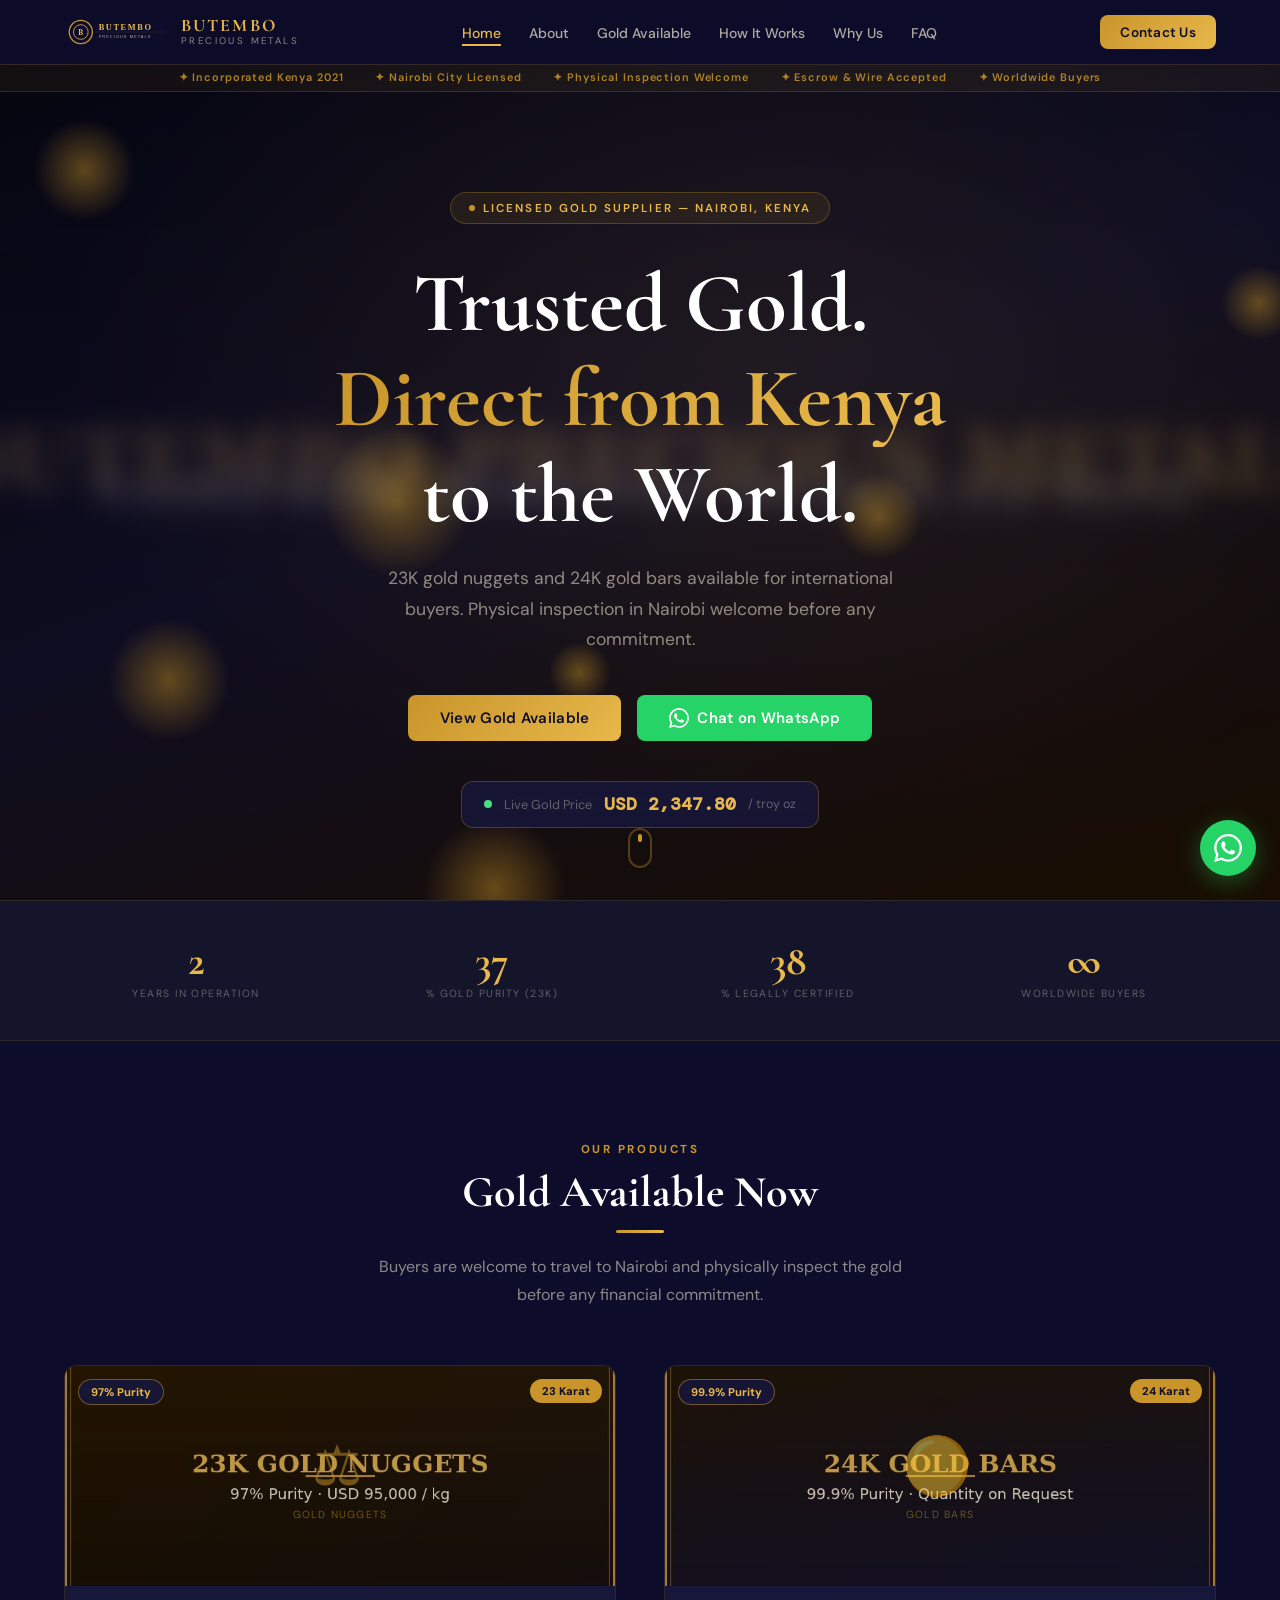
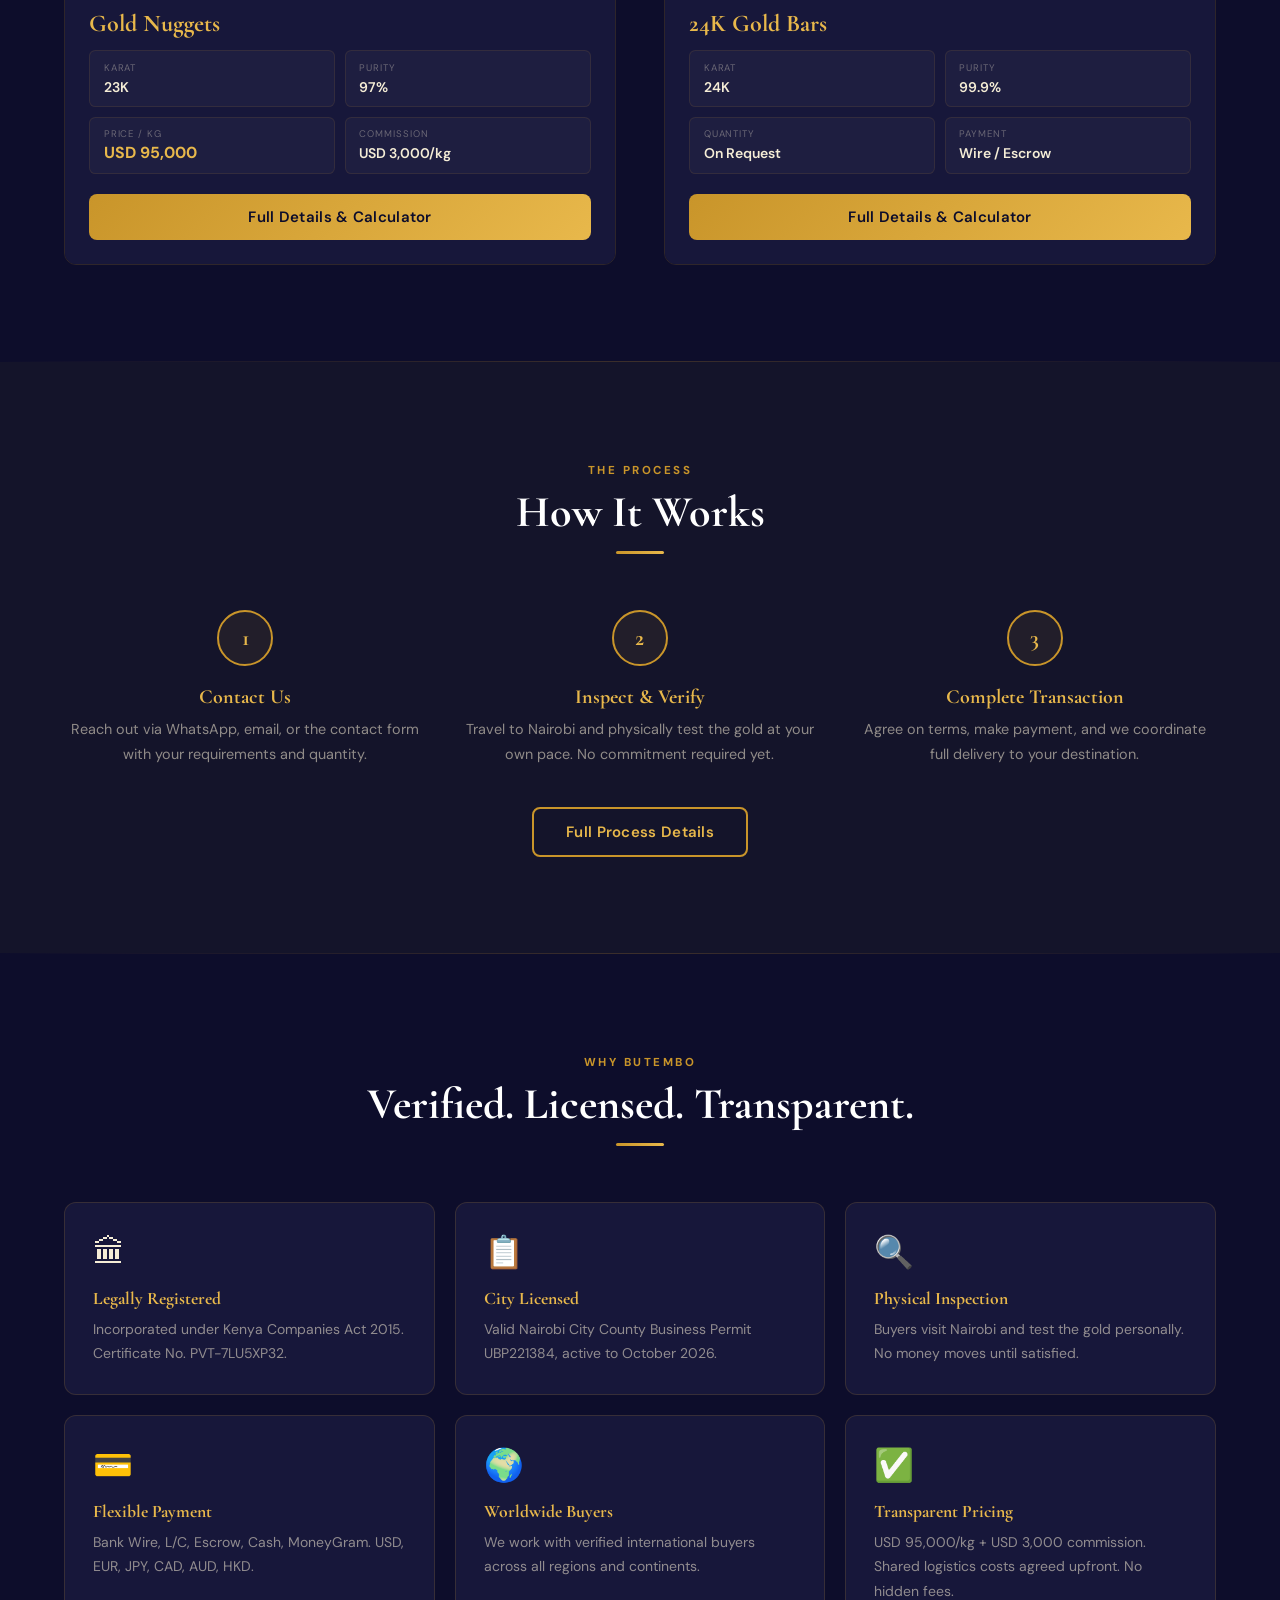
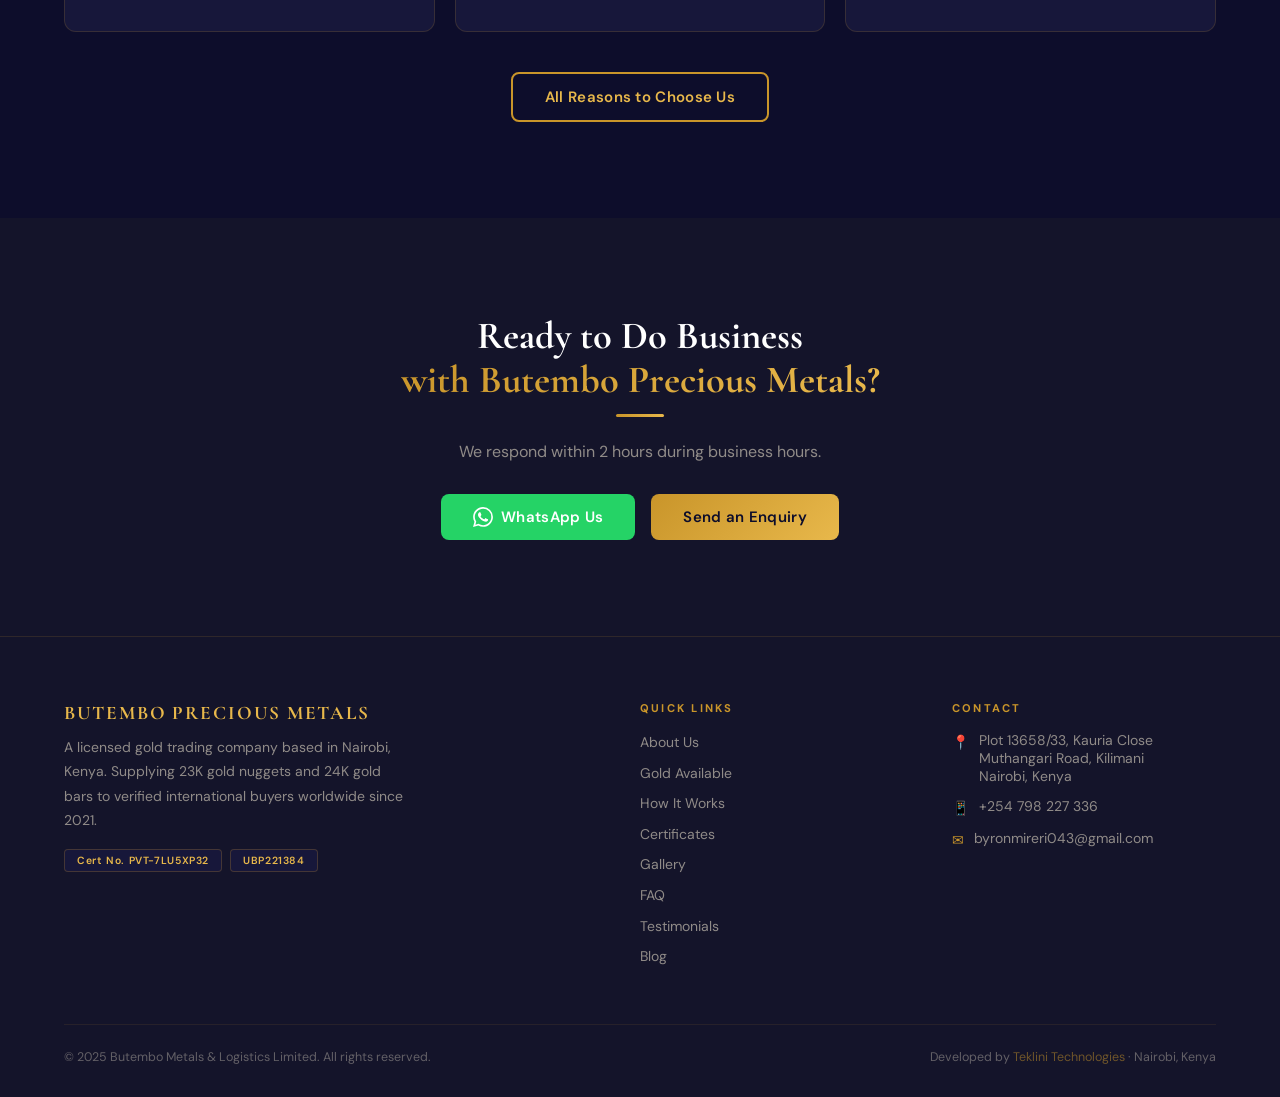
<file: index.html>
<!DOCTYPE html>
<html lang="en">
<head>
  <meta charset="UTF-8"/>
  <meta name="viewport" content="width=device-width,initial-scale=1.0"/>
  <meta name="description" content="Licensed gold supplier in Nairobi, Kenya. 23K gold nuggets and 24K gold bars for international buyers. Physical inspection welcome."/>
  <meta property="og:title" content="Butembo Precious Metals | Trusted Gold from Kenya to the World"/>
  <meta property="og:image" content="images/og.jpg"/>
  <meta property="og:type" content="website"/>
  <title>Butembo Precious Metals | Trusted Gold from Kenya to the World</title>
  <link rel="icon" type="image/png" href="images/favicon.png"/>
  <link rel="preconnect" href="https://fonts.googleapis.com"/>
  <link rel="preconnect" href="https://fonts.gstatic.com" crossorigin/>
  <link href="https://fonts.googleapis.com/css2?family=Cormorant+Garamond:wght@400;600;700&family=DM+Sans:wght@300;400;500;600&family=DM+Mono&display=swap" rel="stylesheet"/>
  <link rel="stylesheet" href="css/styles.css"/>
</head>
<body>
<nav id="navbar">
  <div class="container">
    <div class="nav-inner">
      <a href="index.html" class="nav-logo">
        <img src="images/logo.svg" alt="Butembo Precious Metals" style="height:42px;width:auto;"/>
        <div><div class="nav-logo-text-main">BUTEMBO</div><div class="nav-logo-text-sub">Precious Metals</div></div>
      </a>
      <ul class="nav-links"><li><a href="index.html" class="active">Home</a></li>
<li><a href="about.html" >About</a></li>
<li><a href="gold.html" >Gold Available</a></li>
<li><a href="how.html" >How It Works</a></li>
<li><a href="why.html" >Why Us</a></li>
<li><a href="faq.html" >FAQ</a></li></ul>
      <a href="contact.html" class="btn btn-gold btn-sm nav-cta">Contact Us</a>
      <button class="nav-menu-btn" id="menu-btn" aria-label="Open menu">
        <svg width="22" height="22" fill="none" stroke="currentColor" stroke-width="2" viewBox="0 0 24 24"><path stroke-linecap="round" stroke-linejoin="round" d="M4 6h16M4 12h16M4 18h16"/></svg>
      </button>
    </div>
  </div>
  <div class="mobile-menu" id="mobile-menu">
    <a href="index.html">Home</a><a href="about.html">About Us</a><a href="gold.html">Gold Available</a>
    <a href="how.html">How It Works</a><a href="why.html">Why Choose Us</a><a href="gallery.html">Gallery</a>
    <a href="certificates.html">Certificates</a><a href="faq.html">FAQ</a>
    <a href="testimonials.html">Testimonials</a><a href="blog.html">Blog</a>
    <a href="contact.html" class="btn btn-gold" style="display:block;text-align:center;margin-top:.75rem;">Contact Us</a>
  </div>
</nav>
<div class="trust-strip">
  <div class="trust-strip-inner">
    <span class="trust-badge">&#10022; Incorporated Kenya 2021</span>
    <span class="trust-badge">&#10022; Nairobi City Licensed</span>
    <span class="trust-badge">&#10022; Physical Inspection Welcome</span>
    <span class="trust-badge">&#10022; Escrow &amp; Wire Accepted</span>
    <span class="trust-badge">&#10022; Worldwide Buyers</span>
  </div>
</div>
<main>

<section class="hero">
  <div class="hero-bg">
    <div class="hero-gradient"></div>
    <div class="hero-particles"></div>
    <div style="position:absolute;inset:0;background:url('images/hero.jpg') center/cover no-repeat;opacity:.25; filter: blur(12px); transform: scale(1.1);"></div>
  </div>
  <div class="hero-content" data-aos="fade-up">
    <div class="hero-badge" data-aos="fade-down"><span class="pulse-dot"></span>Licensed Gold Supplier &mdash; Nairobi, Kenya</div>
    <h1 class="serif"><span style="color:#fff;">Trusted Gold.</span><span class="grad-gold">Direct from Kenya</span><span style="color:#fff;">to the World.</span></h1>
    <p>23K gold nuggets and 24K gold bars available for international buyers. Physical inspection in Nairobi welcome before any commitment.</p>
    <div class="hero-btns">
      <a href="gold.html" class="btn btn-gold">View Gold Available</a>
      <a href="https://wa.me/254798227336?text=Hello%20Butembo%2C%20I%20am%20interested%20in%20purchasing%20gold.%20Please%20advise%20on%20availability." target="_blank" class="btn btn-wa"><svg width="20" height="20" fill="currentColor" viewBox="0 0 24 24"><path d="M17.472 14.382c-.297-.149-1.758-.867-2.03-.967-.273-.099-.471-.148-.67.15-.197.297-.767.966-.94 1.164-.173.199-.347.223-.644.075-.297-.15-1.255-.463-2.39-1.475-.883-.788-1.48-1.761-1.653-2.059-.173-.297-.018-.458.13-.606.134-.133.298-.347.446-.52.149-.174.198-.298.298-.497.099-.198.05-.371-.025-.52-.075-.149-.669-1.612-.916-2.207-.242-.579-.487-.5-.669-.51-.173-.008-.371-.01-.57-.01-.198 0-.52.074-.792.372-.272.297-1.04 1.016-1.04 2.479 0 1.462 1.065 2.875 1.213 3.074.149.198 2.096 3.2 5.077 4.487.709.306 1.262.489 1.694.625.712.227 1.36.195 1.871.118.571-.085 1.758-.719 2.006-1.413.248-.694.248-1.289.173-1.413-.074-.124-.272-.198-.57-.347m-5.421 7.403h-.004a9.87 9.87 0 01-5.031-1.378l-.361-.214-3.741.982.998-3.648-.235-.374a9.86 9.86 0 01-1.51-5.26c.001-5.45 4.436-9.884 9.888-9.884 2.64 0 5.122 1.03 6.988 2.898a9.825 9.825 0 012.893 6.994c-.003 5.45-4.437 9.884-9.885 9.884m8.413-18.297A11.815 11.815 0 0012.05 0C5.495 0 .16 5.335.157 11.892c0 2.096.547 4.142 1.588 5.945L.057 24l6.305-1.654a11.882 11.882 0 005.683 1.448h.005c6.554 0 11.89-5.335 11.893-11.893a11.821 11.821 0 00-3.48-8.413z"/></svg> Chat on WhatsApp</a>
    </div>
    <div class="ticker-pill">
      <span class="ticker-dot"></span>
      <span class="ticker-label">Live Gold Price</span>
      <span class="ticker-val" id="gold-price-display">Loading...</span>
      <span class="ticker-unit">/ troy oz</span>
    </div>
  </div>
  <div class="scroll-hint"><div class="scroll-hint-inner"><div class="scroll-hint-dot"></div></div></div>
</section>

<div class="stats-bar">
  <div class="container">
    <div class="stats-grid">
      <div data-aos="fade-up"><div class="stat-val counter" data-target="4">0</div><div class="stat-label">Years in Operation</div></div>
      <div data-aos="fade-up" data-aos-delay="100"><div class="stat-val counter" data-target="97">0</div><div class="stat-label">% Gold Purity (23K)</div></div>
      <div data-aos="fade-up" data-aos-delay="200"><div class="stat-val counter" data-target="100">0</div><div class="stat-label">% Legally Certified</div></div>
      <div data-aos="fade-up" data-aos-delay="300"><div class="stat-val">&infin;</div><div class="stat-label">Worldwide Buyers</div></div>
    </div>
  </div>
</div>

<section class="section">
  <div class="container">
    <div class="section-head">
      <span class="section-tag">Our Products</span>
      <h2 class="section-title serif">Gold Available Now</h2>
      <div class="gold-rule"></div>
      <p class="section-sub">Buyers are welcome to travel to Nairobi and physically inspect the gold before any financial commitment.</p>
    </div>
    <div class="grid-2">
      <div class="product-card" data-aos="fade-right">
        <div class="product-img">
          <img src="images/nuggets.jpg" alt="23K Gold Nuggets"/>
          <div class="product-img-fallback"><span class="icon">&#9878;</span><span>Gold Nuggets</span></div>
          <span class="product-badge product-badge-karat">23 Karat</span>
          <span class="product-badge product-badge-purity">97% Purity</span>
        </div>
        <div class="product-body">
          <h3 class="serif" style="font-size:1.5rem;color:var(--gold2);margin-bottom:.75rem;">Gold Nuggets</h3>
          <div class="spec-grid" style="margin-bottom:1.25rem;">
            <div class="spec-item"><span class="spec-label">Karat</span><span class="spec-val">23K</span></div><div class="spec-item"><span class="spec-label">Purity</span><span class="spec-val">97%</span></div><div class="spec-item"><span class="spec-label">Price / kg</span><span class="spec-val highlight">USD 95,000</span></div><div class="spec-item"><span class="spec-label">Commission</span><span class="spec-val">USD 3,000/kg</span></div>
          </div>
          <a href="gold.html" class="btn btn-gold" style="width:100%;justify-content:center;">Full Details &amp; Calculator</a>
        </div>
      </div>
      <div class="product-card" data-aos="fade-left">
        <div class="product-img">
          <img src="images/bars.jpg" alt="24K Gold Bars"/>
          <div class="product-img-fallback"><span class="icon">&#128993;</span><span>Gold Bars</span></div>
          <span class="product-badge product-badge-karat">24 Karat</span>
          <span class="product-badge product-badge-purity">99.9% Purity</span>
        </div>
        <div class="product-body">
          <h3 class="serif" style="font-size:1.5rem;color:var(--gold2);margin-bottom:.75rem;">24K Gold Bars</h3>
          <div class="spec-grid" style="margin-bottom:1.25rem;">
            <div class="spec-item"><span class="spec-label">Karat</span><span class="spec-val">24K</span></div><div class="spec-item"><span class="spec-label">Purity</span><span class="spec-val">99.9%</span></div><div class="spec-item"><span class="spec-label">Quantity</span><span class="spec-val">On Request</span></div><div class="spec-item"><span class="spec-label">Payment</span><span class="spec-val">Wire / Escrow</span></div>
          </div>
          <a href="gold.html" class="btn btn-gold" style="width:100%;justify-content:center;">Full Details &amp; Calculator</a>
        </div>
      </div>
    </div>
  </div>
</section>

<div class="section-divider"></div>

<section class="section" style="background:var(--navyL);">
  <div class="container">
    <div class="section-head">
      <span class="section-tag">The Process</span>
      <h2 class="section-title serif">How It Works</h2>
      <div class="gold-rule"></div>
    </div>
    <div class="steps-grid">
      <div style="text-align:center;" data-aos="fade-up"><div class="step-num">1</div><h3 class="serif" style="font-size:1.25rem;color:var(--gold2);margin-bottom:.5rem;">Contact Us</h3><p style="color:var(--gray);font-size:.9rem;line-height:1.75;">Reach out via WhatsApp, email, or the contact form with your requirements and quantity.</p></div>
      <div style="text-align:center;" data-aos="fade-up" data-aos-delay="120"><div class="step-num">2</div><h3 class="serif" style="font-size:1.25rem;color:var(--gold2);margin-bottom:.5rem;">Inspect &amp; Verify</h3><p style="color:var(--gray);font-size:.9rem;line-height:1.75;">Travel to Nairobi and physically test the gold at your own pace. No commitment required yet.</p></div>
      <div style="text-align:center;" data-aos="fade-up" data-aos-delay="240"><div class="step-num">3</div><h3 class="serif" style="font-size:1.25rem;color:var(--gold2);margin-bottom:.5rem;">Complete Transaction</h3><p style="color:var(--gray);font-size:.9rem;line-height:1.75;">Agree on terms, make payment, and we coordinate full delivery to your destination.</p></div>
    </div>
    <div style="text-align:center;margin-top:2.5rem;" data-aos="fade-up"><a href="how.html" class="btn btn-outline">Full Process Details</a></div>
  </div>
</section>

<div class="section-divider"></div>

<section class="section">
  <div class="container">
    <div class="section-head">
      <span class="section-tag">Why Butembo</span>
      <h2 class="section-title serif">Verified. Licensed. Transparent.</h2>
      <div class="gold-rule"></div>
    </div>
    <div class="trust-grid">
      <div class="card" data-aos="fade-up"><span class="trust-icon">&#127963;</span><h4 class="serif" style="color:var(--gold2);font-size:1.1rem;margin-bottom:.5rem;">Legally Registered</h4><p style="color:var(--gray);font-size:.875rem;line-height:1.75;">Incorporated under Kenya Companies Act 2015. Certificate No. PVT-7LU5XP32.</p></div>
      <div class="card" data-aos="fade-up" data-aos-delay="80"><span class="trust-icon">&#128203;</span><h4 class="serif" style="color:var(--gold2);font-size:1.1rem;margin-bottom:.5rem;">City Licensed</h4><p style="color:var(--gray);font-size:.875rem;line-height:1.75;">Valid Nairobi City County Business Permit UBP221384, active to October 2026.</p></div>
      <div class="card" data-aos="fade-up" data-aos-delay="160"><span class="trust-icon">&#128269;</span><h4 class="serif" style="color:var(--gold2);font-size:1.1rem;margin-bottom:.5rem;">Physical Inspection</h4><p style="color:var(--gray);font-size:.875rem;line-height:1.75;">Buyers visit Nairobi and test the gold personally. No money moves until satisfied.</p></div>
      <div class="card" data-aos="fade-up" data-aos-delay="240"><span class="trust-icon">&#128179;</span><h4 class="serif" style="color:var(--gold2);font-size:1.1rem;margin-bottom:.5rem;">Flexible Payment</h4><p style="color:var(--gray);font-size:.875rem;line-height:1.75;">Bank Wire, L/C, Escrow, Cash, MoneyGram. USD, EUR, JPY, CAD, AUD, HKD.</p></div>
      <div class="card" data-aos="fade-up" data-aos-delay="320"><span class="trust-icon">&#127757;</span><h4 class="serif" style="color:var(--gold2);font-size:1.1rem;margin-bottom:.5rem;">Worldwide Buyers</h4><p style="color:var(--gray);font-size:.875rem;line-height:1.75;">We work with verified international buyers across all regions and continents.</p></div>
      <div class="card" data-aos="fade-up" data-aos-delay="400"><span class="trust-icon">&#9989;</span><h4 class="serif" style="color:var(--gold2);font-size:1.1rem;margin-bottom:.5rem;">Transparent Pricing</h4><p style="color:var(--gray);font-size:.875rem;line-height:1.75;">USD 95,000/kg + USD 3,000 commission. Shared logistics costs agreed upfront. No hidden fees.</p></div>
    </div>
    <div style="text-align:center;margin-top:2.5rem;" data-aos="fade-up"><a href="why.html" class="btn btn-outline">All Reasons to Choose Us</a></div>
  </div>
</section>

<section class="section" style="background:var(--navyL);text-align:center;">
  <div class="container-sm" data-aos="fade-up">
    <h2 class="serif" style="font-size:clamp(1.6rem,3.5vw,2.4rem);color:#fff;margin-bottom:.75rem;">Ready to Do Business<br/><span class="grad-gold">with Butembo Precious Metals?</span></h2>
    <div class="gold-rule" style="margin:.75rem auto 1.5rem;"></div>
    <p style="color:var(--gray);margin-bottom:2rem;">We respond within 2 hours during business hours.</p>
    <div style="display:flex;gap:1rem;justify-content:center;flex-wrap:wrap;">
      <a href="https://wa.me/254798227336?text=Hello%20Butembo%2C%20I%20am%20ready%20to%20discuss%20a%20gold%20purchase." target="_blank" class="btn btn-wa"><svg width="20" height="20" fill="currentColor" viewBox="0 0 24 24"><path d="M17.472 14.382c-.297-.149-1.758-.867-2.03-.967-.273-.099-.471-.148-.67.15-.197.297-.767.966-.94 1.164-.173.199-.347.223-.644.075-.297-.15-1.255-.463-2.39-1.475-.883-.788-1.48-1.761-1.653-2.059-.173-.297-.018-.458.13-.606.134-.133.298-.347.446-.52.149-.174.198-.298.298-.497.099-.198.05-.371-.025-.52-.075-.149-.669-1.612-.916-2.207-.242-.579-.487-.5-.669-.51-.173-.008-.371-.01-.57-.01-.198 0-.52.074-.792.372-.272.297-1.04 1.016-1.04 2.479 0 1.462 1.065 2.875 1.213 3.074.149.198 2.096 3.2 5.077 4.487.709.306 1.262.489 1.694.625.712.227 1.36.195 1.871.118.571-.085 1.758-.719 2.006-1.413.248-.694.248-1.289.173-1.413-.074-.124-.272-.198-.57-.347m-5.421 7.403h-.004a9.87 9.87 0 01-5.031-1.378l-.361-.214-3.741.982.998-3.648-.235-.374a9.86 9.86 0 01-1.51-5.26c.001-5.45 4.436-9.884 9.888-9.884 2.64 0 5.122 1.03 6.988 2.898a9.825 9.825 0 012.893 6.994c-.003 5.45-4.437 9.884-9.885 9.884m8.413-18.297A11.815 11.815 0 0012.05 0C5.495 0 .16 5.335.157 11.892c0 2.096.547 4.142 1.588 5.945L.057 24l6.305-1.654a11.882 11.882 0 005.683 1.448h.005c6.554 0 11.89-5.335 11.893-11.893a11.821 11.821 0 00-3.48-8.413z"/></svg> WhatsApp Us</a>
      <a href="contact.html" class="btn btn-gold">Send an Enquiry</a>
    </div>
  </div>
</section>
</main>

<footer>
  <div class="container">
    <div class="footer-grid">
      <div>
        <div class="footer-logo-text">BUTEMBO PRECIOUS METALS</div>
        <p class="footer-desc">A licensed gold trading company based in Nairobi, Kenya. Supplying 23K gold nuggets and 24K gold bars to verified international buyers worldwide since 2021.</p>
        <div class="footer-certs">
          <span class="footer-cert">Cert No. PVT-7LU5XP32</span>
          <span class="footer-cert">UBP221384</span>
        </div>
      </div>
      <div>
        <div class="footer-col-title">Quick Links</div>
        <ul class="footer-links">
          <li><a href="about.html">About Us</a></li>
          <li><a href="gold.html">Gold Available</a></li>
          <li><a href="how.html">How It Works</a></li>
          <li><a href="certificates.html">Certificates</a></li>
          <li><a href="gallery.html">Gallery</a></li>
          <li><a href="faq.html">FAQ</a></li>
          <li><a href="testimonials.html">Testimonials</a></li>
          <li><a href="blog.html">Blog</a></li>
        </ul>
      </div>
      <div>
        <div class="footer-col-title">Contact</div>
        <div class="footer-contact-item"><span class="icon">&#128205;</span><span>Plot 13658/33, Kauria Close<br/>Muthangari Road, Kilimani<br/>Nairobi, Kenya</span></div>
        <div class="footer-contact-item"><span class="icon">&#128241;</span><a href="https://wa.me/254798227336?text=Hello%20Butembo%20Precious%20Metals%2C%20I%20would%20like%20to%20enquire%20about%20your%20gold." target="_blank">+254 798 227 336</a></div>
        <div class="footer-contact-item"><span class="icon">&#9993;</span><a href="mailto:byronmireri043@gmail.com">byronmireri043@gmail.com</a></div>
      </div>
    </div>
    <div class="footer-bottom">
      <span>&copy; 2025 Butembo Metals &amp; Logistics Limited. All rights reserved.</span>
      <span>Developed by <a href="#">Teklini Technologies</a> &middot; Nairobi, Kenya</span>
    </div>
  </div>
</footer>
<a href="https://wa.me/254798227336?text=Hello%20Butembo%20Precious%20Metals%2C%20I%20would%20like%20to%20enquire%20about%20your%20gold." target="_blank" rel="noopener" class="wa-float" aria-label="Chat on WhatsApp">
  <svg viewBox="0 0 24 24" fill="white"><path d="M17.472 14.382c-.297-.149-1.758-.867-2.03-.967-.273-.099-.471-.148-.67.15-.197.297-.767.966-.94 1.164-.173.199-.347.223-.644.075-.297-.15-1.255-.463-2.39-1.475-.883-.788-1.48-1.761-1.653-2.059-.173-.297-.018-.458.13-.606.134-.133.298-.347.446-.52.149-.174.198-.298.298-.497.099-.198.05-.371-.025-.52-.075-.149-.669-1.612-.916-2.207-.242-.579-.487-.5-.669-.51-.173-.008-.371-.01-.57-.01-.198 0-.52.074-.792.372-.272.297-1.04 1.016-1.04 2.479 0 1.462 1.065 2.875 1.213 3.074.149.198 2.096 3.2 5.077 4.487.709.306 1.262.489 1.694.625.712.227 1.36.195 1.871.118.571-.085 1.758-.719 2.006-1.413.248-.694.248-1.289.173-1.413-.074-.124-.272-.198-.57-.347m-5.421 7.403h-.004a9.87 9.87 0 01-5.031-1.378l-.361-.214-3.741.982.998-3.648-.235-.374a9.86 9.86 0 01-1.51-5.26c.001-5.45 4.436-9.884 9.888-9.884 2.64 0 5.122 1.03 6.988 2.898a9.825 9.825 0 012.893 6.994c-.003 5.45-4.437 9.884-9.885 9.884m8.413-18.297A11.815 11.815 0 0012.05 0C5.495 0 .16 5.335.157 11.892c0 2.096.547 4.142 1.588 5.945L.057 24l6.305-1.654a11.882 11.882 0 005.683 1.448h.005c6.554 0 11.89-5.335 11.893-11.893a11.821 11.821 0 00-3.48-8.413z"/></svg>
</a>
<script src="js/main.js"></script>
</body>
</html>
</file>
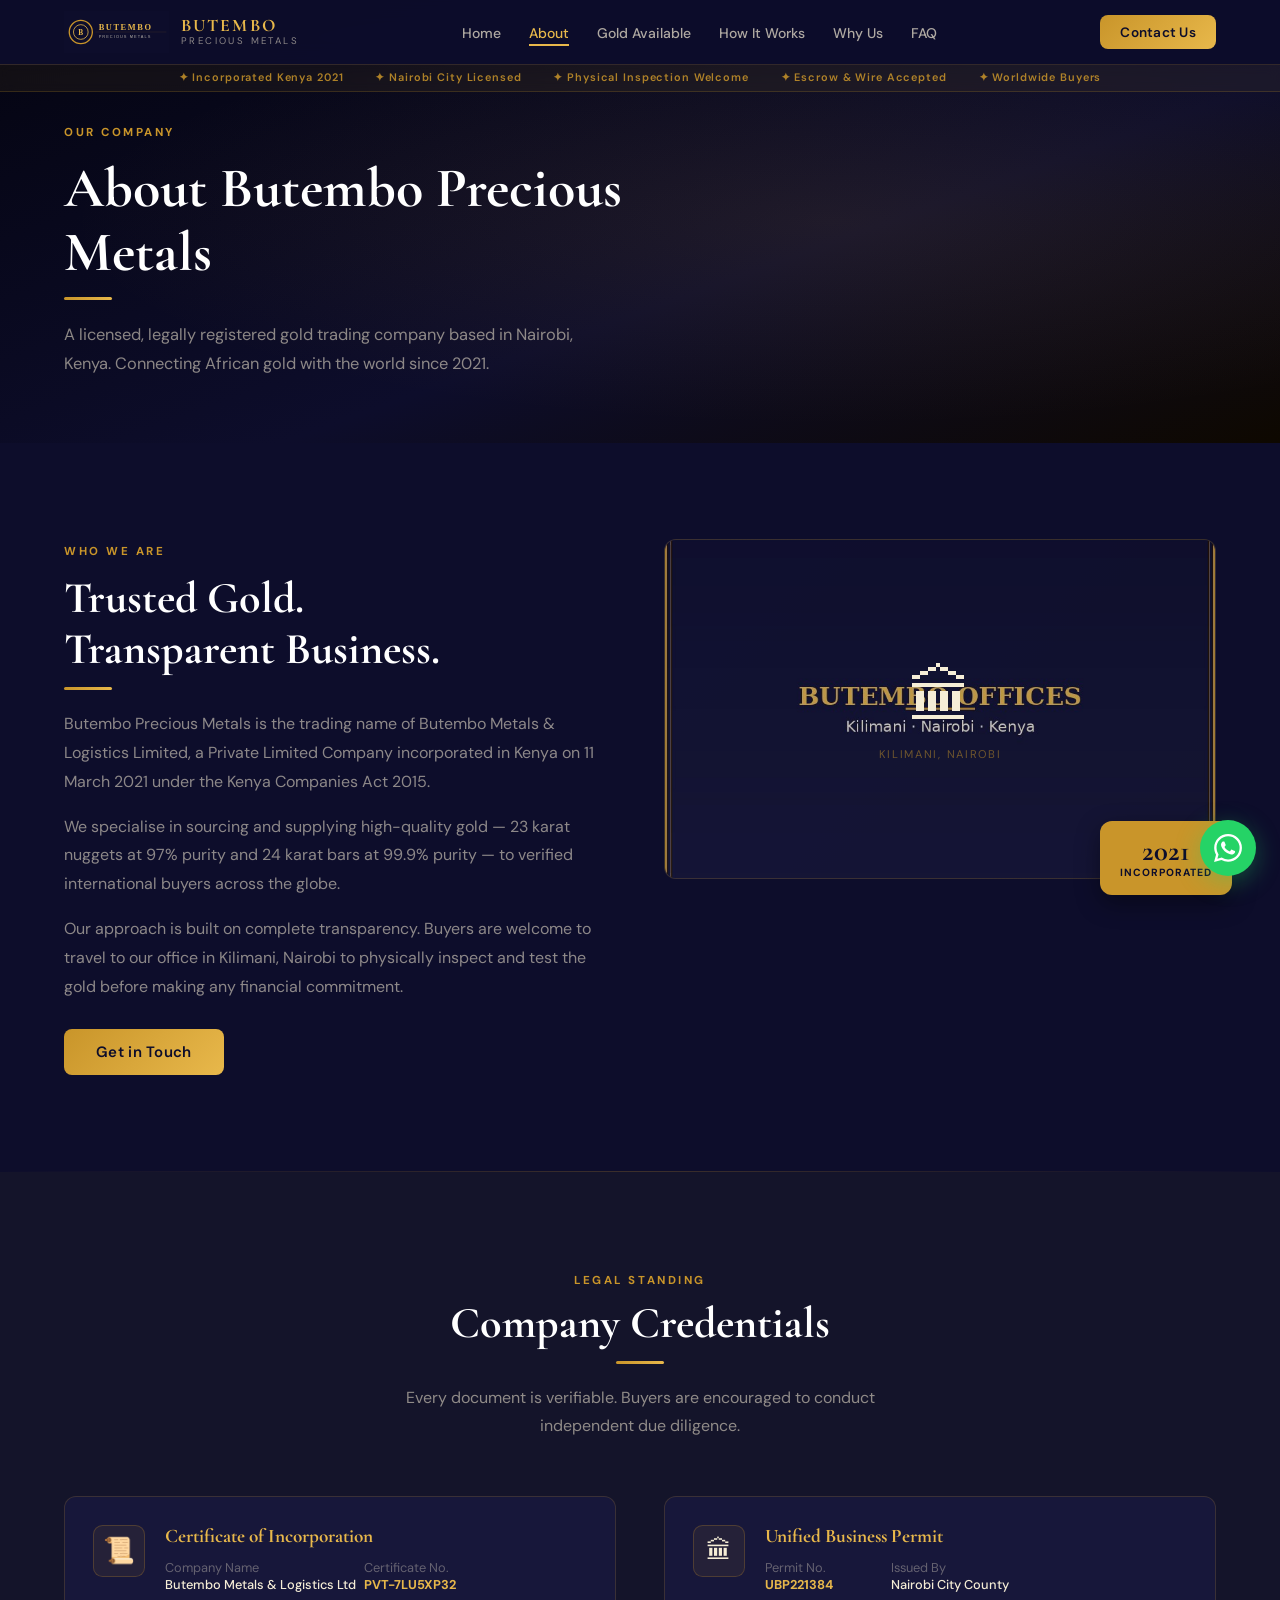
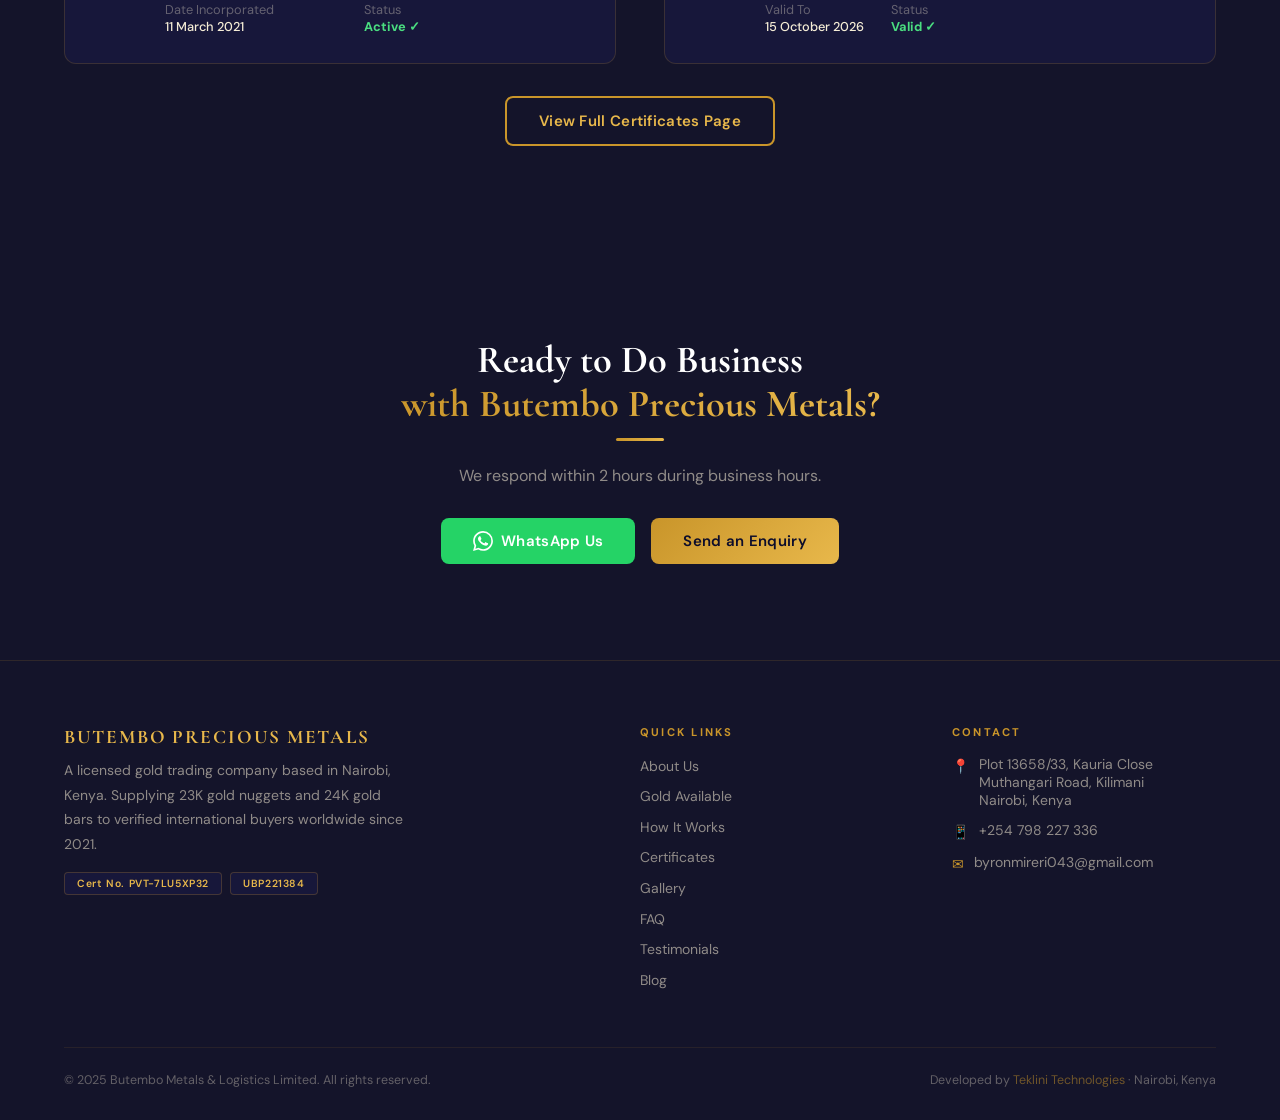
<file: about.html>
<!DOCTYPE html>
<html lang="en">
<head>
  <meta charset="UTF-8"/>
  <meta name="viewport" content="width=device-width,initial-scale=1.0"/>
  <meta name="description" content="Learn about Butembo Metals &amp; Logistics Limited — incorporated Kenya 2021, city licensed, supplying gold to international buyers."/>
  <meta property="og:title" content="About Us | Butembo Precious Metals"/>
  <meta property="og:image" content="images/og.jpg"/>
  <meta property="og:type" content="website"/>
  <title>About Us | Butembo Precious Metals</title>
  <link rel="icon" type="image/png" href="images/favicon.png"/>
  <link rel="preconnect" href="https://fonts.googleapis.com"/>
  <link rel="preconnect" href="https://fonts.gstatic.com" crossorigin/>
  <link href="https://fonts.googleapis.com/css2?family=Cormorant+Garamond:wght@400;600;700&family=DM+Sans:wght@300;400;500;600&family=DM+Mono&display=swap" rel="stylesheet"/>
  <link rel="stylesheet" href="css/styles.css"/>
</head>
<body>
<nav id="navbar">
  <div class="container">
    <div class="nav-inner">
      <a href="index.html" class="nav-logo">
        <img src="images/logo.svg" alt="Butembo Precious Metals" style="height:42px;width:auto;"/>
        <div><div class="nav-logo-text-main">BUTEMBO</div><div class="nav-logo-text-sub">Precious Metals</div></div>
      </a>
      <ul class="nav-links"><li><a href="index.html" >Home</a></li>
<li><a href="about.html" class="active">About</a></li>
<li><a href="gold.html" >Gold Available</a></li>
<li><a href="how.html" >How It Works</a></li>
<li><a href="why.html" >Why Us</a></li>
<li><a href="faq.html" >FAQ</a></li></ul>
      <a href="contact.html" class="btn btn-gold btn-sm nav-cta">Contact Us</a>
      <button class="nav-menu-btn" id="menu-btn" aria-label="Open menu">
        <svg width="22" height="22" fill="none" stroke="currentColor" stroke-width="2" viewBox="0 0 24 24"><path stroke-linecap="round" stroke-linejoin="round" d="M4 6h16M4 12h16M4 18h16"/></svg>
      </button>
    </div>
  </div>
  <div class="mobile-menu" id="mobile-menu">
    <a href="index.html">Home</a><a href="about.html">About Us</a><a href="gold.html">Gold Available</a>
    <a href="how.html">How It Works</a><a href="why.html">Why Choose Us</a><a href="gallery.html">Gallery</a>
    <a href="certificates.html">Certificates</a><a href="faq.html">FAQ</a>
    <a href="testimonials.html">Testimonials</a><a href="blog.html">Blog</a>
    <a href="contact.html" class="btn btn-gold" style="display:block;text-align:center;margin-top:.75rem;">Contact Us</a>
  </div>
</nav>
<div class="trust-strip">
  <div class="trust-strip-inner">
    <span class="trust-badge">&#10022; Incorporated Kenya 2021</span>
    <span class="trust-badge">&#10022; Nairobi City Licensed</span>
    <span class="trust-badge">&#10022; Physical Inspection Welcome</span>
    <span class="trust-badge">&#10022; Escrow &amp; Wire Accepted</span>
    <span class="trust-badge">&#10022; Worldwide Buyers</span>
  </div>
</div>
<main>

<div class="page-hero page-offset">
  <div class="container page-hero-content">
    <span class="section-tag" data-aos="fade-up">Our Company</span>
    <h1 class="serif" style="font-size:clamp(2.2rem,5vw,3.5rem);color:#fff;max-width:640px;margin-top:.4rem;" data-aos="fade-up" data-aos-delay="80">About Butembo Precious Metals</h1>
    <div class="gold-rule" data-aos="fade-up" data-aos-delay="160"></div>
    <p style="color:var(--gray);max-width:520px;line-height:1.8;font-size:1.025rem;" data-aos="fade-up" data-aos-delay="220">A licensed, legally registered gold trading company based in Nairobi, Kenya. Connecting African gold with the world since 2021.</p>
  </div>
</div>
<section class="section">
  <div class="container">
    <div class="grid-2">
      <div data-aos="fade-right">
        <span class="section-tag">Who We Are</span>
        <h2 class="section-title serif" style="margin-top:.3rem;">Trusted Gold.<br/>Transparent Business.</h2>
        <div class="gold-rule"></div>
        <p style="color:var(--gray);line-height:1.8;margin-bottom:1rem;">Butembo Precious Metals is the trading name of Butembo Metals &amp; Logistics Limited, a Private Limited Company incorporated in Kenya on 11 March 2021 under the Kenya Companies Act 2015.</p>
        <p style="color:var(--gray);line-height:1.8;margin-bottom:1rem;">We specialise in sourcing and supplying high-quality gold — 23 karat nuggets at 97% purity and 24 karat bars at 99.9% purity — to verified international buyers across the globe.</p>
        <p style="color:var(--gray);line-height:1.8;margin-bottom:1.75rem;">Our approach is built on complete transparency. Buyers are welcome to travel to our office in Kilimani, Nairobi to physically inspect and test the gold before making any financial commitment.</p>
        <a href="contact.html" class="btn btn-gold">Get in Touch</a>
      </div>
      <div data-aos="fade-left">
        <div style="position:relative;">
          <div style="border-radius:.75rem;overflow:hidden;height:340px;background:linear-gradient(135deg,var(--card),var(--navyL));border:1px solid rgba(201,149,42,.2);display:flex;align-items:center;justify-content:center;">
            <img src="images/office.jpg" alt="Butembo Office" style="width:100%;height:100%;object-fit:cover;opacity:.8;"/>
            <div style="position:absolute;inset:0;display:flex;align-items:center;justify-content:center;flex-direction:column;gap:.5rem;">
              <span style="font-size:4rem;">&#127963;</span>
              <span style="font-size:.7rem;color:rgba(201,149,42,.5);text-transform:uppercase;letter-spacing:.15em;">Kilimani, Nairobi</span>
            </div>
          </div>
          <div style="position:absolute;bottom:-1rem;right:-1rem;background:var(--gold);color:var(--navy);padding:1rem 1.25rem;border-radius:.75rem;text-align:center;font-weight:700;box-shadow:0 8px 24px rgba(0,0,0,.4);">
            <div class="serif" style="font-size:1.8rem;line-height:1;">2021</div>
            <div style="font-size:.65rem;text-transform:uppercase;letter-spacing:.1em;">Incorporated</div>
          </div>
        </div>
      </div>
    </div>
  </div>
</section>
<div class="section-divider"></div>
<section class="section" style="background:var(--navyL);">
  <div class="container">
    <div class="section-head">
      <span class="section-tag">Legal Standing</span>
      <h2 class="section-title serif">Company Credentials</h2>
      <div class="gold-rule"></div>
      <p class="section-sub">Every document is verifiable. Buyers are encouraged to conduct independent due diligence.</p>
    </div>
    <div class="grid-2">
      <div class="cred-card" data-aos="fade-right">
        <div class="cred-icon">&#128220;</div>
        <div>
          <h3 class="serif" style="color:var(--gold2);font-size:1.2rem;margin-bottom:.75rem;">Certificate of Incorporation</h3>
          <div class="cred-rows">
            <div class="cred-row"><span class="cl">Company Name</span><br/><span class="cv">Butembo Metals &amp; Logistics Ltd</span></div>
            <div class="cred-row"><span class="cl">Certificate No.</span><br/><span class="cv bold">PVT-7LU5XP32</span></div>
            <div class="cred-row"><span class="cl">Date Incorporated</span><br/><span class="cv">11 March 2021</span></div>
            <div class="cred-row"><span class="cl">Status</span><br/><span class="cv active">Active &#10003;</span></div>
          </div>
        </div>
      </div>
      <div class="cred-card" data-aos="fade-left">
        <div class="cred-icon">&#127963;</div>
        <div>
          <h3 class="serif" style="color:var(--gold2);font-size:1.2rem;margin-bottom:.75rem;">Unified Business Permit</h3>
          <div class="cred-rows">
            <div class="cred-row"><span class="cl">Permit No.</span><br/><span class="cv bold">UBP221384</span></div>
            <div class="cred-row"><span class="cl">Issued By</span><br/><span class="cv">Nairobi City County</span></div>
            <div class="cred-row"><span class="cl">Valid To</span><br/><span class="cv">15 October 2026</span></div>
            <div class="cred-row"><span class="cl">Status</span><br/><span class="cv active">Valid &#10003;</span></div>
          </div>
        </div>
      </div>
    </div>
    <div style="text-align:center;margin-top:2rem;" data-aos="fade-up">
      <a href="certificates.html" class="btn btn-outline">View Full Certificates Page</a>
    </div>
  </div>
</section>

<section class="section" style="background:var(--navyL);text-align:center;">
  <div class="container-sm" data-aos="fade-up">
    <h2 class="serif" style="font-size:clamp(1.6rem,3.5vw,2.4rem);color:#fff;margin-bottom:.75rem;">Ready to Do Business<br/><span class="grad-gold">with Butembo Precious Metals?</span></h2>
    <div class="gold-rule" style="margin:.75rem auto 1.5rem;"></div>
    <p style="color:var(--gray);margin-bottom:2rem;">We respond within 2 hours during business hours.</p>
    <div style="display:flex;gap:1rem;justify-content:center;flex-wrap:wrap;">
      <a href="https://wa.me/254798227336?text=Hello%20Butembo%2C%20I%20have%20reviewed%20your%20About%20page%20and%20would%20like%20to%20discuss%20purchasing%20gold." target="_blank" class="btn btn-wa"><svg width="20" height="20" fill="currentColor" viewBox="0 0 24 24"><path d="M17.472 14.382c-.297-.149-1.758-.867-2.03-.967-.273-.099-.471-.148-.67.15-.197.297-.767.966-.94 1.164-.173.199-.347.223-.644.075-.297-.15-1.255-.463-2.39-1.475-.883-.788-1.48-1.761-1.653-2.059-.173-.297-.018-.458.13-.606.134-.133.298-.347.446-.52.149-.174.198-.298.298-.497.099-.198.05-.371-.025-.52-.075-.149-.669-1.612-.916-2.207-.242-.579-.487-.5-.669-.51-.173-.008-.371-.01-.57-.01-.198 0-.52.074-.792.372-.272.297-1.04 1.016-1.04 2.479 0 1.462 1.065 2.875 1.213 3.074.149.198 2.096 3.2 5.077 4.487.709.306 1.262.489 1.694.625.712.227 1.36.195 1.871.118.571-.085 1.758-.719 2.006-1.413.248-.694.248-1.289.173-1.413-.074-.124-.272-.198-.57-.347m-5.421 7.403h-.004a9.87 9.87 0 01-5.031-1.378l-.361-.214-3.741.982.998-3.648-.235-.374a9.86 9.86 0 01-1.51-5.26c.001-5.45 4.436-9.884 9.888-9.884 2.64 0 5.122 1.03 6.988 2.898a9.825 9.825 0 012.893 6.994c-.003 5.45-4.437 9.884-9.885 9.884m8.413-18.297A11.815 11.815 0 0012.05 0C5.495 0 .16 5.335.157 11.892c0 2.096.547 4.142 1.588 5.945L.057 24l6.305-1.654a11.882 11.882 0 005.683 1.448h.005c6.554 0 11.89-5.335 11.893-11.893a11.821 11.821 0 00-3.48-8.413z"/></svg> WhatsApp Us</a>
      <a href="contact.html" class="btn btn-gold">Send an Enquiry</a>
    </div>
  </div>
</section>
</main>

<footer>
  <div class="container">
    <div class="footer-grid">
      <div>
        <div class="footer-logo-text">BUTEMBO PRECIOUS METALS</div>
        <p class="footer-desc">A licensed gold trading company based in Nairobi, Kenya. Supplying 23K gold nuggets and 24K gold bars to verified international buyers worldwide since 2021.</p>
        <div class="footer-certs">
          <span class="footer-cert">Cert No. PVT-7LU5XP32</span>
          <span class="footer-cert">UBP221384</span>
        </div>
      </div>
      <div>
        <div class="footer-col-title">Quick Links</div>
        <ul class="footer-links">
          <li><a href="about.html">About Us</a></li>
          <li><a href="gold.html">Gold Available</a></li>
          <li><a href="how.html">How It Works</a></li>
          <li><a href="certificates.html">Certificates</a></li>
          <li><a href="gallery.html">Gallery</a></li>
          <li><a href="faq.html">FAQ</a></li>
          <li><a href="testimonials.html">Testimonials</a></li>
          <li><a href="blog.html">Blog</a></li>
        </ul>
      </div>
      <div>
        <div class="footer-col-title">Contact</div>
        <div class="footer-contact-item"><span class="icon">&#128205;</span><span>Plot 13658/33, Kauria Close<br/>Muthangari Road, Kilimani<br/>Nairobi, Kenya</span></div>
        <div class="footer-contact-item"><span class="icon">&#128241;</span><a href="https://wa.me/254798227336?text=Hello%20Butembo%20Precious%20Metals%2C%20I%20would%20like%20to%20enquire%20about%20your%20gold." target="_blank">+254 798 227 336</a></div>
        <div class="footer-contact-item"><span class="icon">&#9993;</span><a href="mailto:byronmireri043@gmail.com">byronmireri043@gmail.com</a></div>
      </div>
    </div>
    <div class="footer-bottom">
      <span>&copy; 2025 Butembo Metals &amp; Logistics Limited. All rights reserved.</span>
      <span>Developed by <a href="#">Teklini Technologies</a> &middot; Nairobi, Kenya</span>
    </div>
  </div>
</footer>
<a href="https://wa.me/254798227336?text=Hello%20Butembo%20Precious%20Metals%2C%20I%20would%20like%20to%20enquire%20about%20your%20gold." target="_blank" rel="noopener" class="wa-float" aria-label="Chat on WhatsApp">
  <svg viewBox="0 0 24 24" fill="white"><path d="M17.472 14.382c-.297-.149-1.758-.867-2.03-.967-.273-.099-.471-.148-.67.15-.197.297-.767.966-.94 1.164-.173.199-.347.223-.644.075-.297-.15-1.255-.463-2.39-1.475-.883-.788-1.48-1.761-1.653-2.059-.173-.297-.018-.458.13-.606.134-.133.298-.347.446-.52.149-.174.198-.298.298-.497.099-.198.05-.371-.025-.52-.075-.149-.669-1.612-.916-2.207-.242-.579-.487-.5-.669-.51-.173-.008-.371-.01-.57-.01-.198 0-.52.074-.792.372-.272.297-1.04 1.016-1.04 2.479 0 1.462 1.065 2.875 1.213 3.074.149.198 2.096 3.2 5.077 4.487.709.306 1.262.489 1.694.625.712.227 1.36.195 1.871.118.571-.085 1.758-.719 2.006-1.413.248-.694.248-1.289.173-1.413-.074-.124-.272-.198-.57-.347m-5.421 7.403h-.004a9.87 9.87 0 01-5.031-1.378l-.361-.214-3.741.982.998-3.648-.235-.374a9.86 9.86 0 01-1.51-5.26c.001-5.45 4.436-9.884 9.888-9.884 2.64 0 5.122 1.03 6.988 2.898a9.825 9.825 0 012.893 6.994c-.003 5.45-4.437 9.884-9.885 9.884m8.413-18.297A11.815 11.815 0 0012.05 0C5.495 0 .16 5.335.157 11.892c0 2.096.547 4.142 1.588 5.945L.057 24l6.305-1.654a11.882 11.882 0 005.683 1.448h.005c6.554 0 11.89-5.335 11.893-11.893a11.821 11.821 0 00-3.48-8.413z"/></svg>
</a>
<script src="js/main.js"></script>
</body>
</html>
</file>
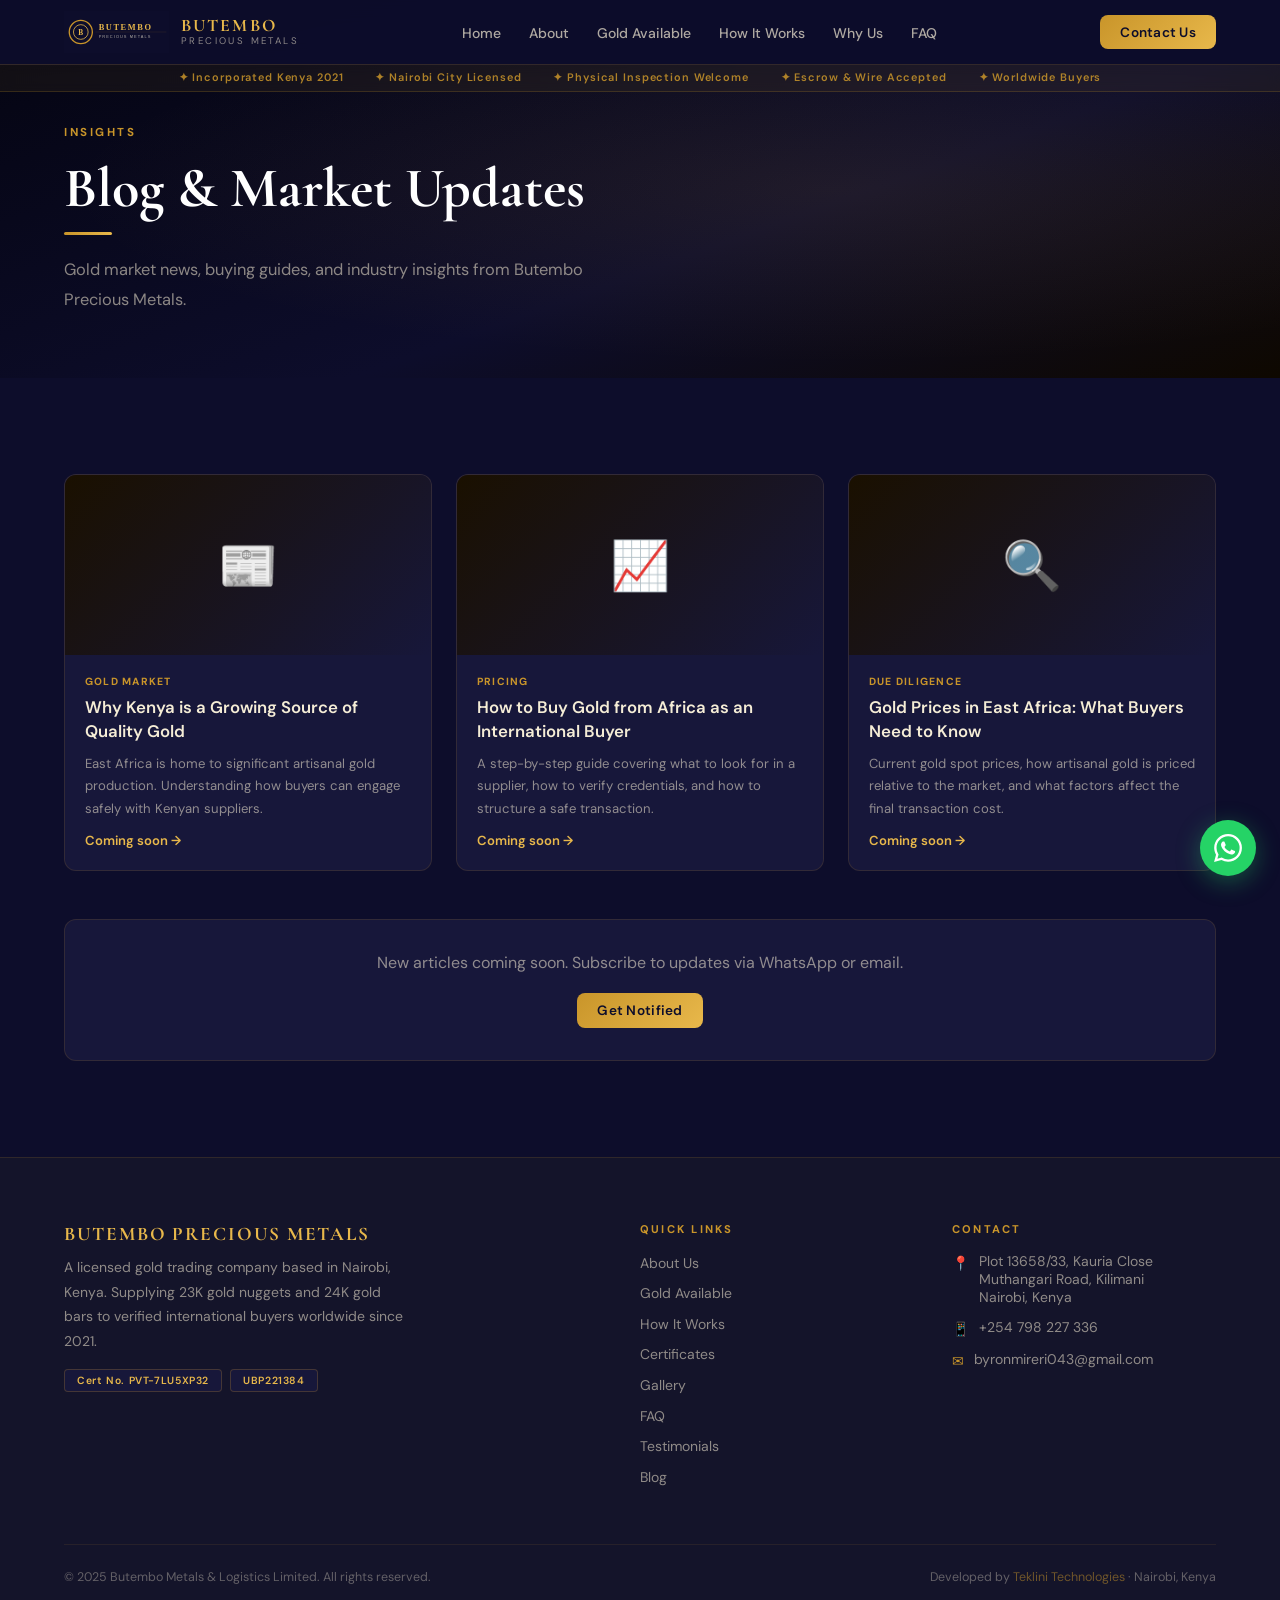
<file: blog.html>
<!DOCTYPE html>
<html lang="en">
<head>
  <meta charset="UTF-8"/>
  <meta name="viewport" content="width=device-width,initial-scale=1.0"/>
  <meta name="description" content="Gold market news, buying guides, and insights from Butembo Precious Metals."/>
  <meta property="og:title" content="Blog &amp; Market Updates | Butembo Precious Metals"/>
  <meta property="og:image" content="images/og.jpg"/>
  <meta property="og:type" content="website"/>
  <title>Blog &amp; Market Updates | Butembo Precious Metals</title>
  <link rel="icon" type="image/png" href="images/favicon.png"/>
  <link rel="preconnect" href="https://fonts.googleapis.com"/>
  <link rel="preconnect" href="https://fonts.gstatic.com" crossorigin/>
  <link href="https://fonts.googleapis.com/css2?family=Cormorant+Garamond:wght@400;600;700&family=DM+Sans:wght@300;400;500;600&family=DM+Mono&display=swap" rel="stylesheet"/>
  <link rel="stylesheet" href="css/styles.css"/>
</head>
<body>
<nav id="navbar">
  <div class="container">
    <div class="nav-inner">
      <a href="index.html" class="nav-logo">
        <img src="images/logo.svg" alt="Butembo Precious Metals" style="height:42px;width:auto;"/>
        <div><div class="nav-logo-text-main">BUTEMBO</div><div class="nav-logo-text-sub">Precious Metals</div></div>
      </a>
      <ul class="nav-links"><li><a href="index.html" >Home</a></li>
<li><a href="about.html" >About</a></li>
<li><a href="gold.html" >Gold Available</a></li>
<li><a href="how.html" >How It Works</a></li>
<li><a href="why.html" >Why Us</a></li>
<li><a href="faq.html" >FAQ</a></li></ul>
      <a href="contact.html" class="btn btn-gold btn-sm nav-cta">Contact Us</a>
      <button class="nav-menu-btn" id="menu-btn" aria-label="Open menu">
        <svg width="22" height="22" fill="none" stroke="currentColor" stroke-width="2" viewBox="0 0 24 24"><path stroke-linecap="round" stroke-linejoin="round" d="M4 6h16M4 12h16M4 18h16"/></svg>
      </button>
    </div>
  </div>
  <div class="mobile-menu" id="mobile-menu">
    <a href="index.html">Home</a><a href="about.html">About Us</a><a href="gold.html">Gold Available</a>
    <a href="how.html">How It Works</a><a href="why.html">Why Choose Us</a><a href="gallery.html">Gallery</a>
    <a href="certificates.html">Certificates</a><a href="faq.html">FAQ</a>
    <a href="testimonials.html">Testimonials</a><a href="blog.html">Blog</a>
    <a href="contact.html" class="btn btn-gold" style="display:block;text-align:center;margin-top:.75rem;">Contact Us</a>
  </div>
</nav>
<div class="trust-strip">
  <div class="trust-strip-inner">
    <span class="trust-badge">&#10022; Incorporated Kenya 2021</span>
    <span class="trust-badge">&#10022; Nairobi City Licensed</span>
    <span class="trust-badge">&#10022; Physical Inspection Welcome</span>
    <span class="trust-badge">&#10022; Escrow &amp; Wire Accepted</span>
    <span class="trust-badge">&#10022; Worldwide Buyers</span>
  </div>
</div>
<main>

<div class="page-hero page-offset">
  <div class="container page-hero-content">
    <span class="section-tag" data-aos="fade-up">Insights</span>
    <h1 class="serif" style="font-size:clamp(2.2rem,5vw,3.5rem);color:#fff;max-width:640px;margin-top:.4rem;" data-aos="fade-up" data-aos-delay="80">Blog &amp; Market Updates</h1>
    <div class="gold-rule" data-aos="fade-up" data-aos-delay="160"></div>
    <p style="color:var(--gray);max-width:520px;line-height:1.8;font-size:1.025rem;" data-aos="fade-up" data-aos-delay="220">Gold market news, buying guides, and industry insights from Butembo Precious Metals.</p>
  </div>
</div>
<section class="section">
  <div class="container">
    <div class="grid-3">
      <a href="#" class="blog-card" data-aos="fade-up" data-aos-delay="0">
      <div class="blog-img">&#128240;</div>
      <div class="blog-body">
        <div class="blog-tag">Gold Market</div>
        <div class="blog-title">Why Kenya is a Growing Source of Quality Gold</div>
        <div class="blog-excerpt">East Africa is home to significant artisanal gold production. Understanding how buyers can engage safely with Kenyan suppliers.</div>
        <div class="blog-more">Coming soon &rarr;</div>
      </div>
    </a>
      <a href="#" class="blog-card" data-aos="fade-up" data-aos-delay="100">
      <div class="blog-img">&#128200;</div>
      <div class="blog-body">
        <div class="blog-tag">Pricing</div>
        <div class="blog-title">How to Buy Gold from Africa as an International Buyer</div>
        <div class="blog-excerpt">A step-by-step guide covering what to look for in a supplier, how to verify credentials, and how to structure a safe transaction.</div>
        <div class="blog-more">Coming soon &rarr;</div>
      </div>
    </a>
      <a href="#" class="blog-card" data-aos="fade-up" data-aos-delay="200">
      <div class="blog-img">&#128269;</div>
      <div class="blog-body">
        <div class="blog-tag">Due Diligence</div>
        <div class="blog-title">Gold Prices in East Africa: What Buyers Need to Know</div>
        <div class="blog-excerpt">Current gold spot prices, how artisanal gold is priced relative to the market, and what factors affect the final transaction cost.</div>
        <div class="blog-more">Coming soon &rarr;</div>
      </div>
    </a>
    </div>
    <div style="background:var(--card);border:1px solid rgba(201,149,42,.15);border-radius:.75rem;padding:2rem;text-align:center;margin-top:3rem;" data-aos="fade-up">
      <p style="color:var(--gray);margin-bottom:1.25rem;">New articles coming soon. Subscribe to updates via WhatsApp or email.</p>
      <a href="contact.html" class="btn btn-gold btn-sm">Get Notified</a>
    </div>
  </div>
</section>
</main>

<footer>
  <div class="container">
    <div class="footer-grid">
      <div>
        <div class="footer-logo-text">BUTEMBO PRECIOUS METALS</div>
        <p class="footer-desc">A licensed gold trading company based in Nairobi, Kenya. Supplying 23K gold nuggets and 24K gold bars to verified international buyers worldwide since 2021.</p>
        <div class="footer-certs">
          <span class="footer-cert">Cert No. PVT-7LU5XP32</span>
          <span class="footer-cert">UBP221384</span>
        </div>
      </div>
      <div>
        <div class="footer-col-title">Quick Links</div>
        <ul class="footer-links">
          <li><a href="about.html">About Us</a></li>
          <li><a href="gold.html">Gold Available</a></li>
          <li><a href="how.html">How It Works</a></li>
          <li><a href="certificates.html">Certificates</a></li>
          <li><a href="gallery.html">Gallery</a></li>
          <li><a href="faq.html">FAQ</a></li>
          <li><a href="testimonials.html">Testimonials</a></li>
          <li><a href="blog.html">Blog</a></li>
        </ul>
      </div>
      <div>
        <div class="footer-col-title">Contact</div>
        <div class="footer-contact-item"><span class="icon">&#128205;</span><span>Plot 13658/33, Kauria Close<br/>Muthangari Road, Kilimani<br/>Nairobi, Kenya</span></div>
        <div class="footer-contact-item"><span class="icon">&#128241;</span><a href="https://wa.me/254798227336?text=Hello%20Butembo%20Precious%20Metals%2C%20I%20would%20like%20to%20enquire%20about%20your%20gold." target="_blank">+254 798 227 336</a></div>
        <div class="footer-contact-item"><span class="icon">&#9993;</span><a href="mailto:byronmireri043@gmail.com">byronmireri043@gmail.com</a></div>
      </div>
    </div>
    <div class="footer-bottom">
      <span>&copy; 2025 Butembo Metals &amp; Logistics Limited. All rights reserved.</span>
      <span>Developed by <a href="#">Teklini Technologies</a> &middot; Nairobi, Kenya</span>
    </div>
  </div>
</footer>
<a href="https://wa.me/254798227336?text=Hello%20Butembo%20Precious%20Metals%2C%20I%20would%20like%20to%20enquire%20about%20your%20gold." target="_blank" rel="noopener" class="wa-float" aria-label="Chat on WhatsApp">
  <svg viewBox="0 0 24 24" fill="white"><path d="M17.472 14.382c-.297-.149-1.758-.867-2.03-.967-.273-.099-.471-.148-.67.15-.197.297-.767.966-.94 1.164-.173.199-.347.223-.644.075-.297-.15-1.255-.463-2.39-1.475-.883-.788-1.48-1.761-1.653-2.059-.173-.297-.018-.458.13-.606.134-.133.298-.347.446-.52.149-.174.198-.298.298-.497.099-.198.05-.371-.025-.52-.075-.149-.669-1.612-.916-2.207-.242-.579-.487-.5-.669-.51-.173-.008-.371-.01-.57-.01-.198 0-.52.074-.792.372-.272.297-1.04 1.016-1.04 2.479 0 1.462 1.065 2.875 1.213 3.074.149.198 2.096 3.2 5.077 4.487.709.306 1.262.489 1.694.625.712.227 1.36.195 1.871.118.571-.085 1.758-.719 2.006-1.413.248-.694.248-1.289.173-1.413-.074-.124-.272-.198-.57-.347m-5.421 7.403h-.004a9.87 9.87 0 01-5.031-1.378l-.361-.214-3.741.982.998-3.648-.235-.374a9.86 9.86 0 01-1.51-5.26c.001-5.45 4.436-9.884 9.888-9.884 2.64 0 5.122 1.03 6.988 2.898a9.825 9.825 0 012.893 6.994c-.003 5.45-4.437 9.884-9.885 9.884m8.413-18.297A11.815 11.815 0 0012.05 0C5.495 0 .16 5.335.157 11.892c0 2.096.547 4.142 1.588 5.945L.057 24l6.305-1.654a11.882 11.882 0 005.683 1.448h.005c6.554 0 11.89-5.335 11.893-11.893a11.821 11.821 0 00-3.48-8.413z"/></svg>
</a>
<script src="js/main.js"></script>
</body>
</html>
</file>
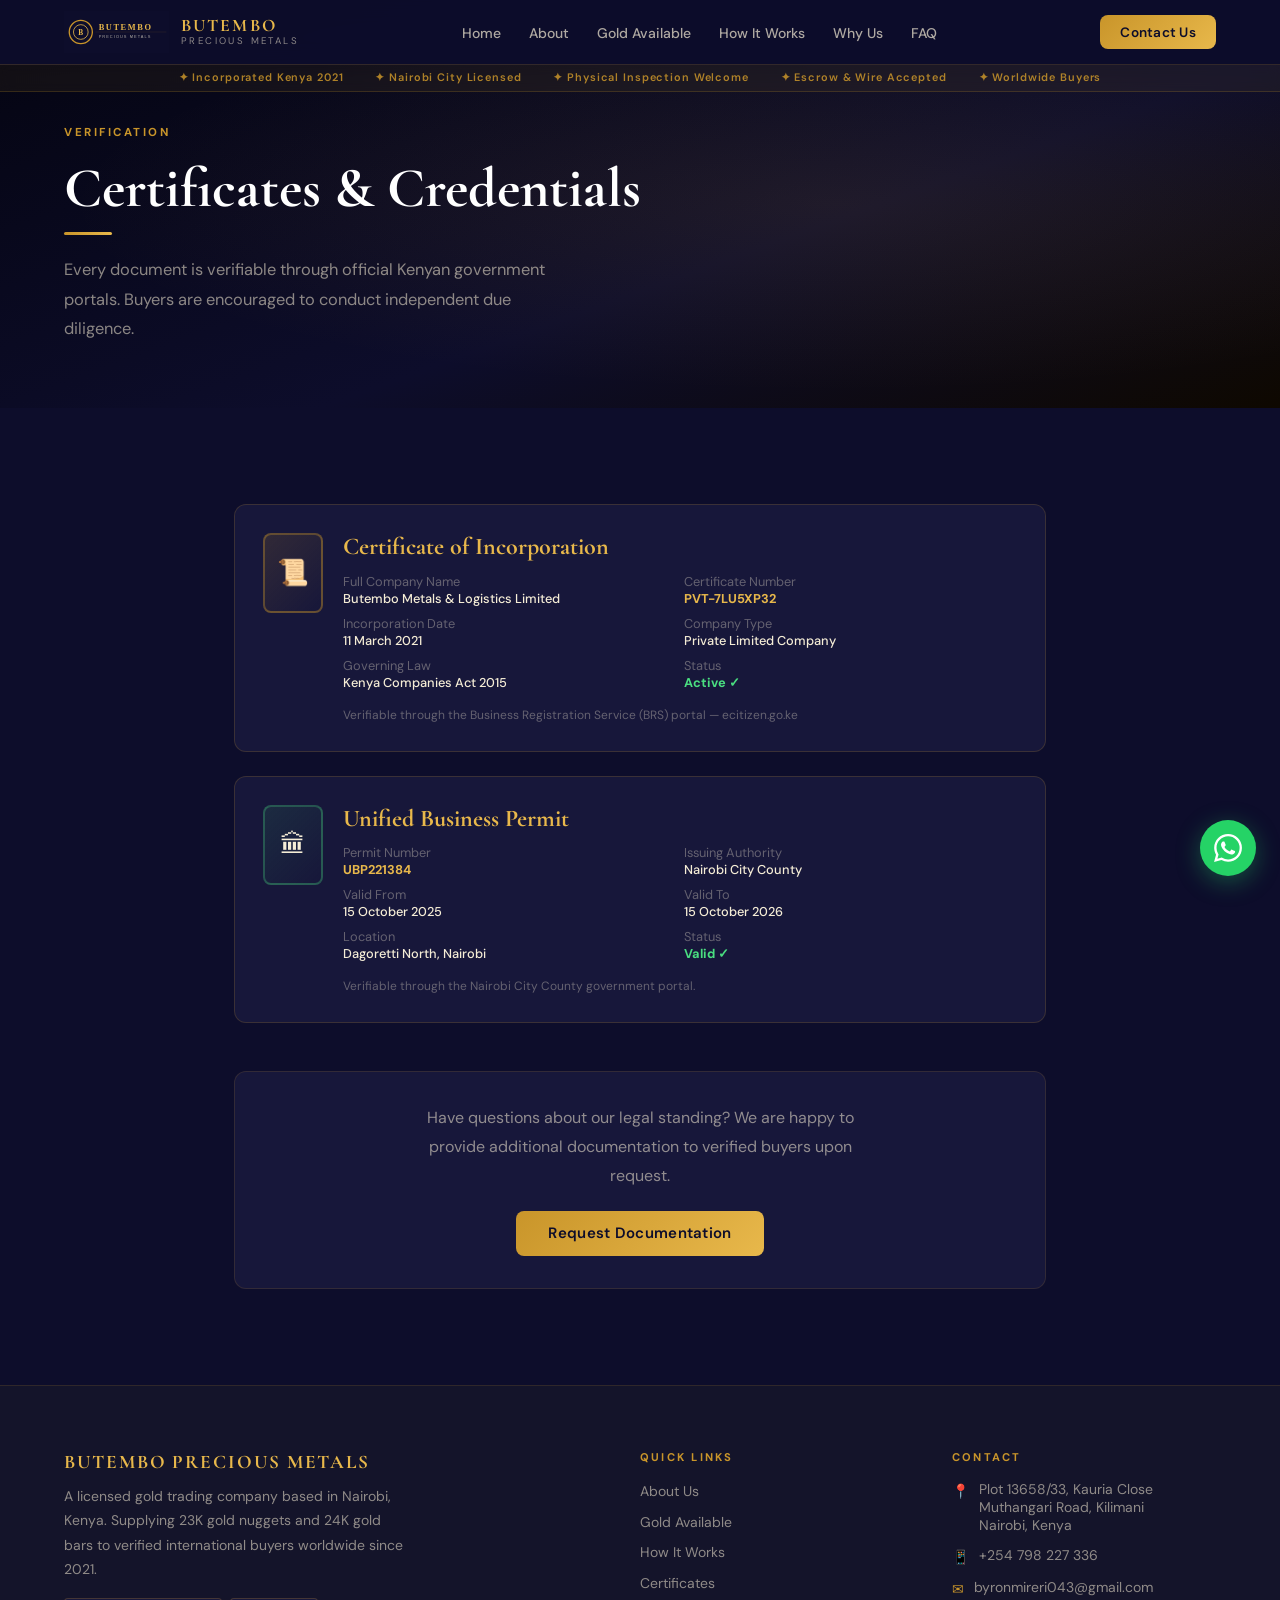
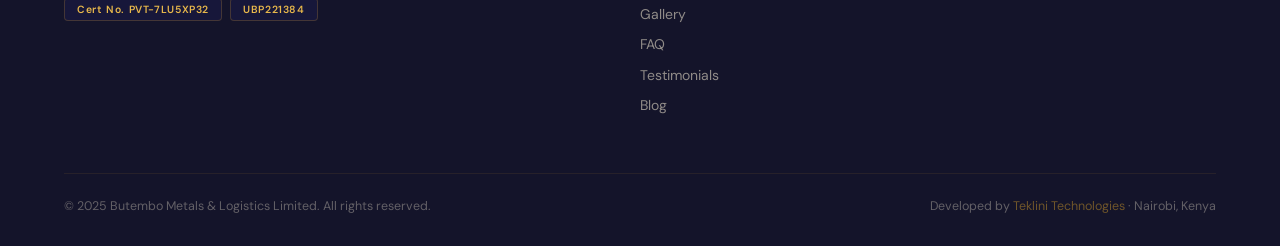
<file: certificates.html>
<!DOCTYPE html>
<html lang="en">
<head>
  <meta charset="UTF-8"/>
  <meta name="viewport" content="width=device-width,initial-scale=1.0"/>
  <meta name="description" content="Verified incorporation and business permit documents for Butembo Metals &amp; Logistics Limited."/>
  <meta property="og:title" content="Certificates &amp; Credentials | Butembo Precious Metals"/>
  <meta property="og:image" content="images/og.jpg"/>
  <meta property="og:type" content="website"/>
  <title>Certificates &amp; Credentials | Butembo Precious Metals</title>
  <link rel="icon" type="image/png" href="images/favicon.png"/>
  <link rel="preconnect" href="https://fonts.googleapis.com"/>
  <link rel="preconnect" href="https://fonts.gstatic.com" crossorigin/>
  <link href="https://fonts.googleapis.com/css2?family=Cormorant+Garamond:wght@400;600;700&family=DM+Sans:wght@300;400;500;600&family=DM+Mono&display=swap" rel="stylesheet"/>
  <link rel="stylesheet" href="css/styles.css"/>
</head>
<body>
<nav id="navbar">
  <div class="container">
    <div class="nav-inner">
      <a href="index.html" class="nav-logo">
        <img src="images/logo.svg" alt="Butembo Precious Metals" style="height:42px;width:auto;"/>
        <div><div class="nav-logo-text-main">BUTEMBO</div><div class="nav-logo-text-sub">Precious Metals</div></div>
      </a>
      <ul class="nav-links"><li><a href="index.html" >Home</a></li>
<li><a href="about.html" >About</a></li>
<li><a href="gold.html" >Gold Available</a></li>
<li><a href="how.html" >How It Works</a></li>
<li><a href="why.html" >Why Us</a></li>
<li><a href="faq.html" >FAQ</a></li></ul>
      <a href="contact.html" class="btn btn-gold btn-sm nav-cta">Contact Us</a>
      <button class="nav-menu-btn" id="menu-btn" aria-label="Open menu">
        <svg width="22" height="22" fill="none" stroke="currentColor" stroke-width="2" viewBox="0 0 24 24"><path stroke-linecap="round" stroke-linejoin="round" d="M4 6h16M4 12h16M4 18h16"/></svg>
      </button>
    </div>
  </div>
  <div class="mobile-menu" id="mobile-menu">
    <a href="index.html">Home</a><a href="about.html">About Us</a><a href="gold.html">Gold Available</a>
    <a href="how.html">How It Works</a><a href="why.html">Why Choose Us</a><a href="gallery.html">Gallery</a>
    <a href="certificates.html">Certificates</a><a href="faq.html">FAQ</a>
    <a href="testimonials.html">Testimonials</a><a href="blog.html">Blog</a>
    <a href="contact.html" class="btn btn-gold" style="display:block;text-align:center;margin-top:.75rem;">Contact Us</a>
  </div>
</nav>
<div class="trust-strip">
  <div class="trust-strip-inner">
    <span class="trust-badge">&#10022; Incorporated Kenya 2021</span>
    <span class="trust-badge">&#10022; Nairobi City Licensed</span>
    <span class="trust-badge">&#10022; Physical Inspection Welcome</span>
    <span class="trust-badge">&#10022; Escrow &amp; Wire Accepted</span>
    <span class="trust-badge">&#10022; Worldwide Buyers</span>
  </div>
</div>
<main>

<div class="page-hero page-offset">
  <div class="container page-hero-content">
    <span class="section-tag" data-aos="fade-up">Verification</span>
    <h1 class="serif" style="font-size:clamp(2.2rem,5vw,3.5rem);color:#fff;max-width:640px;margin-top:.4rem;" data-aos="fade-up" data-aos-delay="80">Certificates &amp; Credentials</h1>
    <div class="gold-rule" data-aos="fade-up" data-aos-delay="160"></div>
    <p style="color:var(--gray);max-width:520px;line-height:1.8;font-size:1.025rem;" data-aos="fade-up" data-aos-delay="220">Every document is verifiable through official Kenyan government portals. Buyers are encouraged to conduct independent due diligence.</p>
  </div>
</div>
<section class="section">
  <div class="container-sm">
    <div style="display:flex;flex-direction:column;gap:1.5rem;">
      <div class="cred-card" data-aos="fade-up">
        <div class="cred-icon" style="width:60px;height:80px;border-radius:.5rem;background:linear-gradient(135deg,rgba(201,149,42,.15),var(--card));border:2px solid rgba(201,149,42,.4);">&#128220;</div>
        <div style="flex:1;">
          <h2 class="serif" style="color:var(--gold2);font-size:1.5rem;margin-bottom:.75rem;">Certificate of Incorporation</h2>
          <div class="cred-rows">
            <div class="cred-row"><span class="cl">Full Company Name</span><br/><span class="cv">Butembo Metals &amp; Logistics Limited</span></div>
            <div class="cred-row"><span class="cl">Certificate Number</span><br/><span class="cv bold">PVT-7LU5XP32</span></div>
            <div class="cred-row"><span class="cl">Incorporation Date</span><br/><span class="cv">11 March 2021</span></div>
            <div class="cred-row"><span class="cl">Company Type</span><br/><span class="cv">Private Limited Company</span></div>
            <div class="cred-row"><span class="cl">Governing Law</span><br/><span class="cv">Kenya Companies Act 2015</span></div>
            <div class="cred-row"><span class="cl">Status</span><br/><span class="cv active">Active &#10003;</span></div>
          </div>
          <p style="font-size:.75rem;color:var(--gray2);margin-top:1rem;">Verifiable through the Business Registration Service (BRS) portal &mdash; ecitizen.go.ke</p>
        </div>
      </div>
      <div class="cred-card" data-aos="fade-up" data-aos-delay="100">
        <div class="cred-icon" style="width:60px;height:80px;border-radius:.5rem;background:linear-gradient(135deg,rgba(74,222,128,.1),var(--card));border:2px solid rgba(74,222,128,.3);">&#127963;</div>
        <div style="flex:1;">
          <h2 class="serif" style="color:var(--gold2);font-size:1.5rem;margin-bottom:.75rem;">Unified Business Permit</h2>
          <div class="cred-rows">
            <div class="cred-row"><span class="cl">Permit Number</span><br/><span class="cv bold">UBP221384</span></div>
            <div class="cred-row"><span class="cl">Issuing Authority</span><br/><span class="cv">Nairobi City County</span></div>
            <div class="cred-row"><span class="cl">Valid From</span><br/><span class="cv">15 October 2025</span></div>
            <div class="cred-row"><span class="cl">Valid To</span><br/><span class="cv">15 October 2026</span></div>
            <div class="cred-row"><span class="cl">Location</span><br/><span class="cv">Dagoretti North, Nairobi</span></div>
            <div class="cred-row"><span class="cl">Status</span><br/><span class="cv active">Valid &#10003;</span></div>
          </div>
          <p style="font-size:.75rem;color:var(--gray2);margin-top:1rem;">Verifiable through the Nairobi City County government portal.</p>
        </div>
      </div>
    </div>
    <div style="text-align:center;margin-top:3rem;background:var(--card);border:1px solid rgba(201,149,42,.15);border-radius:.75rem;padding:2rem;" data-aos="fade-up">
      <p style="color:var(--gray);margin-bottom:1.25rem;max-width:480px;margin-left:auto;margin-right:auto;line-height:1.8;">Have questions about our legal standing? We are happy to provide additional documentation to verified buyers upon request.</p>
      <a href="contact.html" class="btn btn-gold">Request Documentation</a>
    </div>
  </div>
</section>
</main>

<footer>
  <div class="container">
    <div class="footer-grid">
      <div>
        <div class="footer-logo-text">BUTEMBO PRECIOUS METALS</div>
        <p class="footer-desc">A licensed gold trading company based in Nairobi, Kenya. Supplying 23K gold nuggets and 24K gold bars to verified international buyers worldwide since 2021.</p>
        <div class="footer-certs">
          <span class="footer-cert">Cert No. PVT-7LU5XP32</span>
          <span class="footer-cert">UBP221384</span>
        </div>
      </div>
      <div>
        <div class="footer-col-title">Quick Links</div>
        <ul class="footer-links">
          <li><a href="about.html">About Us</a></li>
          <li><a href="gold.html">Gold Available</a></li>
          <li><a href="how.html">How It Works</a></li>
          <li><a href="certificates.html">Certificates</a></li>
          <li><a href="gallery.html">Gallery</a></li>
          <li><a href="faq.html">FAQ</a></li>
          <li><a href="testimonials.html">Testimonials</a></li>
          <li><a href="blog.html">Blog</a></li>
        </ul>
      </div>
      <div>
        <div class="footer-col-title">Contact</div>
        <div class="footer-contact-item"><span class="icon">&#128205;</span><span>Plot 13658/33, Kauria Close<br/>Muthangari Road, Kilimani<br/>Nairobi, Kenya</span></div>
        <div class="footer-contact-item"><span class="icon">&#128241;</span><a href="https://wa.me/254798227336?text=Hello%20Butembo%20Precious%20Metals%2C%20I%20would%20like%20to%20enquire%20about%20your%20gold." target="_blank">+254 798 227 336</a></div>
        <div class="footer-contact-item"><span class="icon">&#9993;</span><a href="mailto:byronmireri043@gmail.com">byronmireri043@gmail.com</a></div>
      </div>
    </div>
    <div class="footer-bottom">
      <span>&copy; 2025 Butembo Metals &amp; Logistics Limited. All rights reserved.</span>
      <span>Developed by <a href="#">Teklini Technologies</a> &middot; Nairobi, Kenya</span>
    </div>
  </div>
</footer>
<a href="https://wa.me/254798227336?text=Hello%20Butembo%20Precious%20Metals%2C%20I%20would%20like%20to%20enquire%20about%20your%20gold." target="_blank" rel="noopener" class="wa-float" aria-label="Chat on WhatsApp">
  <svg viewBox="0 0 24 24" fill="white"><path d="M17.472 14.382c-.297-.149-1.758-.867-2.03-.967-.273-.099-.471-.148-.67.15-.197.297-.767.966-.94 1.164-.173.199-.347.223-.644.075-.297-.15-1.255-.463-2.39-1.475-.883-.788-1.48-1.761-1.653-2.059-.173-.297-.018-.458.13-.606.134-.133.298-.347.446-.52.149-.174.198-.298.298-.497.099-.198.05-.371-.025-.52-.075-.149-.669-1.612-.916-2.207-.242-.579-.487-.5-.669-.51-.173-.008-.371-.01-.57-.01-.198 0-.52.074-.792.372-.272.297-1.04 1.016-1.04 2.479 0 1.462 1.065 2.875 1.213 3.074.149.198 2.096 3.2 5.077 4.487.709.306 1.262.489 1.694.625.712.227 1.36.195 1.871.118.571-.085 1.758-.719 2.006-1.413.248-.694.248-1.289.173-1.413-.074-.124-.272-.198-.57-.347m-5.421 7.403h-.004a9.87 9.87 0 01-5.031-1.378l-.361-.214-3.741.982.998-3.648-.235-.374a9.86 9.86 0 01-1.51-5.26c.001-5.45 4.436-9.884 9.888-9.884 2.64 0 5.122 1.03 6.988 2.898a9.825 9.825 0 012.893 6.994c-.003 5.45-4.437 9.884-9.885 9.884m8.413-18.297A11.815 11.815 0 0012.05 0C5.495 0 .16 5.335.157 11.892c0 2.096.547 4.142 1.588 5.945L.057 24l6.305-1.654a11.882 11.882 0 005.683 1.448h.005c6.554 0 11.89-5.335 11.893-11.893a11.821 11.821 0 00-3.48-8.413z"/></svg>
</a>
<script src="js/main.js"></script>
</body>
</html>
</file>
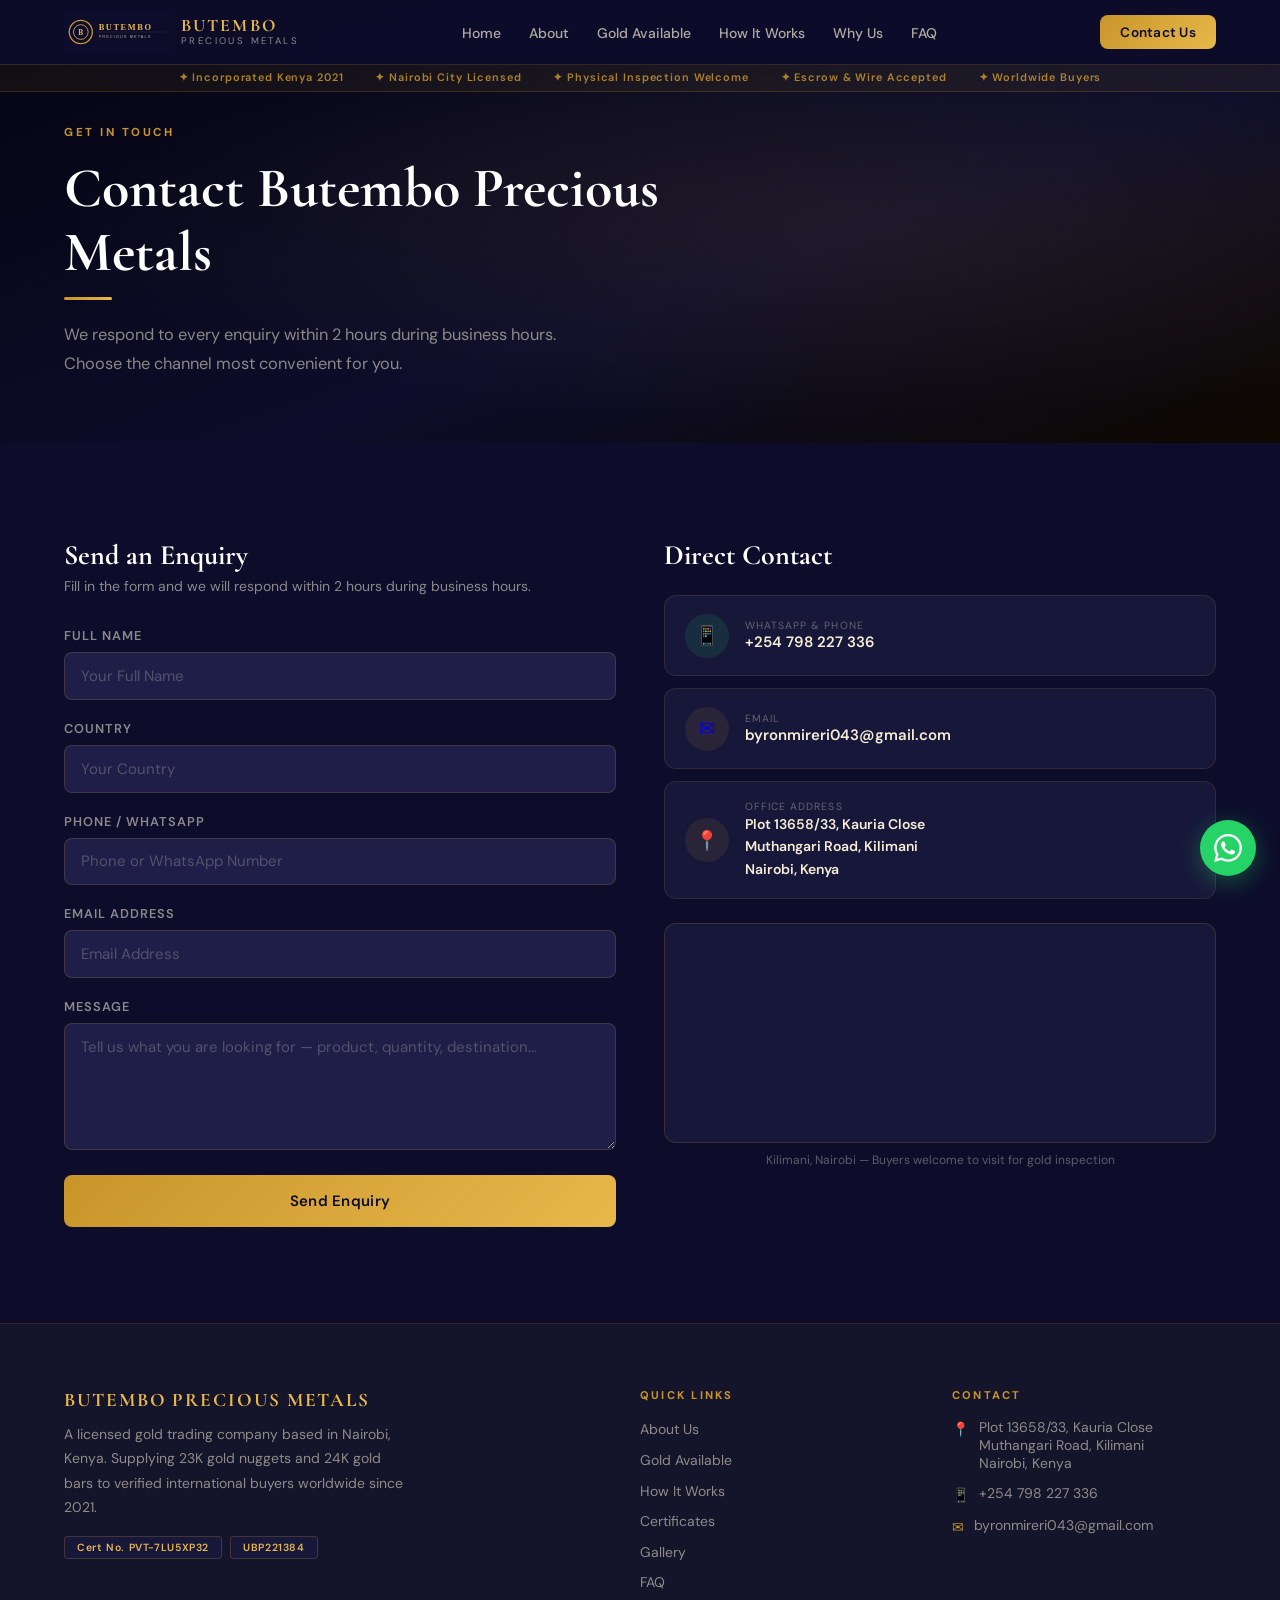
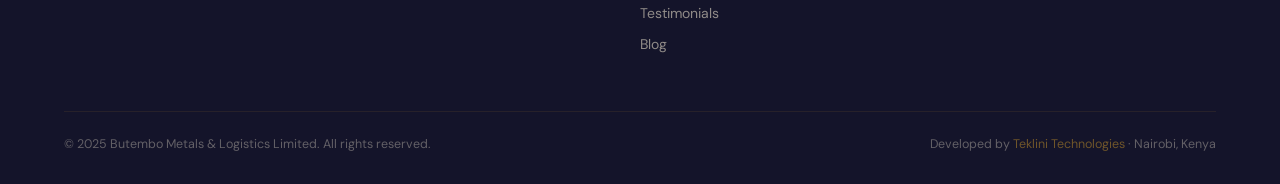
<file: contact.html>
<!DOCTYPE html>
<html lang="en">
<head>
  <meta charset="UTF-8"/>
  <meta name="viewport" content="width=device-width,initial-scale=1.0"/>
  <meta name="description" content="Contact Butembo Precious Metals in Nairobi, Kenya. WhatsApp, email, or enquiry form. We respond within 2 hours."/>
  <meta property="og:title" content="Contact Us | Butembo Precious Metals"/>
  <meta property="og:image" content="images/og.jpg"/>
  <meta property="og:type" content="website"/>
  <title>Contact Us | Butembo Precious Metals</title>
  <link rel="icon" type="image/png" href="images/favicon.png"/>
  <link rel="preconnect" href="https://fonts.googleapis.com"/>
  <link rel="preconnect" href="https://fonts.gstatic.com" crossorigin/>
  <link href="https://fonts.googleapis.com/css2?family=Cormorant+Garamond:wght@400;600;700&family=DM+Sans:wght@300;400;500;600&family=DM+Mono&display=swap" rel="stylesheet"/>
  <link rel="stylesheet" href="css/styles.css"/>
</head>
<body>
<nav id="navbar">
  <div class="container">
    <div class="nav-inner">
      <a href="index.html" class="nav-logo">
        <img src="images/logo.svg" alt="Butembo Precious Metals" style="height:42px;width:auto;"/>
        <div><div class="nav-logo-text-main">BUTEMBO</div><div class="nav-logo-text-sub">Precious Metals</div></div>
      </a>
      <ul class="nav-links"><li><a href="index.html" >Home</a></li>
<li><a href="about.html" >About</a></li>
<li><a href="gold.html" >Gold Available</a></li>
<li><a href="how.html" >How It Works</a></li>
<li><a href="why.html" >Why Us</a></li>
<li><a href="faq.html" >FAQ</a></li></ul>
      <a href="contact.html" class="btn btn-gold btn-sm nav-cta">Contact Us</a>
      <button class="nav-menu-btn" id="menu-btn" aria-label="Open menu">
        <svg width="22" height="22" fill="none" stroke="currentColor" stroke-width="2" viewBox="0 0 24 24"><path stroke-linecap="round" stroke-linejoin="round" d="M4 6h16M4 12h16M4 18h16"/></svg>
      </button>
    </div>
  </div>
  <div class="mobile-menu" id="mobile-menu">
    <a href="index.html">Home</a><a href="about.html">About Us</a><a href="gold.html">Gold Available</a>
    <a href="how.html">How It Works</a><a href="why.html">Why Choose Us</a><a href="gallery.html">Gallery</a>
    <a href="certificates.html">Certificates</a><a href="faq.html">FAQ</a>
    <a href="testimonials.html">Testimonials</a><a href="blog.html">Blog</a>
    <a href="contact.html" class="btn btn-gold" style="display:block;text-align:center;margin-top:.75rem;">Contact Us</a>
  </div>
</nav>
<div class="trust-strip">
  <div class="trust-strip-inner">
    <span class="trust-badge">&#10022; Incorporated Kenya 2021</span>
    <span class="trust-badge">&#10022; Nairobi City Licensed</span>
    <span class="trust-badge">&#10022; Physical Inspection Welcome</span>
    <span class="trust-badge">&#10022; Escrow &amp; Wire Accepted</span>
    <span class="trust-badge">&#10022; Worldwide Buyers</span>
  </div>
</div>
<main>

<div class="page-hero page-offset">
  <div class="container page-hero-content">
    <span class="section-tag" data-aos="fade-up">Get in Touch</span>
    <h1 class="serif" style="font-size:clamp(2.2rem,5vw,3.5rem);color:#fff;max-width:640px;margin-top:.4rem;" data-aos="fade-up" data-aos-delay="80">Contact Butembo Precious Metals</h1>
    <div class="gold-rule" data-aos="fade-up" data-aos-delay="160"></div>
    <p style="color:var(--gray);max-width:520px;line-height:1.8;font-size:1.025rem;" data-aos="fade-up" data-aos-delay="220">We respond to every enquiry within 2 hours during business hours. Choose the channel most convenient for you.</p>
  </div>
</div>
<section class="section">
  <div class="container">
    <div class="grid-2">
      <div data-aos="fade-right">
        <h2 class="serif" style="font-size:1.75rem;color:#fff;margin-bottom:.4rem;">Send an Enquiry</h2>
        <p style="color:var(--gray);font-size:.875rem;margin-bottom:2rem;">Fill in the form and we will respond within 2 hours during business hours.</p>
        <div class="form-success" id="form-success">
          <p>&#10003; Thank you. Your enquiry has been received.</p>
          <span>Butembo Precious Metals will be in touch within 24 hours.</span>
        </div>
        <form id="contact-form">
          <div class="form-group"><label class="form-label">Full Name</label><input type="text" name="name" placeholder="Your Full Name" class="form-input" required/></div>
          <div class="form-group"><label class="form-label">Country</label><input type="text" name="country" placeholder="Your Country" class="form-input" required/></div>
          <div class="form-group"><label class="form-label">Phone / WhatsApp</label><input type="tel" name="phone" placeholder="Phone or WhatsApp Number" class="form-input" required/></div>
          <div class="form-group"><label class="form-label">Email Address</label><input type="email" name="email" placeholder="Email Address" class="form-input" required/></div>
          <div class="form-group"><label class="form-label">Message</label><textarea name="message" placeholder="Tell us what you are looking for — product, quantity, destination..." class="form-input" rows="5" required></textarea></div>
          <button type="submit" class="btn btn-gold" style="width:100%;justify-content:center;padding:1rem;">Send Enquiry</button>
        </form>
      </div>
      <div data-aos="fade-left">
        <h2 class="serif" style="font-size:1.75rem;color:#fff;margin-bottom:1.5rem;">Direct Contact</h2>
        <a href="https://wa.me/254798227336?text=Hello%20Butembo%20Precious%20Metals%2C%20I%20would%20like%20to%20enquire%20about%20your%20gold." target="_blank" class="contact-channel wa-channel">
          <div class="channel-icon" style="background:rgba(37,211,102,.12);">&#128241;</div>
          <div class="channel-meta"><div class="label">WhatsApp &amp; Phone</div><div class="value">+254 798 227 336</div></div>
        </a>
        <a href="mailto:byronmireri043@gmail.com" class="contact-channel">
          <div class="channel-icon" style="background:rgba(201,149,42,.1);">&#9993;</div>
          <div class="channel-meta"><div class="label">Email</div><div class="value">byronmireri043@gmail.com</div></div>
        </a>
        <div class="contact-channel" style="cursor:default;">
          <div class="channel-icon" style="background:rgba(201,149,42,.1);">&#128205;</div>
          <div class="channel-meta"><div class="label">Office Address</div><div class="value" style="font-size:.875rem;line-height:1.6;">Plot 13658/33, Kauria Close<br/>Muthangari Road, Kilimani<br/>Nairobi, Kenya</div></div>
        </div>
        <div style="margin-top:1.5rem;">
          <div class="map-wrap">
            <iframe src="https://www.google.com/maps/embed?pb=!1m18!1m12!1m3!1d3988.808!2d36.7829!3d-1.2921!2m3!1f0!2f0!3f0!3m2!1i1024!2i768!4f13.1!3m3!1m2!1s0x0%3A0x0!2zMcKwMTcnMzEuMiJTIDM2wrA0NicxMC4yIkU!5e0!3m2!1sen!2ske!4v1700000000" width="100%" height="100%" style="border:0;filter:invert(88%) hue-rotate(180deg);" allowfullscreen loading="lazy" title="Butembo Location Kilimani Nairobi"></iframe>
          </div>
          <p style="color:var(--gray2);font-size:.75rem;margin-top:.6rem;text-align:center;">Kilimani, Nairobi &mdash; Buyers welcome to visit for gold inspection</p>
        </div>
      </div>
    </div>
  </div>
</section>
</main>

<footer>
  <div class="container">
    <div class="footer-grid">
      <div>
        <div class="footer-logo-text">BUTEMBO PRECIOUS METALS</div>
        <p class="footer-desc">A licensed gold trading company based in Nairobi, Kenya. Supplying 23K gold nuggets and 24K gold bars to verified international buyers worldwide since 2021.</p>
        <div class="footer-certs">
          <span class="footer-cert">Cert No. PVT-7LU5XP32</span>
          <span class="footer-cert">UBP221384</span>
        </div>
      </div>
      <div>
        <div class="footer-col-title">Quick Links</div>
        <ul class="footer-links">
          <li><a href="about.html">About Us</a></li>
          <li><a href="gold.html">Gold Available</a></li>
          <li><a href="how.html">How It Works</a></li>
          <li><a href="certificates.html">Certificates</a></li>
          <li><a href="gallery.html">Gallery</a></li>
          <li><a href="faq.html">FAQ</a></li>
          <li><a href="testimonials.html">Testimonials</a></li>
          <li><a href="blog.html">Blog</a></li>
        </ul>
      </div>
      <div>
        <div class="footer-col-title">Contact</div>
        <div class="footer-contact-item"><span class="icon">&#128205;</span><span>Plot 13658/33, Kauria Close<br/>Muthangari Road, Kilimani<br/>Nairobi, Kenya</span></div>
        <div class="footer-contact-item"><span class="icon">&#128241;</span><a href="https://wa.me/254798227336?text=Hello%20Butembo%20Precious%20Metals%2C%20I%20would%20like%20to%20enquire%20about%20your%20gold." target="_blank">+254 798 227 336</a></div>
        <div class="footer-contact-item"><span class="icon">&#9993;</span><a href="mailto:byronmireri043@gmail.com">byronmireri043@gmail.com</a></div>
      </div>
    </div>
    <div class="footer-bottom">
      <span>&copy; 2025 Butembo Metals &amp; Logistics Limited. All rights reserved.</span>
      <span>Developed by <a href="#">Teklini Technologies</a> &middot; Nairobi, Kenya</span>
    </div>
  </div>
</footer>
<a href="https://wa.me/254798227336?text=Hello%20Butembo%20Precious%20Metals%2C%20I%20would%20like%20to%20enquire%20about%20your%20gold." target="_blank" rel="noopener" class="wa-float" aria-label="Chat on WhatsApp">
  <svg viewBox="0 0 24 24" fill="white"><path d="M17.472 14.382c-.297-.149-1.758-.867-2.03-.967-.273-.099-.471-.148-.67.15-.197.297-.767.966-.94 1.164-.173.199-.347.223-.644.075-.297-.15-1.255-.463-2.39-1.475-.883-.788-1.48-1.761-1.653-2.059-.173-.297-.018-.458.13-.606.134-.133.298-.347.446-.52.149-.174.198-.298.298-.497.099-.198.05-.371-.025-.52-.075-.149-.669-1.612-.916-2.207-.242-.579-.487-.5-.669-.51-.173-.008-.371-.01-.57-.01-.198 0-.52.074-.792.372-.272.297-1.04 1.016-1.04 2.479 0 1.462 1.065 2.875 1.213 3.074.149.198 2.096 3.2 5.077 4.487.709.306 1.262.489 1.694.625.712.227 1.36.195 1.871.118.571-.085 1.758-.719 2.006-1.413.248-.694.248-1.289.173-1.413-.074-.124-.272-.198-.57-.347m-5.421 7.403h-.004a9.87 9.87 0 01-5.031-1.378l-.361-.214-3.741.982.998-3.648-.235-.374a9.86 9.86 0 01-1.51-5.26c.001-5.45 4.436-9.884 9.888-9.884 2.64 0 5.122 1.03 6.988 2.898a9.825 9.825 0 012.893 6.994c-.003 5.45-4.437 9.884-9.885 9.884m8.413-18.297A11.815 11.815 0 0012.05 0C5.495 0 .16 5.335.157 11.892c0 2.096.547 4.142 1.588 5.945L.057 24l6.305-1.654a11.882 11.882 0 005.683 1.448h.005c6.554 0 11.89-5.335 11.893-11.893a11.821 11.821 0 00-3.48-8.413z"/></svg>
</a>
<script src="js/main.js"></script>
</body>
</html>
</file>
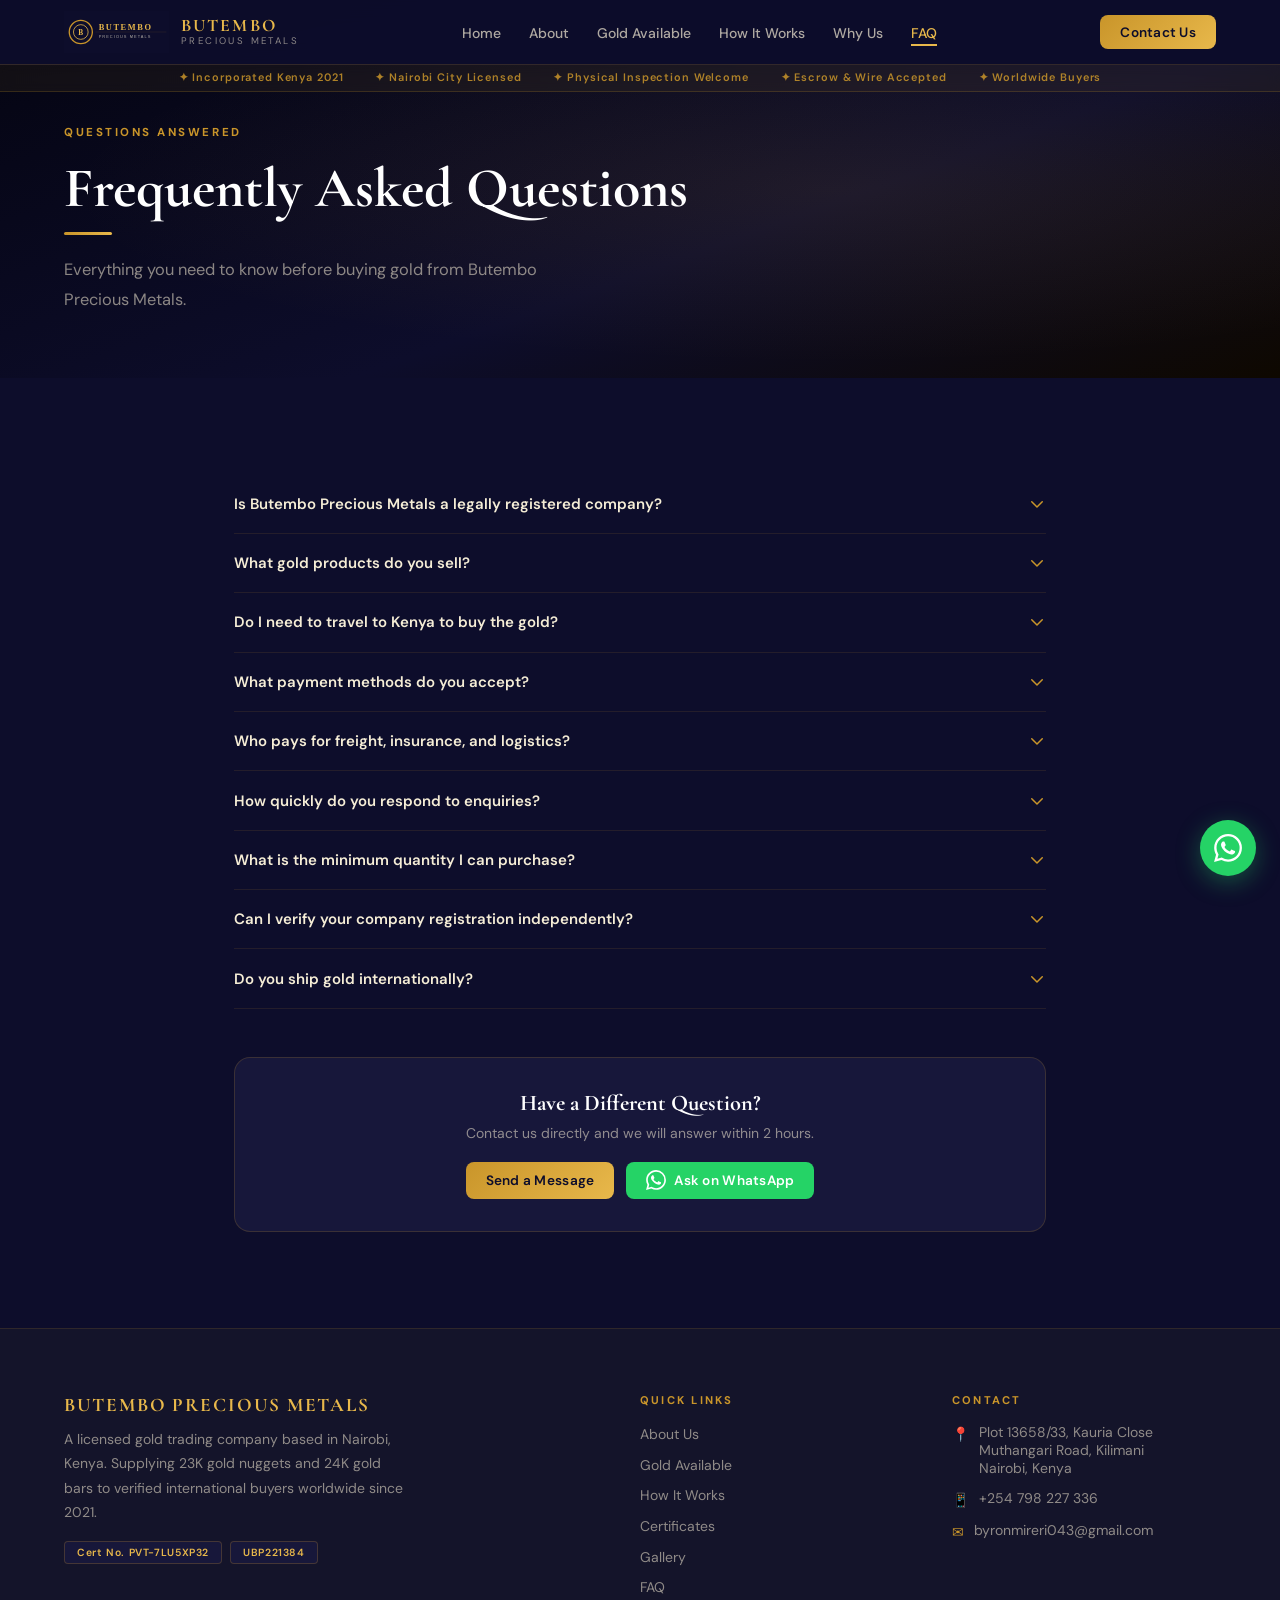
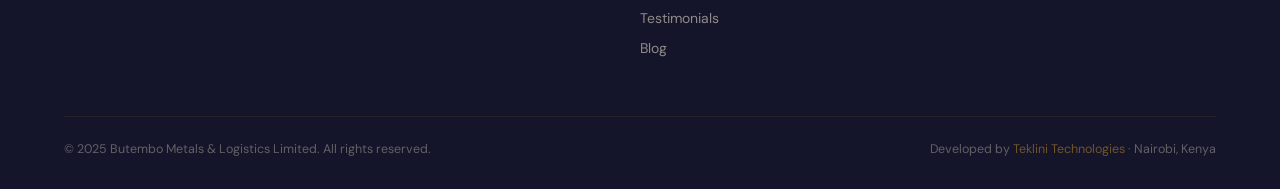
<file: faq.html>
<!DOCTYPE html>
<html lang="en">
<head>
  <meta charset="UTF-8"/>
  <meta name="viewport" content="width=device-width,initial-scale=1.0"/>
  <meta name="description" content="Frequently asked questions about buying gold from Butembo Precious Metals, Nairobi Kenya."/>
  <meta property="og:title" content="FAQ | Butembo Precious Metals"/>
  <meta property="og:image" content="images/og.jpg"/>
  <meta property="og:type" content="website"/>
  <title>FAQ | Butembo Precious Metals</title>
  <link rel="icon" type="image/png" href="images/favicon.png"/>
  <link rel="preconnect" href="https://fonts.googleapis.com"/>
  <link rel="preconnect" href="https://fonts.gstatic.com" crossorigin/>
  <link href="https://fonts.googleapis.com/css2?family=Cormorant+Garamond:wght@400;600;700&family=DM+Sans:wght@300;400;500;600&family=DM+Mono&display=swap" rel="stylesheet"/>
  <link rel="stylesheet" href="css/styles.css"/>
</head>
<body>
<nav id="navbar">
  <div class="container">
    <div class="nav-inner">
      <a href="index.html" class="nav-logo">
        <img src="images/logo.svg" alt="Butembo Precious Metals" style="height:42px;width:auto;"/>
        <div><div class="nav-logo-text-main">BUTEMBO</div><div class="nav-logo-text-sub">Precious Metals</div></div>
      </a>
      <ul class="nav-links"><li><a href="index.html" >Home</a></li>
<li><a href="about.html" >About</a></li>
<li><a href="gold.html" >Gold Available</a></li>
<li><a href="how.html" >How It Works</a></li>
<li><a href="why.html" >Why Us</a></li>
<li><a href="faq.html" class="active">FAQ</a></li></ul>
      <a href="contact.html" class="btn btn-gold btn-sm nav-cta">Contact Us</a>
      <button class="nav-menu-btn" id="menu-btn" aria-label="Open menu">
        <svg width="22" height="22" fill="none" stroke="currentColor" stroke-width="2" viewBox="0 0 24 24"><path stroke-linecap="round" stroke-linejoin="round" d="M4 6h16M4 12h16M4 18h16"/></svg>
      </button>
    </div>
  </div>
  <div class="mobile-menu" id="mobile-menu">
    <a href="index.html">Home</a><a href="about.html">About Us</a><a href="gold.html">Gold Available</a>
    <a href="how.html">How It Works</a><a href="why.html">Why Choose Us</a><a href="gallery.html">Gallery</a>
    <a href="certificates.html">Certificates</a><a href="faq.html">FAQ</a>
    <a href="testimonials.html">Testimonials</a><a href="blog.html">Blog</a>
    <a href="contact.html" class="btn btn-gold" style="display:block;text-align:center;margin-top:.75rem;">Contact Us</a>
  </div>
</nav>
<div class="trust-strip">
  <div class="trust-strip-inner">
    <span class="trust-badge">&#10022; Incorporated Kenya 2021</span>
    <span class="trust-badge">&#10022; Nairobi City Licensed</span>
    <span class="trust-badge">&#10022; Physical Inspection Welcome</span>
    <span class="trust-badge">&#10022; Escrow &amp; Wire Accepted</span>
    <span class="trust-badge">&#10022; Worldwide Buyers</span>
  </div>
</div>
<main>

<div class="page-hero page-offset">
  <div class="container page-hero-content">
    <span class="section-tag" data-aos="fade-up">Questions Answered</span>
    <h1 class="serif" style="font-size:clamp(2.2rem,5vw,3.5rem);color:#fff;max-width:640px;margin-top:.4rem;" data-aos="fade-up" data-aos-delay="80">Frequently Asked Questions</h1>
    <div class="gold-rule" data-aos="fade-up" data-aos-delay="160"></div>
    <p style="color:var(--gray);max-width:520px;line-height:1.8;font-size:1.025rem;" data-aos="fade-up" data-aos-delay="220">Everything you need to know before buying gold from Butembo Precious Metals.</p>
  </div>
</div>
<section class="section">
  <div class="container-sm">
    <div style="margin-bottom:3rem;">
      <div class="faq-item"><button class="faq-q">Is Butembo Precious Metals a legally registered company?<svg class="faq-chevron" fill="none" stroke="currentColor" stroke-width="2" viewBox="0 0 24 24"><path stroke-linecap="round" stroke-linejoin="round" d="M19 9l-7 7-7-7"/></svg></button><div class="faq-a">Yes. Butembo Metals &amp; Logistics Limited is incorporated under the Kenya Companies Act 2015, Certificate No. PVT-7LU5XP32, issued 11 March 2021. We also hold a valid Nairobi City County Unified Business Permit UBP221384, valid until October 2026.</div></div><div class="faq-item"><button class="faq-q">What gold products do you sell?<svg class="faq-chevron" fill="none" stroke="currentColor" stroke-width="2" viewBox="0 0 24 24"><path stroke-linecap="round" stroke-linejoin="round" d="M19 9l-7 7-7-7"/></svg></button><div class="faq-a">We sell 23 karat gold nuggets at 97% purity priced at USD 95,000 per kilogram plus USD 3,000 commission per kg, and 24 karat gold bars at 99.9% purity available in quantities to be discussed with serious buyers.</div></div><div class="faq-item"><button class="faq-q">Do I need to travel to Kenya to buy the gold?<svg class="faq-chevron" fill="none" stroke="currentColor" stroke-width="2" viewBox="0 0 24 24"><path stroke-linecap="round" stroke-linejoin="round" d="M19 9l-7 7-7-7"/></svg></button><div class="faq-a">Physical inspection in Nairobi is strongly recommended and welcomed. We encourage buyers to travel to our office in Kilimani and personally test the gold before making any financial commitment. This protects both parties.</div></div><div class="faq-item"><button class="faq-q">What payment methods do you accept?<svg class="faq-chevron" fill="none" stroke="currentColor" stroke-width="2" viewBox="0 0 24 24"><path stroke-linecap="round" stroke-linejoin="round" d="M19 9l-7 7-7-7"/></svg></button><div class="faq-a">We accept Bank Wire T/T, Letter of Credit (L/C), Cash, Escrow, MoneyGram, D/P, and D/A. Accepted currencies include USD, EUR, JPY, CAD, AUD, and HKD.</div></div><div class="faq-item"><button class="faq-q">Who pays for freight, insurance, and logistics?<svg class="faq-chevron" fill="none" stroke="currentColor" stroke-width="2" viewBox="0 0 24 24"><path stroke-linecap="round" stroke-linejoin="round" d="M19 9l-7 7-7-7"/></svg></button><div class="faq-a">Smelting, freight, insurance, tax, and logistics costs to the destination are shared between buyer and seller. The specific split is agreed and documented before any transaction is finalised. There are no hidden costs.</div></div><div class="faq-item"><button class="faq-q">How quickly do you respond to enquiries?<svg class="faq-chevron" fill="none" stroke="currentColor" stroke-width="2" viewBox="0 0 24 24"><path stroke-linecap="round" stroke-linejoin="round" d="M19 9l-7 7-7-7"/></svg></button><div class="faq-a">We respond to every enquiry within 2 hours during business hours. WhatsApp is the fastest channel. You can also email or use the contact form.</div></div><div class="faq-item"><button class="faq-q">What is the minimum quantity I can purchase?<svg class="faq-chevron" fill="none" stroke="currentColor" stroke-width="2" viewBox="0 0 24 24"><path stroke-linecap="round" stroke-linejoin="round" d="M19 9l-7 7-7-7"/></svg></button><div class="faq-a">Minimum quantities are negotiable and discussed directly with each buyer based on current availability. Contact us with your specific requirement.</div></div><div class="faq-item"><button class="faq-q">Can I verify your company registration independently?<svg class="faq-chevron" fill="none" stroke="currentColor" stroke-width="2" viewBox="0 0 24 24"><path stroke-linecap="round" stroke-linejoin="round" d="M19 9l-7 7-7-7"/></svg></button><div class="faq-a">Yes. Butembo Metals &amp; Logistics Limited can be verified through the Kenya Business Registration Service portal at ecitizen.go.ke using Certificate No. PVT-7LU5XP32. Our permit UBP221384 is verifiable through the Nairobi City County portal.</div></div><div class="faq-item"><button class="faq-q">Do you ship gold internationally?<svg class="faq-chevron" fill="none" stroke="currentColor" stroke-width="2" viewBox="0 0 24 24"><path stroke-linecap="round" stroke-linejoin="round" d="M19 9l-7 7-7-7"/></svg></button><div class="faq-a">Yes. We coordinate delivery to international destinations. All logistics including smelting, freight, insurance, tax, and customs documentation are handled and costs shared with the buyer as agreed before the transaction.</div></div>
    </div>
    <div style="background:var(--card);border:1px solid rgba(201,149,42,.2);border-radius:1rem;padding:2rem;text-align:center;" data-aos="fade-up">
      <h3 class="serif" style="font-size:1.4rem;color:#fff;margin-bottom:.5rem;">Have a Different Question?</h3>
      <p style="color:var(--gray);font-size:.875rem;margin-bottom:1.25rem;">Contact us directly and we will answer within 2 hours.</p>
      <div style="display:flex;gap:.75rem;justify-content:center;flex-wrap:wrap;">
        <a href="contact.html" class="btn btn-gold btn-sm">Send a Message</a>
        <a href="https://wa.me/254798227336?text=Hello%20Butembo%2C%20I%20have%20a%20question%20about%20buying%20gold." target="_blank" class="btn btn-wa btn-sm"><svg width="20" height="20" fill="currentColor" viewBox="0 0 24 24"><path d="M17.472 14.382c-.297-.149-1.758-.867-2.03-.967-.273-.099-.471-.148-.67.15-.197.297-.767.966-.94 1.164-.173.199-.347.223-.644.075-.297-.15-1.255-.463-2.39-1.475-.883-.788-1.48-1.761-1.653-2.059-.173-.297-.018-.458.13-.606.134-.133.298-.347.446-.52.149-.174.198-.298.298-.497.099-.198.05-.371-.025-.52-.075-.149-.669-1.612-.916-2.207-.242-.579-.487-.5-.669-.51-.173-.008-.371-.01-.57-.01-.198 0-.52.074-.792.372-.272.297-1.04 1.016-1.04 2.479 0 1.462 1.065 2.875 1.213 3.074.149.198 2.096 3.2 5.077 4.487.709.306 1.262.489 1.694.625.712.227 1.36.195 1.871.118.571-.085 1.758-.719 2.006-1.413.248-.694.248-1.289.173-1.413-.074-.124-.272-.198-.57-.347m-5.421 7.403h-.004a9.87 9.87 0 01-5.031-1.378l-.361-.214-3.741.982.998-3.648-.235-.374a9.86 9.86 0 01-1.51-5.26c.001-5.45 4.436-9.884 9.888-9.884 2.64 0 5.122 1.03 6.988 2.898a9.825 9.825 0 012.893 6.994c-.003 5.45-4.437 9.884-9.885 9.884m8.413-18.297A11.815 11.815 0 0012.05 0C5.495 0 .16 5.335.157 11.892c0 2.096.547 4.142 1.588 5.945L.057 24l6.305-1.654a11.882 11.882 0 005.683 1.448h.005c6.554 0 11.89-5.335 11.893-11.893a11.821 11.821 0 00-3.48-8.413z"/></svg> Ask on WhatsApp</a>
      </div>
    </div>
  </div>
</section>
</main>

<footer>
  <div class="container">
    <div class="footer-grid">
      <div>
        <div class="footer-logo-text">BUTEMBO PRECIOUS METALS</div>
        <p class="footer-desc">A licensed gold trading company based in Nairobi, Kenya. Supplying 23K gold nuggets and 24K gold bars to verified international buyers worldwide since 2021.</p>
        <div class="footer-certs">
          <span class="footer-cert">Cert No. PVT-7LU5XP32</span>
          <span class="footer-cert">UBP221384</span>
        </div>
      </div>
      <div>
        <div class="footer-col-title">Quick Links</div>
        <ul class="footer-links">
          <li><a href="about.html">About Us</a></li>
          <li><a href="gold.html">Gold Available</a></li>
          <li><a href="how.html">How It Works</a></li>
          <li><a href="certificates.html">Certificates</a></li>
          <li><a href="gallery.html">Gallery</a></li>
          <li><a href="faq.html">FAQ</a></li>
          <li><a href="testimonials.html">Testimonials</a></li>
          <li><a href="blog.html">Blog</a></li>
        </ul>
      </div>
      <div>
        <div class="footer-col-title">Contact</div>
        <div class="footer-contact-item"><span class="icon">&#128205;</span><span>Plot 13658/33, Kauria Close<br/>Muthangari Road, Kilimani<br/>Nairobi, Kenya</span></div>
        <div class="footer-contact-item"><span class="icon">&#128241;</span><a href="https://wa.me/254798227336?text=Hello%20Butembo%20Precious%20Metals%2C%20I%20would%20like%20to%20enquire%20about%20your%20gold." target="_blank">+254 798 227 336</a></div>
        <div class="footer-contact-item"><span class="icon">&#9993;</span><a href="mailto:byronmireri043@gmail.com">byronmireri043@gmail.com</a></div>
      </div>
    </div>
    <div class="footer-bottom">
      <span>&copy; 2025 Butembo Metals &amp; Logistics Limited. All rights reserved.</span>
      <span>Developed by <a href="#">Teklini Technologies</a> &middot; Nairobi, Kenya</span>
    </div>
  </div>
</footer>
<a href="https://wa.me/254798227336?text=Hello%20Butembo%20Precious%20Metals%2C%20I%20would%20like%20to%20enquire%20about%20your%20gold." target="_blank" rel="noopener" class="wa-float" aria-label="Chat on WhatsApp">
  <svg viewBox="0 0 24 24" fill="white"><path d="M17.472 14.382c-.297-.149-1.758-.867-2.03-.967-.273-.099-.471-.148-.67.15-.197.297-.767.966-.94 1.164-.173.199-.347.223-.644.075-.297-.15-1.255-.463-2.39-1.475-.883-.788-1.48-1.761-1.653-2.059-.173-.297-.018-.458.13-.606.134-.133.298-.347.446-.52.149-.174.198-.298.298-.497.099-.198.05-.371-.025-.52-.075-.149-.669-1.612-.916-2.207-.242-.579-.487-.5-.669-.51-.173-.008-.371-.01-.57-.01-.198 0-.52.074-.792.372-.272.297-1.04 1.016-1.04 2.479 0 1.462 1.065 2.875 1.213 3.074.149.198 2.096 3.2 5.077 4.487.709.306 1.262.489 1.694.625.712.227 1.36.195 1.871.118.571-.085 1.758-.719 2.006-1.413.248-.694.248-1.289.173-1.413-.074-.124-.272-.198-.57-.347m-5.421 7.403h-.004a9.87 9.87 0 01-5.031-1.378l-.361-.214-3.741.982.998-3.648-.235-.374a9.86 9.86 0 01-1.51-5.26c.001-5.45 4.436-9.884 9.888-9.884 2.64 0 5.122 1.03 6.988 2.898a9.825 9.825 0 012.893 6.994c-.003 5.45-4.437 9.884-9.885 9.884m8.413-18.297A11.815 11.815 0 0012.05 0C5.495 0 .16 5.335.157 11.892c0 2.096.547 4.142 1.588 5.945L.057 24l6.305-1.654a11.882 11.882 0 005.683 1.448h.005c6.554 0 11.89-5.335 11.893-11.893a11.821 11.821 0 00-3.48-8.413z"/></svg>
</a>
<script src="js/main.js"></script>
</body>
</html>
</file>
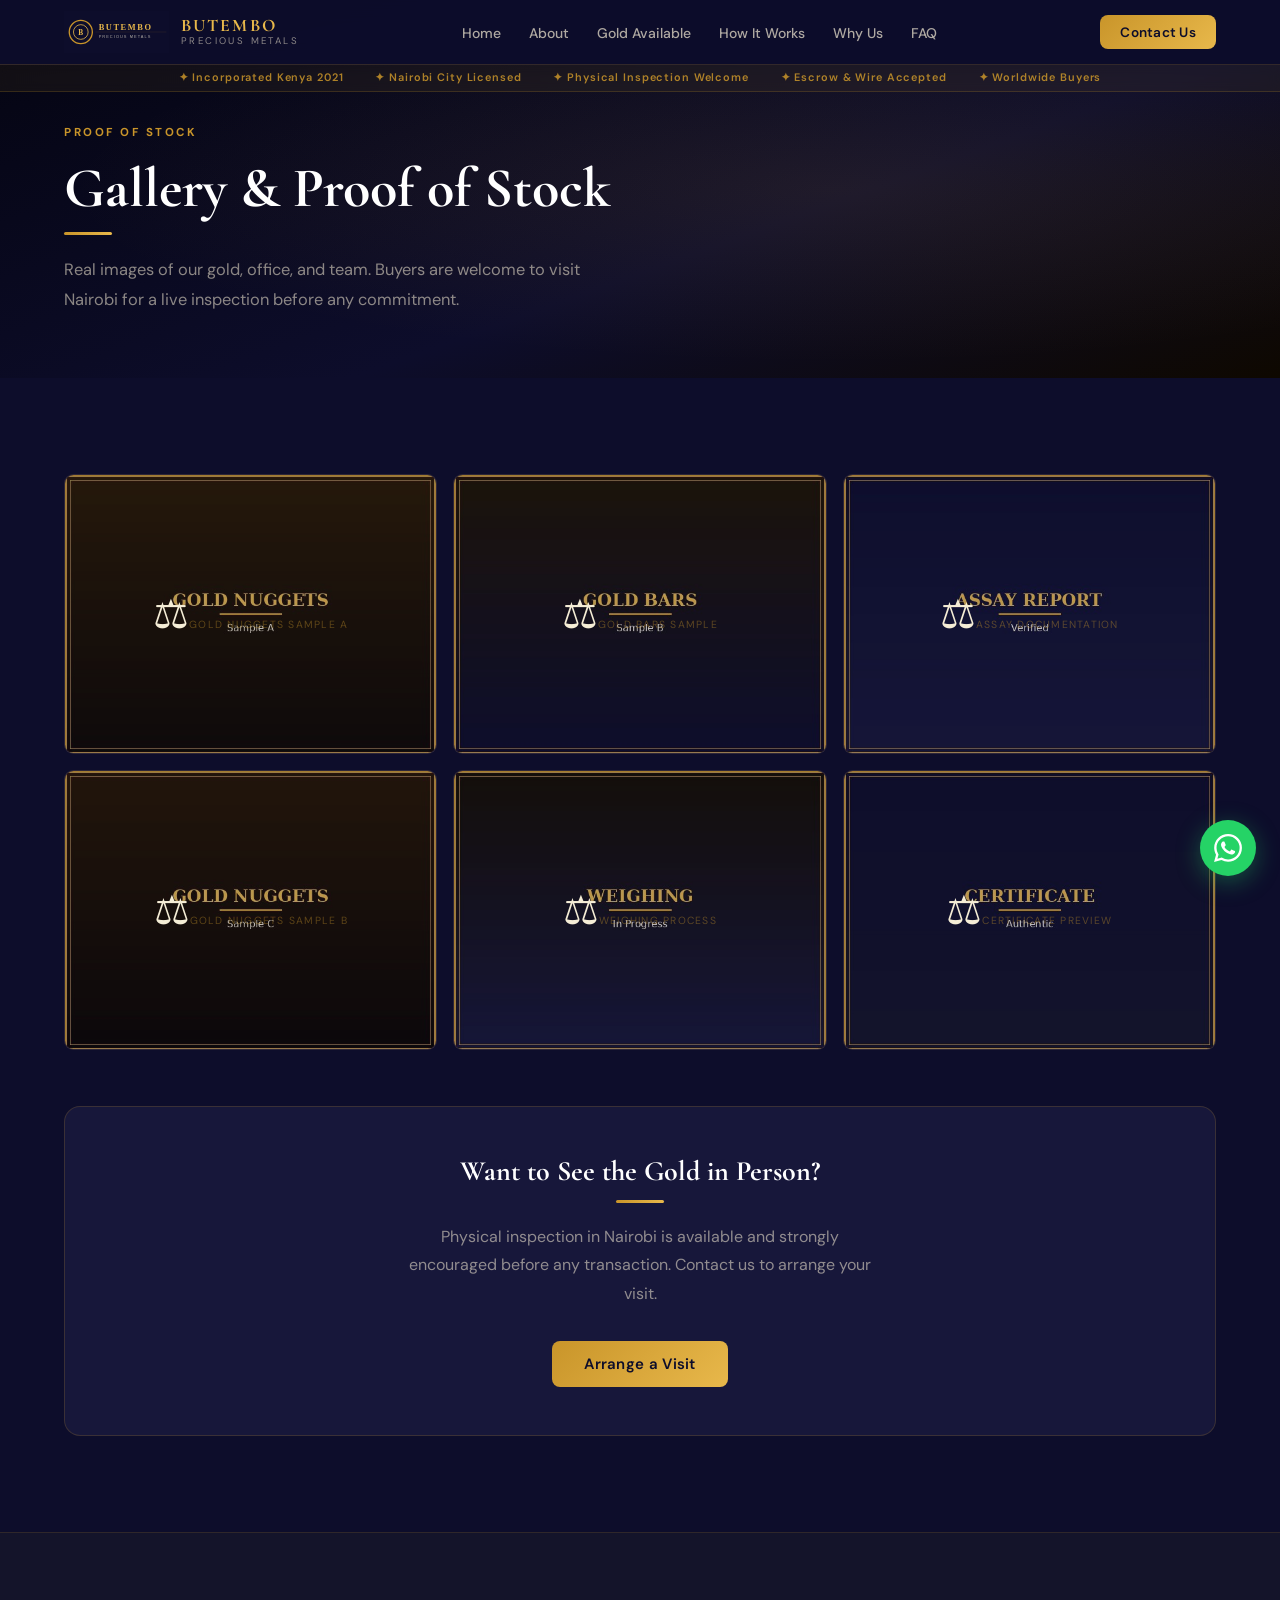
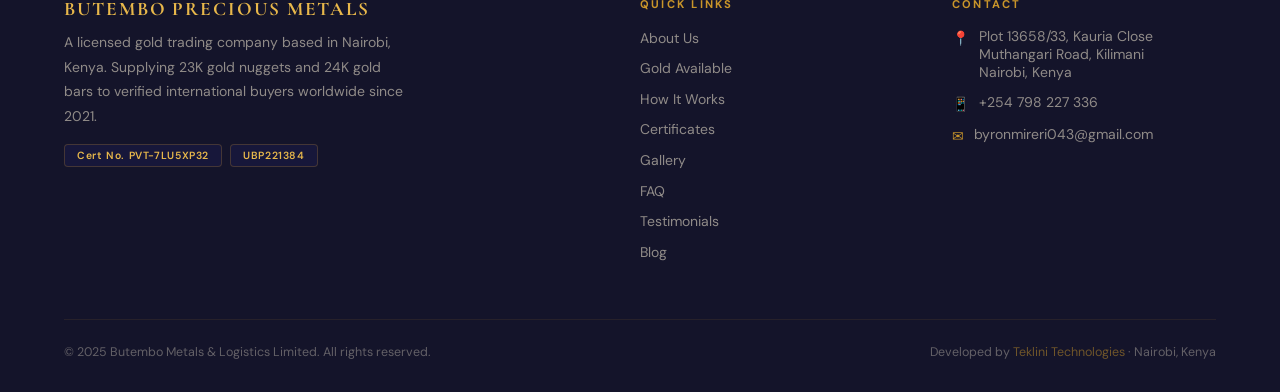
<file: gallery.html>
<!DOCTYPE html>
<html lang="en">
<head>
  <meta charset="UTF-8"/>
  <meta name="viewport" content="width=device-width,initial-scale=1.0"/>
  <meta name="description" content="Real images of gold, office, and team. Physical inspection in Nairobi available before any transaction."/>
  <meta property="og:title" content="Gallery &amp; Proof of Stock | Butembo Precious Metals"/>
  <meta property="og:image" content="images/og.jpg"/>
  <meta property="og:type" content="website"/>
  <title>Gallery &amp; Proof of Stock | Butembo Precious Metals</title>
  <link rel="icon" type="image/png" href="images/favicon.png"/>
  <link rel="preconnect" href="https://fonts.googleapis.com"/>
  <link rel="preconnect" href="https://fonts.gstatic.com" crossorigin/>
  <link href="https://fonts.googleapis.com/css2?family=Cormorant+Garamond:wght@400;600;700&family=DM+Sans:wght@300;400;500;600&family=DM+Mono&display=swap" rel="stylesheet"/>
  <link rel="stylesheet" href="css/styles.css"/>
</head>
<body>
<nav id="navbar">
  <div class="container">
    <div class="nav-inner">
      <a href="index.html" class="nav-logo">
        <img src="images/logo.svg" alt="Butembo Precious Metals" style="height:42px;width:auto;"/>
        <div><div class="nav-logo-text-main">BUTEMBO</div><div class="nav-logo-text-sub">Precious Metals</div></div>
      </a>
      <ul class="nav-links"><li><a href="index.html" >Home</a></li>
<li><a href="about.html" >About</a></li>
<li><a href="gold.html" >Gold Available</a></li>
<li><a href="how.html" >How It Works</a></li>
<li><a href="why.html" >Why Us</a></li>
<li><a href="faq.html" >FAQ</a></li></ul>
      <a href="contact.html" class="btn btn-gold btn-sm nav-cta">Contact Us</a>
      <button class="nav-menu-btn" id="menu-btn" aria-label="Open menu">
        <svg width="22" height="22" fill="none" stroke="currentColor" stroke-width="2" viewBox="0 0 24 24"><path stroke-linecap="round" stroke-linejoin="round" d="M4 6h16M4 12h16M4 18h16"/></svg>
      </button>
    </div>
  </div>
  <div class="mobile-menu" id="mobile-menu">
    <a href="index.html">Home</a><a href="about.html">About Us</a><a href="gold.html">Gold Available</a>
    <a href="how.html">How It Works</a><a href="why.html">Why Choose Us</a><a href="gallery.html">Gallery</a>
    <a href="certificates.html">Certificates</a><a href="faq.html">FAQ</a>
    <a href="testimonials.html">Testimonials</a><a href="blog.html">Blog</a>
    <a href="contact.html" class="btn btn-gold" style="display:block;text-align:center;margin-top:.75rem;">Contact Us</a>
  </div>
</nav>
<div class="trust-strip">
  <div class="trust-strip-inner">
    <span class="trust-badge">&#10022; Incorporated Kenya 2021</span>
    <span class="trust-badge">&#10022; Nairobi City Licensed</span>
    <span class="trust-badge">&#10022; Physical Inspection Welcome</span>
    <span class="trust-badge">&#10022; Escrow &amp; Wire Accepted</span>
    <span class="trust-badge">&#10022; Worldwide Buyers</span>
  </div>
</div>
<main>

<div class="page-hero page-offset">
  <div class="container page-hero-content">
    <span class="section-tag" data-aos="fade-up">Proof of Stock</span>
    <h1 class="serif" style="font-size:clamp(2.2rem,5vw,3.5rem);color:#fff;max-width:640px;margin-top:.4rem;" data-aos="fade-up" data-aos-delay="80">Gallery &amp; Proof of Stock</h1>
    <div class="gold-rule" data-aos="fade-up" data-aos-delay="160"></div>
    <p style="color:var(--gray);max-width:520px;line-height:1.8;font-size:1.025rem;" data-aos="fade-up" data-aos-delay="220">Real images of our gold, office, and team. Buyers are welcome to visit Nairobi for a live inspection before any commitment.</p>
  </div>
</div>
<section class="section">
  <div class="container">
    <div class="gallery-grid">
      <div class="gallery-item" data-aos="fade-up" data-aos-delay="0">
        <img src="images/g1.jpg" alt="Gold Nuggets Sample A"/>
        <div class="placeholder"><span style="font-size:2.5rem;">&#9878;</span><span style="font-size:.65rem;color:rgba(201,149,42,.4);text-transform:uppercase;letter-spacing:.12em;">Gold Nuggets Sample A</span></div>
      </div><div class="gallery-item" data-aos="fade-up" data-aos-delay="60">
        <img src="images/g2.jpg" alt="Gold Bars Sample"/>
        <div class="placeholder"><span style="font-size:2.5rem;">&#9878;</span><span style="font-size:.65rem;color:rgba(201,149,42,.4);text-transform:uppercase;letter-spacing:.12em;">Gold Bars Sample</span></div>
      </div><div class="gallery-item" data-aos="fade-up" data-aos-delay="120">
        <img src="images/g3.jpg" alt="Assay Documentation"/>
        <div class="placeholder"><span style="font-size:2.5rem;">&#9878;</span><span style="font-size:.65rem;color:rgba(201,149,42,.4);text-transform:uppercase;letter-spacing:.12em;">Assay Documentation</span></div>
      </div><div class="gallery-item" data-aos="fade-up" data-aos-delay="180">
        <img src="images/g4.jpg" alt="Gold Nuggets Sample B"/>
        <div class="placeholder"><span style="font-size:2.5rem;">&#9878;</span><span style="font-size:.65rem;color:rgba(201,149,42,.4);text-transform:uppercase;letter-spacing:.12em;">Gold Nuggets Sample B</span></div>
      </div><div class="gallery-item" data-aos="fade-up" data-aos-delay="240">
        <img src="images/g5.jpg" alt="Weighing Process"/>
        <div class="placeholder"><span style="font-size:2.5rem;">&#9878;</span><span style="font-size:.65rem;color:rgba(201,149,42,.4);text-transform:uppercase;letter-spacing:.12em;">Weighing Process</span></div>
      </div><div class="gallery-item" data-aos="fade-up" data-aos-delay="300">
        <img src="images/g6.jpg" alt="Certificate Preview"/>
        <div class="placeholder"><span style="font-size:2.5rem;">&#9878;</span><span style="font-size:.65rem;color:rgba(201,149,42,.4);text-transform:uppercase;letter-spacing:.12em;">Certificate Preview</span></div>
      </div>
    </div>
    <div style="margin-top:3.5rem;background:var(--card);border:1px solid rgba(201,149,42,.2);border-radius:1rem;padding:3rem;text-align:center;" data-aos="fade-up">
      <h3 class="serif" style="font-size:1.75rem;color:#fff;margin-bottom:.75rem;">Want to See the Gold in Person?</h3>
      <div class="gold-rule" style="margin:.75rem auto 1.25rem;"></div>
      <p style="color:var(--gray);margin-bottom:2rem;max-width:480px;margin-left:auto;margin-right:auto;line-height:1.8;">Physical inspection in Nairobi is available and strongly encouraged before any transaction. Contact us to arrange your visit.</p>
      <a href="contact.html" class="btn btn-gold">Arrange a Visit</a>
    </div>
  </div>
</section>
</main>

<footer>
  <div class="container">
    <div class="footer-grid">
      <div>
        <div class="footer-logo-text">BUTEMBO PRECIOUS METALS</div>
        <p class="footer-desc">A licensed gold trading company based in Nairobi, Kenya. Supplying 23K gold nuggets and 24K gold bars to verified international buyers worldwide since 2021.</p>
        <div class="footer-certs">
          <span class="footer-cert">Cert No. PVT-7LU5XP32</span>
          <span class="footer-cert">UBP221384</span>
        </div>
      </div>
      <div>
        <div class="footer-col-title">Quick Links</div>
        <ul class="footer-links">
          <li><a href="about.html">About Us</a></li>
          <li><a href="gold.html">Gold Available</a></li>
          <li><a href="how.html">How It Works</a></li>
          <li><a href="certificates.html">Certificates</a></li>
          <li><a href="gallery.html">Gallery</a></li>
          <li><a href="faq.html">FAQ</a></li>
          <li><a href="testimonials.html">Testimonials</a></li>
          <li><a href="blog.html">Blog</a></li>
        </ul>
      </div>
      <div>
        <div class="footer-col-title">Contact</div>
        <div class="footer-contact-item"><span class="icon">&#128205;</span><span>Plot 13658/33, Kauria Close<br/>Muthangari Road, Kilimani<br/>Nairobi, Kenya</span></div>
        <div class="footer-contact-item"><span class="icon">&#128241;</span><a href="https://wa.me/254798227336?text=Hello%20Butembo%20Precious%20Metals%2C%20I%20would%20like%20to%20enquire%20about%20your%20gold." target="_blank">+254 798 227 336</a></div>
        <div class="footer-contact-item"><span class="icon">&#9993;</span><a href="mailto:byronmireri043@gmail.com">byronmireri043@gmail.com</a></div>
      </div>
    </div>
    <div class="footer-bottom">
      <span>&copy; 2025 Butembo Metals &amp; Logistics Limited. All rights reserved.</span>
      <span>Developed by <a href="#">Teklini Technologies</a> &middot; Nairobi, Kenya</span>
    </div>
  </div>
</footer>
<a href="https://wa.me/254798227336?text=Hello%20Butembo%20Precious%20Metals%2C%20I%20would%20like%20to%20enquire%20about%20your%20gold." target="_blank" rel="noopener" class="wa-float" aria-label="Chat on WhatsApp">
  <svg viewBox="0 0 24 24" fill="white"><path d="M17.472 14.382c-.297-.149-1.758-.867-2.03-.967-.273-.099-.471-.148-.67.15-.197.297-.767.966-.94 1.164-.173.199-.347.223-.644.075-.297-.15-1.255-.463-2.39-1.475-.883-.788-1.48-1.761-1.653-2.059-.173-.297-.018-.458.13-.606.134-.133.298-.347.446-.52.149-.174.198-.298.298-.497.099-.198.05-.371-.025-.52-.075-.149-.669-1.612-.916-2.207-.242-.579-.487-.5-.669-.51-.173-.008-.371-.01-.57-.01-.198 0-.52.074-.792.372-.272.297-1.04 1.016-1.04 2.479 0 1.462 1.065 2.875 1.213 3.074.149.198 2.096 3.2 5.077 4.487.709.306 1.262.489 1.694.625.712.227 1.36.195 1.871.118.571-.085 1.758-.719 2.006-1.413.248-.694.248-1.289.173-1.413-.074-.124-.272-.198-.57-.347m-5.421 7.403h-.004a9.87 9.87 0 01-5.031-1.378l-.361-.214-3.741.982.998-3.648-.235-.374a9.86 9.86 0 01-1.51-5.26c.001-5.45 4.436-9.884 9.888-9.884 2.64 0 5.122 1.03 6.988 2.898a9.825 9.825 0 012.893 6.994c-.003 5.45-4.437 9.884-9.885 9.884m8.413-18.297A11.815 11.815 0 0012.05 0C5.495 0 .16 5.335.157 11.892c0 2.096.547 4.142 1.588 5.945L.057 24l6.305-1.654a11.882 11.882 0 005.683 1.448h.005c6.554 0 11.89-5.335 11.893-11.893a11.821 11.821 0 00-3.48-8.413z"/></svg>
</a>
<script src="js/main.js"></script>
</body>
</html>
</file>
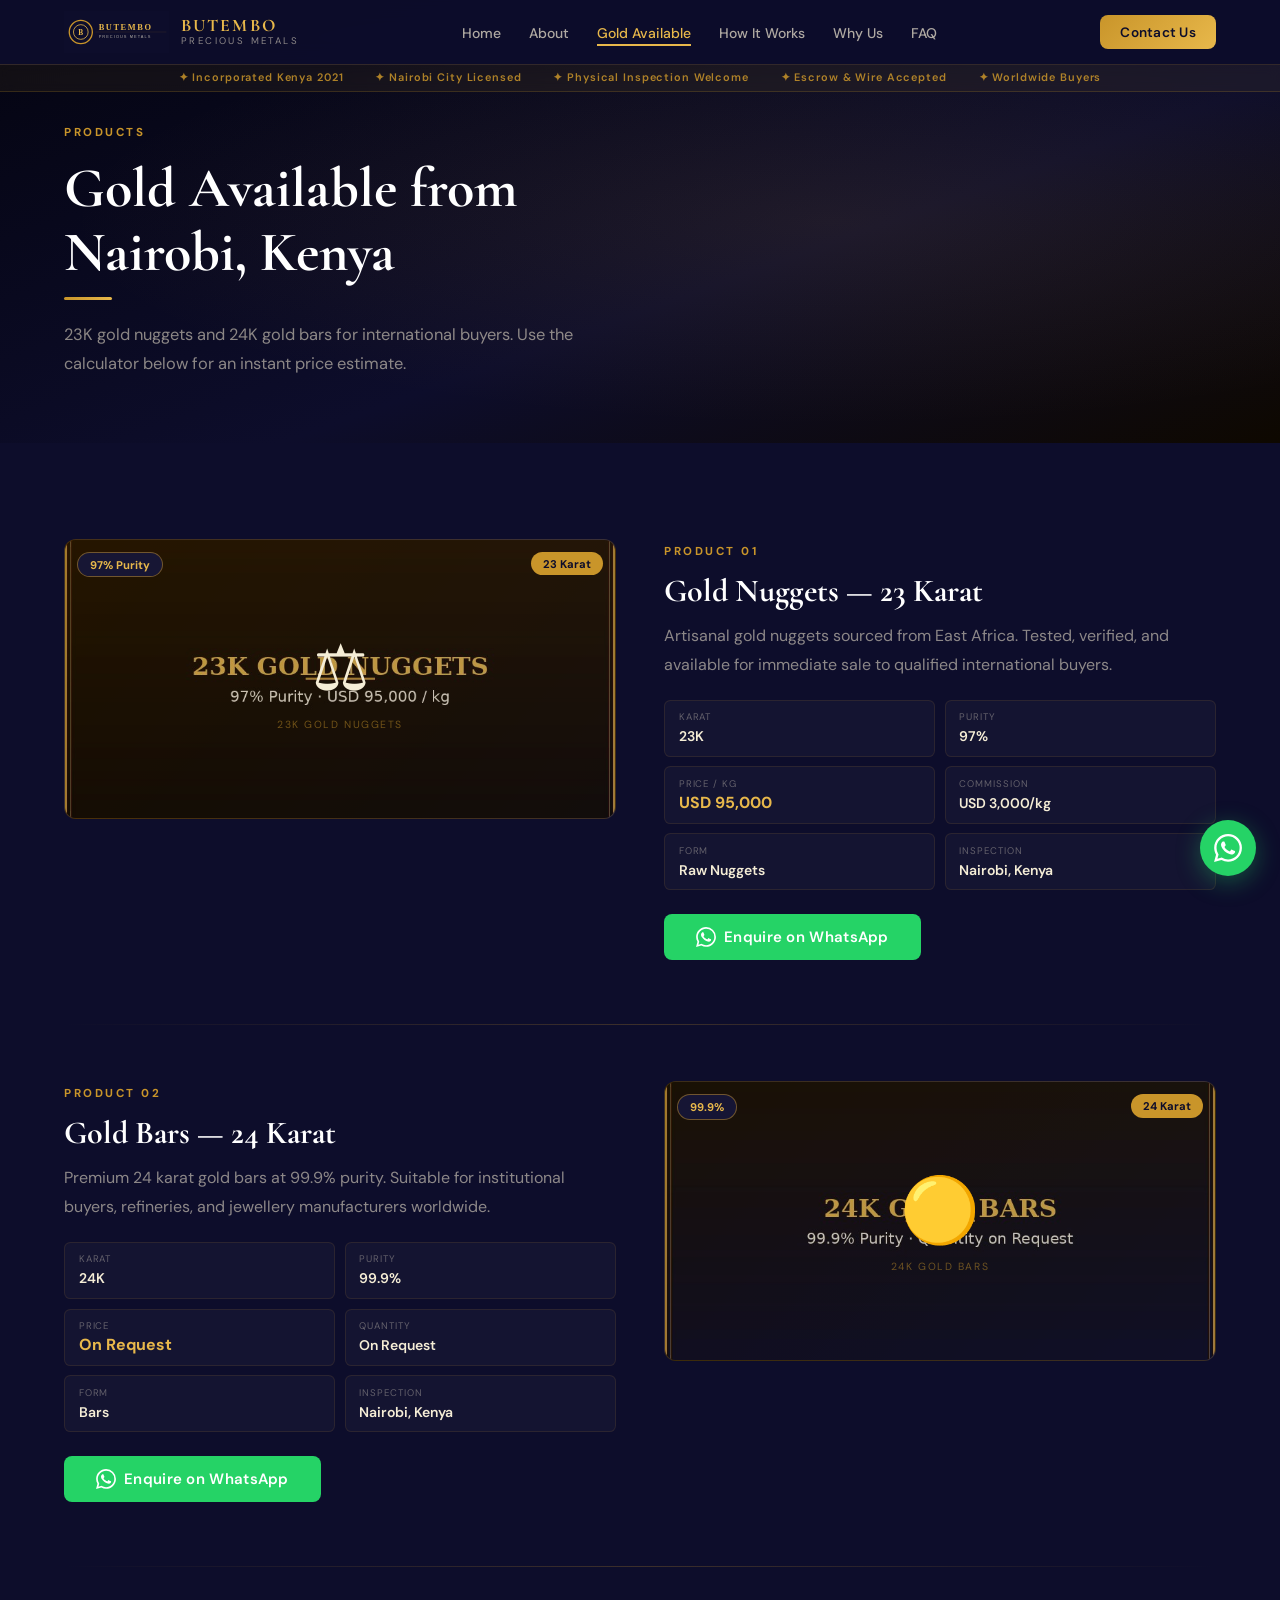
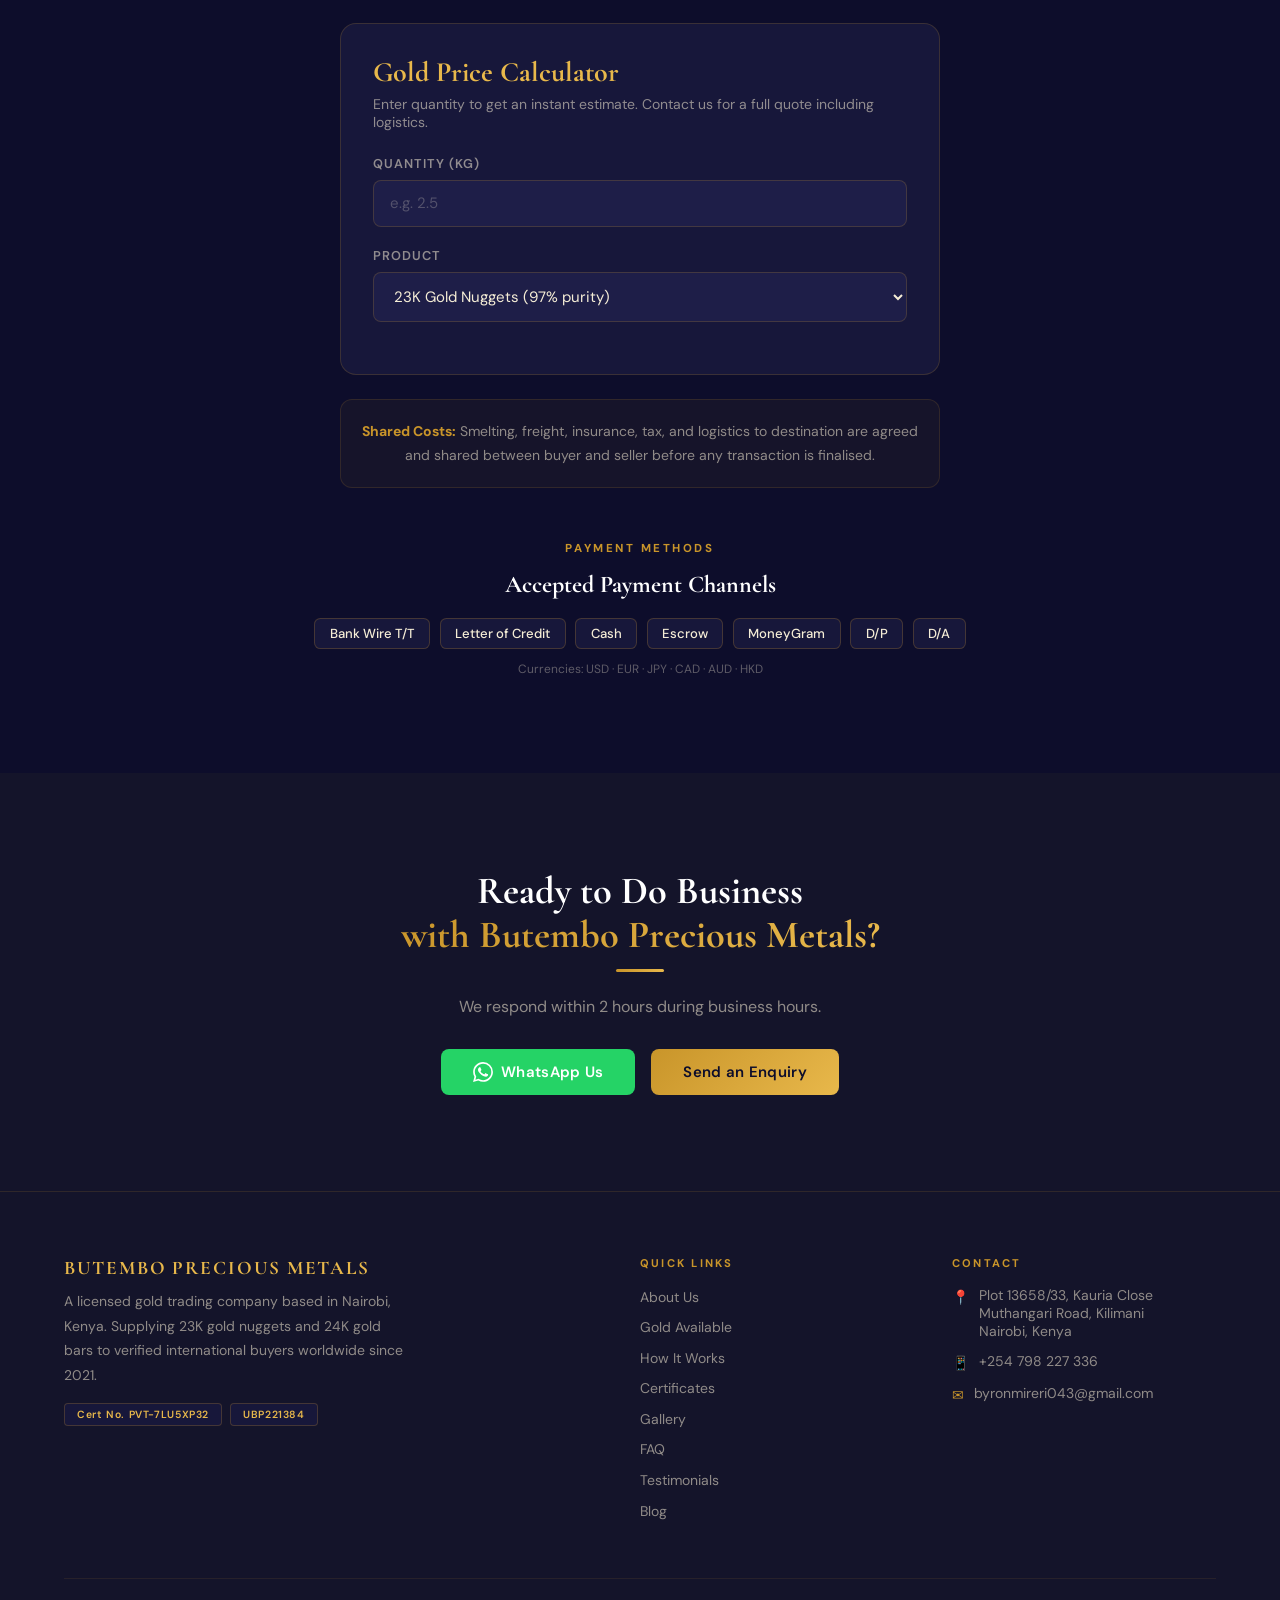
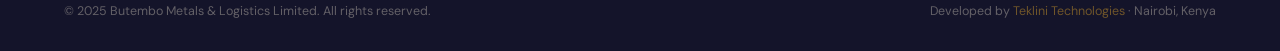
<file: gold.html>
<!DOCTYPE html>
<html lang="en">
<head>
  <meta charset="UTF-8"/>
  <meta name="viewport" content="width=device-width,initial-scale=1.0"/>
  <meta name="description" content="23K gold nuggets at USD 95,000/kg and 24K gold bars from Butembo Precious Metals, Nairobi Kenya. Calculator included."/>
  <meta property="og:title" content="Gold Available | 23K Nuggets &amp; 24K Bars | Butembo Precious Metals"/>
  <meta property="og:image" content="images/og.jpg"/>
  <meta property="og:type" content="website"/>
  <title>Gold Available | 23K Nuggets &amp; 24K Bars | Butembo Precious Metals</title>
  <link rel="icon" type="image/png" href="images/favicon.png"/>
  <link rel="preconnect" href="https://fonts.googleapis.com"/>
  <link rel="preconnect" href="https://fonts.gstatic.com" crossorigin/>
  <link href="https://fonts.googleapis.com/css2?family=Cormorant+Garamond:wght@400;600;700&family=DM+Sans:wght@300;400;500;600&family=DM+Mono&display=swap" rel="stylesheet"/>
  <link rel="stylesheet" href="css/styles.css"/>
</head>
<body>
<nav id="navbar">
  <div class="container">
    <div class="nav-inner">
      <a href="index.html" class="nav-logo">
        <img src="images/logo.svg" alt="Butembo Precious Metals" style="height:42px;width:auto;"/>
        <div><div class="nav-logo-text-main">BUTEMBO</div><div class="nav-logo-text-sub">Precious Metals</div></div>
      </a>
      <ul class="nav-links"><li><a href="index.html" >Home</a></li>
<li><a href="about.html" >About</a></li>
<li><a href="gold.html" class="active">Gold Available</a></li>
<li><a href="how.html" >How It Works</a></li>
<li><a href="why.html" >Why Us</a></li>
<li><a href="faq.html" >FAQ</a></li></ul>
      <a href="contact.html" class="btn btn-gold btn-sm nav-cta">Contact Us</a>
      <button class="nav-menu-btn" id="menu-btn" aria-label="Open menu">
        <svg width="22" height="22" fill="none" stroke="currentColor" stroke-width="2" viewBox="0 0 24 24"><path stroke-linecap="round" stroke-linejoin="round" d="M4 6h16M4 12h16M4 18h16"/></svg>
      </button>
    </div>
  </div>
  <div class="mobile-menu" id="mobile-menu">
    <a href="index.html">Home</a><a href="about.html">About Us</a><a href="gold.html">Gold Available</a>
    <a href="how.html">How It Works</a><a href="why.html">Why Choose Us</a><a href="gallery.html">Gallery</a>
    <a href="certificates.html">Certificates</a><a href="faq.html">FAQ</a>
    <a href="testimonials.html">Testimonials</a><a href="blog.html">Blog</a>
    <a href="contact.html" class="btn btn-gold" style="display:block;text-align:center;margin-top:.75rem;">Contact Us</a>
  </div>
</nav>
<div class="trust-strip">
  <div class="trust-strip-inner">
    <span class="trust-badge">&#10022; Incorporated Kenya 2021</span>
    <span class="trust-badge">&#10022; Nairobi City Licensed</span>
    <span class="trust-badge">&#10022; Physical Inspection Welcome</span>
    <span class="trust-badge">&#10022; Escrow &amp; Wire Accepted</span>
    <span class="trust-badge">&#10022; Worldwide Buyers</span>
  </div>
</div>
<main>

<div class="page-hero page-offset">
  <div class="container page-hero-content">
    <span class="section-tag" data-aos="fade-up">Products</span>
    <h1 class="serif" style="font-size:clamp(2.2rem,5vw,3.5rem);color:#fff;max-width:640px;margin-top:.4rem;" data-aos="fade-up" data-aos-delay="80">Gold Available from Nairobi, Kenya</h1>
    <div class="gold-rule" data-aos="fade-up" data-aos-delay="160"></div>
    <p style="color:var(--gray);max-width:520px;line-height:1.8;font-size:1.025rem;" data-aos="fade-up" data-aos-delay="220">23K gold nuggets and 24K gold bars for international buyers. Use the calculator below for an instant price estimate.</p>
  </div>
</div>
<section class="section">
  <div class="container">
    <div class="grid-2" style="margin-bottom:4rem;">
      <div data-aos="fade-right">
        <div style="border-radius:.75rem;overflow:hidden;height:280px;position:relative;background:linear-gradient(135deg,#2a1500,var(--card));border:1px solid rgba(201,149,42,.2);">
          <img src="images/nuggets.jpg" alt="23K Gold Nuggets" style="width:100%;height:100%;object-fit:cover;opacity:.8;position:absolute;inset:0;"/>
          <div style="position:absolute;inset:0;display:flex;align-items:center;justify-content:center;flex-direction:column;gap:.5rem;"><span style="font-size:4rem;">&#9878;</span><span style="font-size:.65rem;color:rgba(201,149,42,.5);text-transform:uppercase;letter-spacing:.15em;">23K Gold Nuggets</span></div>
          <span class="product-badge product-badge-karat" style="top:.75rem;right:.75rem;">23 Karat</span>
          <span class="product-badge product-badge-purity" style="top:.75rem;left:.75rem;">97% Purity</span>
        </div>
      </div>
      <div data-aos="fade-left">
        <span class="section-tag">Product 01</span>
        <h2 class="serif" style="font-size:2rem;color:#fff;margin:.3rem 0 .75rem;">Gold Nuggets &mdash; 23 Karat</h2>
        <p style="color:var(--gray);line-height:1.8;margin-bottom:1.25rem;">Artisanal gold nuggets sourced from East Africa. Tested, verified, and available for immediate sale to qualified international buyers.</p>
        <div class="spec-grid" style="margin-bottom:1.5rem;">
          <div class="spec-item"><span class="spec-label">Karat</span><span class="spec-val">23K</span></div><div class="spec-item"><span class="spec-label">Purity</span><span class="spec-val">97%</span></div><div class="spec-item"><span class="spec-label">Price / kg</span><span class="spec-val highlight">USD 95,000</span></div><div class="spec-item"><span class="spec-label">Commission</span><span class="spec-val">USD 3,000/kg</span></div><div class="spec-item"><span class="spec-label">Form</span><span class="spec-val">Raw Nuggets</span></div><div class="spec-item"><span class="spec-label">Inspection</span><span class="spec-val">Nairobi, Kenya</span></div>
        </div>
        <a href="https://wa.me/254798227336?text=Hello%20Butembo%2C%20I%20am%20interested%20in%20the%2023K%20gold%20nuggets.%20Please%20advise%20on%20availability%20and%20quantity." target="_blank" class="btn btn-wa"><svg width="20" height="20" fill="currentColor" viewBox="0 0 24 24"><path d="M17.472 14.382c-.297-.149-1.758-.867-2.03-.967-.273-.099-.471-.148-.67.15-.197.297-.767.966-.94 1.164-.173.199-.347.223-.644.075-.297-.15-1.255-.463-2.39-1.475-.883-.788-1.48-1.761-1.653-2.059-.173-.297-.018-.458.13-.606.134-.133.298-.347.446-.52.149-.174.198-.298.298-.497.099-.198.05-.371-.025-.52-.075-.149-.669-1.612-.916-2.207-.242-.579-.487-.5-.669-.51-.173-.008-.371-.01-.57-.01-.198 0-.52.074-.792.372-.272.297-1.04 1.016-1.04 2.479 0 1.462 1.065 2.875 1.213 3.074.149.198 2.096 3.2 5.077 4.487.709.306 1.262.489 1.694.625.712.227 1.36.195 1.871.118.571-.085 1.758-.719 2.006-1.413.248-.694.248-1.289.173-1.413-.074-.124-.272-.198-.57-.347m-5.421 7.403h-.004a9.87 9.87 0 01-5.031-1.378l-.361-.214-3.741.982.998-3.648-.235-.374a9.86 9.86 0 01-1.51-5.26c.001-5.45 4.436-9.884 9.888-9.884 2.64 0 5.122 1.03 6.988 2.898a9.825 9.825 0 012.893 6.994c-.003 5.45-4.437 9.884-9.885 9.884m8.413-18.297A11.815 11.815 0 0012.05 0C5.495 0 .16 5.335.157 11.892c0 2.096.547 4.142 1.588 5.945L.057 24l6.305-1.654a11.882 11.882 0 005.683 1.448h.005c6.554 0 11.89-5.335 11.893-11.893a11.821 11.821 0 00-3.48-8.413z"/></svg> Enquire on WhatsApp</a>
      </div>
    </div>
    <div class="section-divider" style="margin-bottom:3.5rem;"></div>
    <div class="grid-2" style="margin-bottom:4rem;">
      <div style="order:2;" data-aos="fade-left">
        <div style="border-radius:.75rem;overflow:hidden;height:280px;position:relative;background:linear-gradient(135deg,#1a1000,var(--card));border:1px solid rgba(201,149,42,.2);">
          <img src="images/bars.jpg" alt="24K Gold Bars" style="width:100%;height:100%;object-fit:cover;opacity:.8;position:absolute;inset:0;"/>
          <div style="position:absolute;inset:0;display:flex;align-items:center;justify-content:center;flex-direction:column;gap:.5rem;"><span style="font-size:4rem;">&#128993;</span><span style="font-size:.65rem;color:rgba(201,149,42,.5);text-transform:uppercase;letter-spacing:.15em;">24K Gold Bars</span></div>
          <span class="product-badge product-badge-karat" style="top:.75rem;right:.75rem;">24 Karat</span>
          <span class="product-badge product-badge-purity" style="top:.75rem;left:.75rem;">99.9%</span>
        </div>
      </div>
      <div style="order:1;" data-aos="fade-right">
        <span class="section-tag">Product 02</span>
        <h2 class="serif" style="font-size:2rem;color:#fff;margin:.3rem 0 .75rem;">Gold Bars &mdash; 24 Karat</h2>
        <p style="color:var(--gray);line-height:1.8;margin-bottom:1.25rem;">Premium 24 karat gold bars at 99.9% purity. Suitable for institutional buyers, refineries, and jewellery manufacturers worldwide.</p>
        <div class="spec-grid" style="margin-bottom:1.5rem;">
          <div class="spec-item"><span class="spec-label">Karat</span><span class="spec-val">24K</span></div><div class="spec-item"><span class="spec-label">Purity</span><span class="spec-val">99.9%</span></div><div class="spec-item"><span class="spec-label">Price</span><span class="spec-val highlight">On Request</span></div><div class="spec-item"><span class="spec-label">Quantity</span><span class="spec-val">On Request</span></div><div class="spec-item"><span class="spec-label">Form</span><span class="spec-val">Bars</span></div><div class="spec-item"><span class="spec-label">Inspection</span><span class="spec-val">Nairobi, Kenya</span></div>
        </div>
        <a href="https://wa.me/254798227336?text=Hello%20Butembo%2C%20I%20am%20interested%20in%20your%2024K%20gold%20bars.%20Please%20advise%20on%20pricing%20and%20availability." target="_blank" class="btn btn-wa"><svg width="20" height="20" fill="currentColor" viewBox="0 0 24 24"><path d="M17.472 14.382c-.297-.149-1.758-.867-2.03-.967-.273-.099-.471-.148-.67.15-.197.297-.767.966-.94 1.164-.173.199-.347.223-.644.075-.297-.15-1.255-.463-2.39-1.475-.883-.788-1.48-1.761-1.653-2.059-.173-.297-.018-.458.13-.606.134-.133.298-.347.446-.52.149-.174.198-.298.298-.497.099-.198.05-.371-.025-.52-.075-.149-.669-1.612-.916-2.207-.242-.579-.487-.5-.669-.51-.173-.008-.371-.01-.57-.01-.198 0-.52.074-.792.372-.272.297-1.04 1.016-1.04 2.479 0 1.462 1.065 2.875 1.213 3.074.149.198 2.096 3.2 5.077 4.487.709.306 1.262.489 1.694.625.712.227 1.36.195 1.871.118.571-.085 1.758-.719 2.006-1.413.248-.694.248-1.289.173-1.413-.074-.124-.272-.198-.57-.347m-5.421 7.403h-.004a9.87 9.87 0 01-5.031-1.378l-.361-.214-3.741.982.998-3.648-.235-.374a9.86 9.86 0 01-1.51-5.26c.001-5.45 4.436-9.884 9.888-9.884 2.64 0 5.122 1.03 6.988 2.898a9.825 9.825 0 012.893 6.994c-.003 5.45-4.437 9.884-9.885 9.884m8.413-18.297A11.815 11.815 0 0012.05 0C5.495 0 .16 5.335.157 11.892c0 2.096.547 4.142 1.588 5.945L.057 24l6.305-1.654a11.882 11.882 0 005.683 1.448h.005c6.554 0 11.89-5.335 11.893-11.893a11.821 11.821 0 00-3.48-8.413z"/></svg> Enquire on WhatsApp</a>
      </div>
    </div>
    <div class="section-divider" style="margin-bottom:3.5rem;"></div>
    <div style="max-width:600px;margin:0 auto;" data-aos="fade-up">
      <div class="calc-box">
        <h2 class="serif" style="font-size:1.75rem;color:var(--gold2);margin-bottom:.4rem;">Gold Price Calculator</h2>
        <p style="color:var(--gray);font-size:.875rem;margin-bottom:1.5rem;">Enter quantity to get an instant estimate. Contact us for a full quote including logistics.</p>
        <div class="form-group">
          <label class="form-label">Quantity (kg)</label>
          <input id="calc-qty" type="number" min="0.1" step="0.1" placeholder="e.g. 2.5" class="form-input"/>
        </div>
        <div class="form-group">
          <label class="form-label">Product</label>
          <select id="calc-karat" class="form-input">
            <option value="23K">23K Gold Nuggets (97% purity)</option>
            <option value="24K">24K Gold Bars (99.9% purity)</option>
          </select>
        </div>
        <div class="calc-result" id="calc-result">
          <div style="text-align:center;margin-bottom:1rem;">
            <div style="font-size:.7rem;text-transform:uppercase;letter-spacing:.15em;color:var(--gray2);margin-bottom:.25rem;">Estimated Total</div>
            <div class="calc-total" id="calc-total"></div>
          </div>
          <div id="calc-breakdown"></div>
          <p class="calc-note">* Excludes smelting, freight, insurance, tax, and logistics costs which are shared with the buyer. Contact us for a full breakdown.</p>
        </div>
      </div>
    </div>
    <div style="background:rgba(201,149,42,.05);border:1px solid rgba(201,149,42,.15);border-radius:.75rem;padding:1.25rem;max-width:600px;margin:1.5rem auto 0;text-align:center;" data-aos="fade-up">
      <p style="font-size:.875rem;color:var(--gray);line-height:1.7;"><strong style="color:var(--gold);">Shared Costs:</strong> Smelting, freight, insurance, tax, and logistics to destination are agreed and shared between buyer and seller before any transaction is finalised.</p>
    </div>
    <div style="text-align:center;margin-top:3rem;" data-aos="fade-up">
      <span class="section-tag">Payment Methods</span>
      <h3 class="serif" style="font-size:1.5rem;color:#fff;margin:.3rem 0 1.25rem;">Accepted Payment Channels</h3>
      <div style="display:flex;flex-wrap:wrap;gap:.6rem;justify-content:center;">
        <span style="background:var(--card);border:1px solid rgba(201,149,42,.25);color:var(--cream);font-size:.82rem;padding:.35rem .9rem;border-radius:.4rem;font-weight:500;">Bank Wire T/T</span><span style="background:var(--card);border:1px solid rgba(201,149,42,.25);color:var(--cream);font-size:.82rem;padding:.35rem .9rem;border-radius:.4rem;font-weight:500;">Letter of Credit</span><span style="background:var(--card);border:1px solid rgba(201,149,42,.25);color:var(--cream);font-size:.82rem;padding:.35rem .9rem;border-radius:.4rem;font-weight:500;">Cash</span><span style="background:var(--card);border:1px solid rgba(201,149,42,.25);color:var(--cream);font-size:.82rem;padding:.35rem .9rem;border-radius:.4rem;font-weight:500;">Escrow</span><span style="background:var(--card);border:1px solid rgba(201,149,42,.25);color:var(--cream);font-size:.82rem;padding:.35rem .9rem;border-radius:.4rem;font-weight:500;">MoneyGram</span><span style="background:var(--card);border:1px solid rgba(201,149,42,.25);color:var(--cream);font-size:.82rem;padding:.35rem .9rem;border-radius:.4rem;font-weight:500;">D/P</span><span style="background:var(--card);border:1px solid rgba(201,149,42,.25);color:var(--cream);font-size:.82rem;padding:.35rem .9rem;border-radius:.4rem;font-weight:500;">D/A</span>
      </div>
      <p style="color:var(--gray2);font-size:.75rem;margin-top:.75rem;">Currencies: USD &middot; EUR &middot; JPY &middot; CAD &middot; AUD &middot; HKD</p>
    </div>
  </div>
</section>

<section class="section" style="background:var(--navyL);text-align:center;">
  <div class="container-sm" data-aos="fade-up">
    <h2 class="serif" style="font-size:clamp(1.6rem,3.5vw,2.4rem);color:#fff;margin-bottom:.75rem;">Ready to Do Business<br/><span class="grad-gold">with Butembo Precious Metals?</span></h2>
    <div class="gold-rule" style="margin:.75rem auto 1.5rem;"></div>
    <p style="color:var(--gray);margin-bottom:2rem;">We respond within 2 hours during business hours.</p>
    <div style="display:flex;gap:1rem;justify-content:center;flex-wrap:wrap;">
      <a href="https://wa.me/254798227336?text=Hello%20Butembo%2C%20I%20have%20reviewed%20your%20gold%20products%20and%20would%20like%20to%20place%20an%20enquiry." target="_blank" class="btn btn-wa"><svg width="20" height="20" fill="currentColor" viewBox="0 0 24 24"><path d="M17.472 14.382c-.297-.149-1.758-.867-2.03-.967-.273-.099-.471-.148-.67.15-.197.297-.767.966-.94 1.164-.173.199-.347.223-.644.075-.297-.15-1.255-.463-2.39-1.475-.883-.788-1.48-1.761-1.653-2.059-.173-.297-.018-.458.13-.606.134-.133.298-.347.446-.52.149-.174.198-.298.298-.497.099-.198.05-.371-.025-.52-.075-.149-.669-1.612-.916-2.207-.242-.579-.487-.5-.669-.51-.173-.008-.371-.01-.57-.01-.198 0-.52.074-.792.372-.272.297-1.04 1.016-1.04 2.479 0 1.462 1.065 2.875 1.213 3.074.149.198 2.096 3.2 5.077 4.487.709.306 1.262.489 1.694.625.712.227 1.36.195 1.871.118.571-.085 1.758-.719 2.006-1.413.248-.694.248-1.289.173-1.413-.074-.124-.272-.198-.57-.347m-5.421 7.403h-.004a9.87 9.87 0 01-5.031-1.378l-.361-.214-3.741.982.998-3.648-.235-.374a9.86 9.86 0 01-1.51-5.26c.001-5.45 4.436-9.884 9.888-9.884 2.64 0 5.122 1.03 6.988 2.898a9.825 9.825 0 012.893 6.994c-.003 5.45-4.437 9.884-9.885 9.884m8.413-18.297A11.815 11.815 0 0012.05 0C5.495 0 .16 5.335.157 11.892c0 2.096.547 4.142 1.588 5.945L.057 24l6.305-1.654a11.882 11.882 0 005.683 1.448h.005c6.554 0 11.89-5.335 11.893-11.893a11.821 11.821 0 00-3.48-8.413z"/></svg> WhatsApp Us</a>
      <a href="contact.html" class="btn btn-gold">Send an Enquiry</a>
    </div>
  </div>
</section>
</main>

<footer>
  <div class="container">
    <div class="footer-grid">
      <div>
        <div class="footer-logo-text">BUTEMBO PRECIOUS METALS</div>
        <p class="footer-desc">A licensed gold trading company based in Nairobi, Kenya. Supplying 23K gold nuggets and 24K gold bars to verified international buyers worldwide since 2021.</p>
        <div class="footer-certs">
          <span class="footer-cert">Cert No. PVT-7LU5XP32</span>
          <span class="footer-cert">UBP221384</span>
        </div>
      </div>
      <div>
        <div class="footer-col-title">Quick Links</div>
        <ul class="footer-links">
          <li><a href="about.html">About Us</a></li>
          <li><a href="gold.html">Gold Available</a></li>
          <li><a href="how.html">How It Works</a></li>
          <li><a href="certificates.html">Certificates</a></li>
          <li><a href="gallery.html">Gallery</a></li>
          <li><a href="faq.html">FAQ</a></li>
          <li><a href="testimonials.html">Testimonials</a></li>
          <li><a href="blog.html">Blog</a></li>
        </ul>
      </div>
      <div>
        <div class="footer-col-title">Contact</div>
        <div class="footer-contact-item"><span class="icon">&#128205;</span><span>Plot 13658/33, Kauria Close<br/>Muthangari Road, Kilimani<br/>Nairobi, Kenya</span></div>
        <div class="footer-contact-item"><span class="icon">&#128241;</span><a href="https://wa.me/254798227336?text=Hello%20Butembo%20Precious%20Metals%2C%20I%20would%20like%20to%20enquire%20about%20your%20gold." target="_blank">+254 798 227 336</a></div>
        <div class="footer-contact-item"><span class="icon">&#9993;</span><a href="mailto:byronmireri043@gmail.com">byronmireri043@gmail.com</a></div>
      </div>
    </div>
    <div class="footer-bottom">
      <span>&copy; 2025 Butembo Metals &amp; Logistics Limited. All rights reserved.</span>
      <span>Developed by <a href="#">Teklini Technologies</a> &middot; Nairobi, Kenya</span>
    </div>
  </div>
</footer>
<a href="https://wa.me/254798227336?text=Hello%20Butembo%20Precious%20Metals%2C%20I%20would%20like%20to%20enquire%20about%20your%20gold." target="_blank" rel="noopener" class="wa-float" aria-label="Chat on WhatsApp">
  <svg viewBox="0 0 24 24" fill="white"><path d="M17.472 14.382c-.297-.149-1.758-.867-2.03-.967-.273-.099-.471-.148-.67.15-.197.297-.767.966-.94 1.164-.173.199-.347.223-.644.075-.297-.15-1.255-.463-2.39-1.475-.883-.788-1.48-1.761-1.653-2.059-.173-.297-.018-.458.13-.606.134-.133.298-.347.446-.52.149-.174.198-.298.298-.497.099-.198.05-.371-.025-.52-.075-.149-.669-1.612-.916-2.207-.242-.579-.487-.5-.669-.51-.173-.008-.371-.01-.57-.01-.198 0-.52.074-.792.372-.272.297-1.04 1.016-1.04 2.479 0 1.462 1.065 2.875 1.213 3.074.149.198 2.096 3.2 5.077 4.487.709.306 1.262.489 1.694.625.712.227 1.36.195 1.871.118.571-.085 1.758-.719 2.006-1.413.248-.694.248-1.289.173-1.413-.074-.124-.272-.198-.57-.347m-5.421 7.403h-.004a9.87 9.87 0 01-5.031-1.378l-.361-.214-3.741.982.998-3.648-.235-.374a9.86 9.86 0 01-1.51-5.26c.001-5.45 4.436-9.884 9.888-9.884 2.64 0 5.122 1.03 6.988 2.898a9.825 9.825 0 012.893 6.994c-.003 5.45-4.437 9.884-9.885 9.884m8.413-18.297A11.815 11.815 0 0012.05 0C5.495 0 .16 5.335.157 11.892c0 2.096.547 4.142 1.588 5.945L.057 24l6.305-1.654a11.882 11.882 0 005.683 1.448h.005c6.554 0 11.89-5.335 11.893-11.893a11.821 11.821 0 00-3.48-8.413z"/></svg>
</a>
<script src="js/main.js"></script>
</body>
</html>
</file>
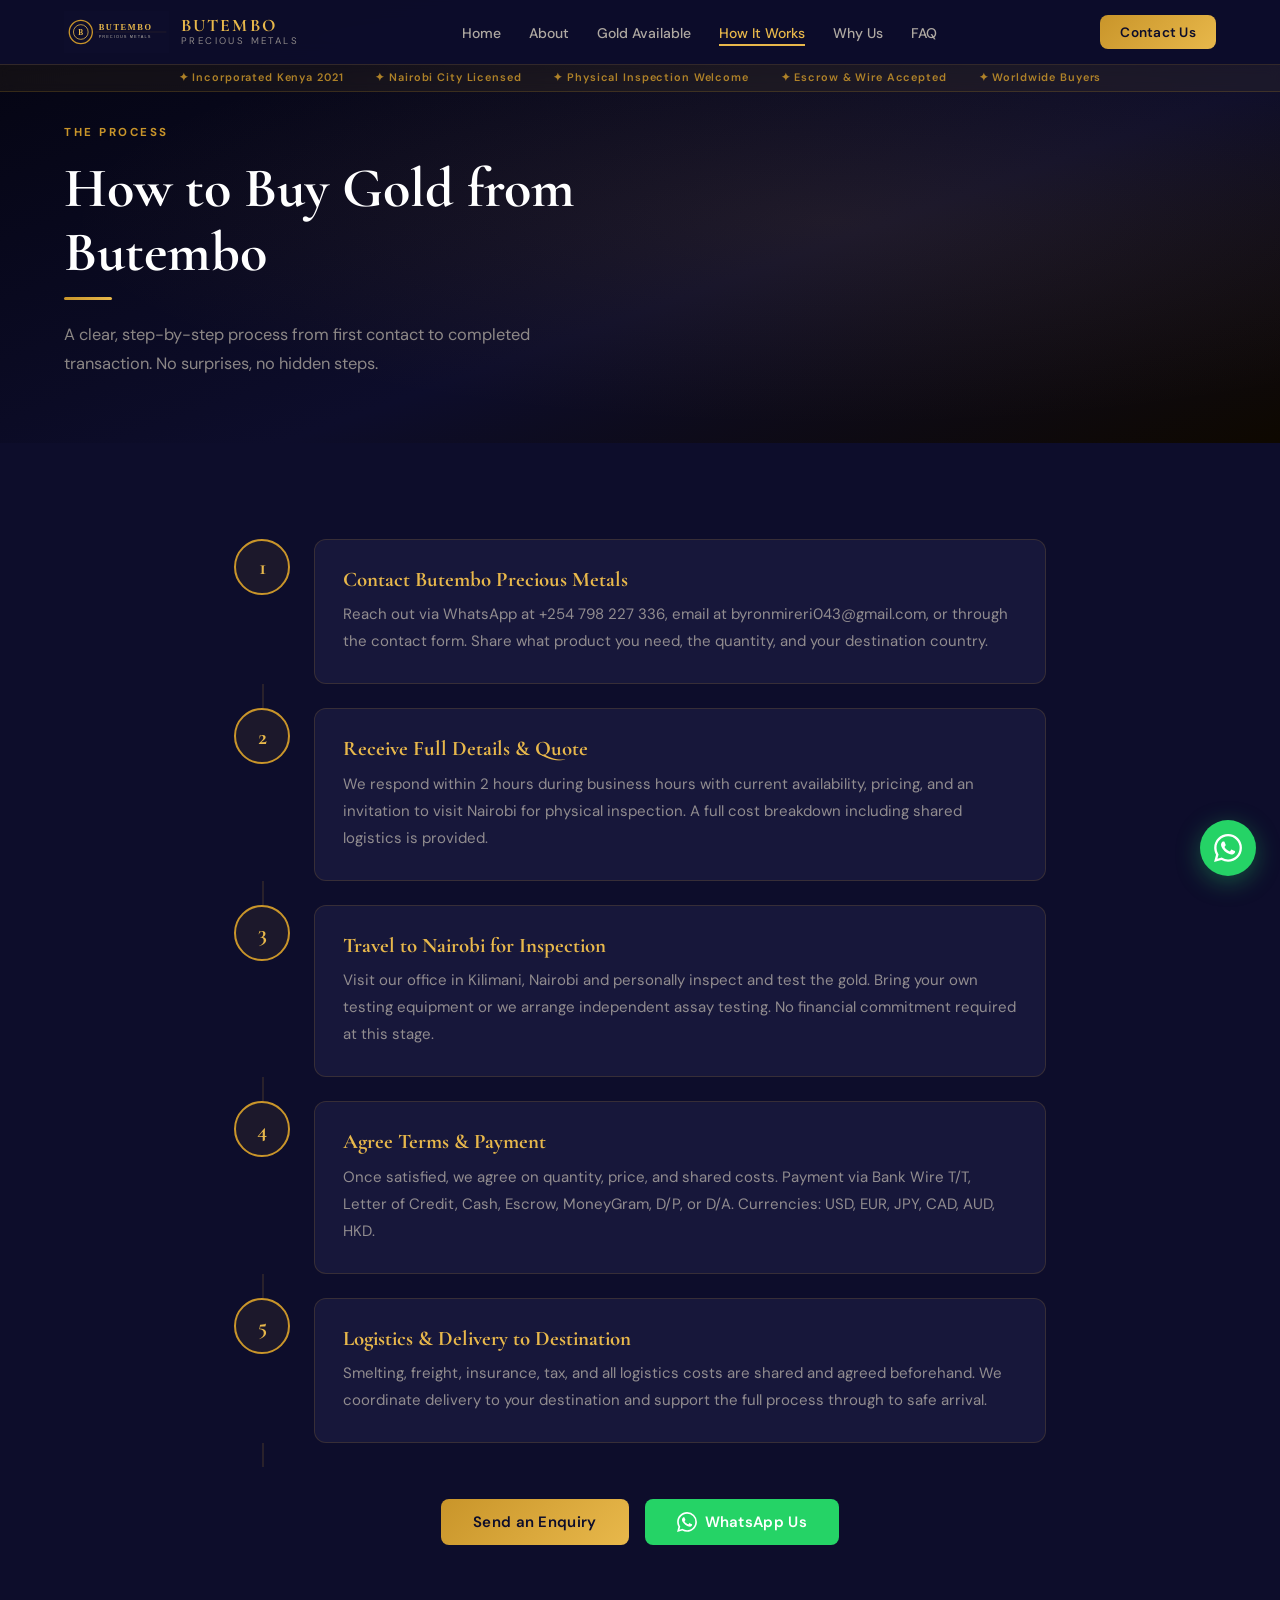
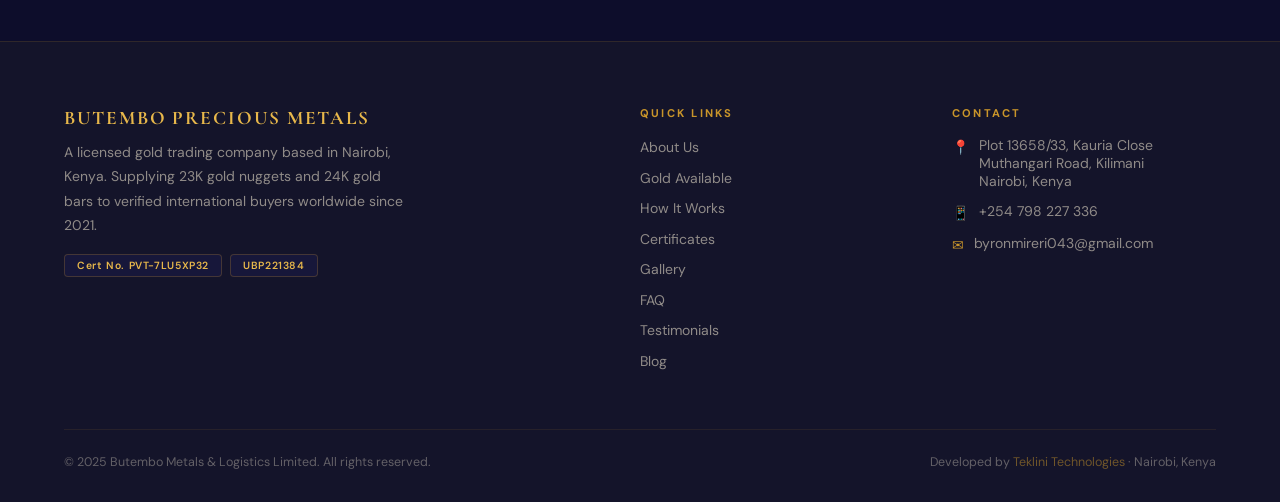
<file: how.html>
<!DOCTYPE html>
<html lang="en">
<head>
  <meta charset="UTF-8"/>
  <meta name="viewport" content="width=device-width,initial-scale=1.0"/>
  <meta name="description" content="Step-by-step guide to buying gold from Butembo Precious Metals. From first contact to delivery."/>
  <meta property="og:title" content="How It Works | Butembo Precious Metals"/>
  <meta property="og:image" content="images/og.jpg"/>
  <meta property="og:type" content="website"/>
  <title>How It Works | Butembo Precious Metals</title>
  <link rel="icon" type="image/png" href="images/favicon.png"/>
  <link rel="preconnect" href="https://fonts.googleapis.com"/>
  <link rel="preconnect" href="https://fonts.gstatic.com" crossorigin/>
  <link href="https://fonts.googleapis.com/css2?family=Cormorant+Garamond:wght@400;600;700&family=DM+Sans:wght@300;400;500;600&family=DM+Mono&display=swap" rel="stylesheet"/>
  <link rel="stylesheet" href="css/styles.css"/>
</head>
<body>
<nav id="navbar">
  <div class="container">
    <div class="nav-inner">
      <a href="index.html" class="nav-logo">
        <img src="images/logo.svg" alt="Butembo Precious Metals" style="height:42px;width:auto;"/>
        <div><div class="nav-logo-text-main">BUTEMBO</div><div class="nav-logo-text-sub">Precious Metals</div></div>
      </a>
      <ul class="nav-links"><li><a href="index.html" >Home</a></li>
<li><a href="about.html" >About</a></li>
<li><a href="gold.html" >Gold Available</a></li>
<li><a href="how.html" class="active">How It Works</a></li>
<li><a href="why.html" >Why Us</a></li>
<li><a href="faq.html" >FAQ</a></li></ul>
      <a href="contact.html" class="btn btn-gold btn-sm nav-cta">Contact Us</a>
      <button class="nav-menu-btn" id="menu-btn" aria-label="Open menu">
        <svg width="22" height="22" fill="none" stroke="currentColor" stroke-width="2" viewBox="0 0 24 24"><path stroke-linecap="round" stroke-linejoin="round" d="M4 6h16M4 12h16M4 18h16"/></svg>
      </button>
    </div>
  </div>
  <div class="mobile-menu" id="mobile-menu">
    <a href="index.html">Home</a><a href="about.html">About Us</a><a href="gold.html">Gold Available</a>
    <a href="how.html">How It Works</a><a href="why.html">Why Choose Us</a><a href="gallery.html">Gallery</a>
    <a href="certificates.html">Certificates</a><a href="faq.html">FAQ</a>
    <a href="testimonials.html">Testimonials</a><a href="blog.html">Blog</a>
    <a href="contact.html" class="btn btn-gold" style="display:block;text-align:center;margin-top:.75rem;">Contact Us</a>
  </div>
</nav>
<div class="trust-strip">
  <div class="trust-strip-inner">
    <span class="trust-badge">&#10022; Incorporated Kenya 2021</span>
    <span class="trust-badge">&#10022; Nairobi City Licensed</span>
    <span class="trust-badge">&#10022; Physical Inspection Welcome</span>
    <span class="trust-badge">&#10022; Escrow &amp; Wire Accepted</span>
    <span class="trust-badge">&#10022; Worldwide Buyers</span>
  </div>
</div>
<main>

<div class="page-hero page-offset">
  <div class="container page-hero-content">
    <span class="section-tag" data-aos="fade-up">The Process</span>
    <h1 class="serif" style="font-size:clamp(2.2rem,5vw,3.5rem);color:#fff;max-width:640px;margin-top:.4rem;" data-aos="fade-up" data-aos-delay="80">How to Buy Gold from Butembo</h1>
    <div class="gold-rule" data-aos="fade-up" data-aos-delay="160"></div>
    <p style="color:var(--gray);max-width:520px;line-height:1.8;font-size:1.025rem;" data-aos="fade-up" data-aos-delay="220">A clear, step-by-step process from first contact to completed transaction. No surprises, no hidden steps.</p>
  </div>
</div>
<section class="section">
  <div class="container-sm">
    <div style="display:flex;flex-direction:column;">
      
    <div style="display:flex;gap:1.5rem;align-items:flex-start;" data-aos="fade-up" data-aos-delay="0">
      <div class="step-num" style="flex-shrink:0;margin:0;">1</div>
      <div class="card" style="flex:1;">
        <h3 class="serif" style="font-size:1.3rem;color:var(--gold2);margin-bottom:.6rem;">Contact Butembo Precious Metals</h3>
        <p style="color:var(--gray);line-height:1.8;font-size:.9375rem;">Reach out via WhatsApp at +254 798 227 336, email at byronmireri043@gmail.com, or through the contact form. Share what product you need, the quantity, and your destination country.</p>
      </div>
    </div>
    <div style="width:2px;height:1.5rem;background:rgba(201,149,42,.15);margin-left:1.75rem;"></div>
      
    <div style="display:flex;gap:1.5rem;align-items:flex-start;" data-aos="fade-up" data-aos-delay="100">
      <div class="step-num" style="flex-shrink:0;margin:0;">2</div>
      <div class="card" style="flex:1;">
        <h3 class="serif" style="font-size:1.3rem;color:var(--gold2);margin-bottom:.6rem;">Receive Full Details &amp; Quote</h3>
        <p style="color:var(--gray);line-height:1.8;font-size:.9375rem;">We respond within 2 hours during business hours with current availability, pricing, and an invitation to visit Nairobi for physical inspection. A full cost breakdown including shared logistics is provided.</p>
      </div>
    </div>
    <div style="width:2px;height:1.5rem;background:rgba(201,149,42,.15);margin-left:1.75rem;"></div>
      
    <div style="display:flex;gap:1.5rem;align-items:flex-start;" data-aos="fade-up" data-aos-delay="200">
      <div class="step-num" style="flex-shrink:0;margin:0;">3</div>
      <div class="card" style="flex:1;">
        <h3 class="serif" style="font-size:1.3rem;color:var(--gold2);margin-bottom:.6rem;">Travel to Nairobi for Inspection</h3>
        <p style="color:var(--gray);line-height:1.8;font-size:.9375rem;">Visit our office in Kilimani, Nairobi and personally inspect and test the gold. Bring your own testing equipment or we arrange independent assay testing. No financial commitment required at this stage.</p>
      </div>
    </div>
    <div style="width:2px;height:1.5rem;background:rgba(201,149,42,.15);margin-left:1.75rem;"></div>
      
    <div style="display:flex;gap:1.5rem;align-items:flex-start;" data-aos="fade-up" data-aos-delay="300">
      <div class="step-num" style="flex-shrink:0;margin:0;">4</div>
      <div class="card" style="flex:1;">
        <h3 class="serif" style="font-size:1.3rem;color:var(--gold2);margin-bottom:.6rem;">Agree Terms &amp; Payment</h3>
        <p style="color:var(--gray);line-height:1.8;font-size:.9375rem;">Once satisfied, we agree on quantity, price, and shared costs. Payment via Bank Wire T/T, Letter of Credit, Cash, Escrow, MoneyGram, D/P, or D/A. Currencies: USD, EUR, JPY, CAD, AUD, HKD.</p>
      </div>
    </div>
    <div style="width:2px;height:1.5rem;background:rgba(201,149,42,.15);margin-left:1.75rem;"></div>
      
    <div style="display:flex;gap:1.5rem;align-items:flex-start;" data-aos="fade-up" data-aos-delay="400">
      <div class="step-num" style="flex-shrink:0;margin:0;">5</div>
      <div class="card" style="flex:1;">
        <h3 class="serif" style="font-size:1.3rem;color:var(--gold2);margin-bottom:.6rem;">Logistics &amp; Delivery to Destination</h3>
        <p style="color:var(--gray);line-height:1.8;font-size:.9375rem;">Smelting, freight, insurance, tax, and all logistics costs are shared and agreed beforehand. We coordinate delivery to your destination and support the full process through to safe arrival.</p>
      </div>
    </div>
    <div style="width:2px;height:1.5rem;background:rgba(201,149,42,.15);margin-left:1.75rem;"></div>
    </div>
    <div style="text-align:center;margin-top:2rem;" data-aos="fade-up">
      <div style="display:flex;gap:1rem;justify-content:center;flex-wrap:wrap;">
        <a href="contact.html" class="btn btn-gold">Send an Enquiry</a>
        <a href="https://wa.me/254798227336?text=Hello%20Butembo%2C%20I%20want%20to%20start%20the%20process%20of%20purchasing%20gold." target="_blank" class="btn btn-wa"><svg width="20" height="20" fill="currentColor" viewBox="0 0 24 24"><path d="M17.472 14.382c-.297-.149-1.758-.867-2.03-.967-.273-.099-.471-.148-.67.15-.197.297-.767.966-.94 1.164-.173.199-.347.223-.644.075-.297-.15-1.255-.463-2.39-1.475-.883-.788-1.48-1.761-1.653-2.059-.173-.297-.018-.458.13-.606.134-.133.298-.347.446-.52.149-.174.198-.298.298-.497.099-.198.05-.371-.025-.52-.075-.149-.669-1.612-.916-2.207-.242-.579-.487-.5-.669-.51-.173-.008-.371-.01-.57-.01-.198 0-.52.074-.792.372-.272.297-1.04 1.016-1.04 2.479 0 1.462 1.065 2.875 1.213 3.074.149.198 2.096 3.2 5.077 4.487.709.306 1.262.489 1.694.625.712.227 1.36.195 1.871.118.571-.085 1.758-.719 2.006-1.413.248-.694.248-1.289.173-1.413-.074-.124-.272-.198-.57-.347m-5.421 7.403h-.004a9.87 9.87 0 01-5.031-1.378l-.361-.214-3.741.982.998-3.648-.235-.374a9.86 9.86 0 01-1.51-5.26c.001-5.45 4.436-9.884 9.888-9.884 2.64 0 5.122 1.03 6.988 2.898a9.825 9.825 0 012.893 6.994c-.003 5.45-4.437 9.884-9.885 9.884m8.413-18.297A11.815 11.815 0 0012.05 0C5.495 0 .16 5.335.157 11.892c0 2.096.547 4.142 1.588 5.945L.057 24l6.305-1.654a11.882 11.882 0 005.683 1.448h.005c6.554 0 11.89-5.335 11.893-11.893a11.821 11.821 0 00-3.48-8.413z"/></svg> WhatsApp Us</a>
      </div>
    </div>
  </div>
</section>
</main>

<footer>
  <div class="container">
    <div class="footer-grid">
      <div>
        <div class="footer-logo-text">BUTEMBO PRECIOUS METALS</div>
        <p class="footer-desc">A licensed gold trading company based in Nairobi, Kenya. Supplying 23K gold nuggets and 24K gold bars to verified international buyers worldwide since 2021.</p>
        <div class="footer-certs">
          <span class="footer-cert">Cert No. PVT-7LU5XP32</span>
          <span class="footer-cert">UBP221384</span>
        </div>
      </div>
      <div>
        <div class="footer-col-title">Quick Links</div>
        <ul class="footer-links">
          <li><a href="about.html">About Us</a></li>
          <li><a href="gold.html">Gold Available</a></li>
          <li><a href="how.html">How It Works</a></li>
          <li><a href="certificates.html">Certificates</a></li>
          <li><a href="gallery.html">Gallery</a></li>
          <li><a href="faq.html">FAQ</a></li>
          <li><a href="testimonials.html">Testimonials</a></li>
          <li><a href="blog.html">Blog</a></li>
        </ul>
      </div>
      <div>
        <div class="footer-col-title">Contact</div>
        <div class="footer-contact-item"><span class="icon">&#128205;</span><span>Plot 13658/33, Kauria Close<br/>Muthangari Road, Kilimani<br/>Nairobi, Kenya</span></div>
        <div class="footer-contact-item"><span class="icon">&#128241;</span><a href="https://wa.me/254798227336?text=Hello%20Butembo%20Precious%20Metals%2C%20I%20would%20like%20to%20enquire%20about%20your%20gold." target="_blank">+254 798 227 336</a></div>
        <div class="footer-contact-item"><span class="icon">&#9993;</span><a href="mailto:byronmireri043@gmail.com">byronmireri043@gmail.com</a></div>
      </div>
    </div>
    <div class="footer-bottom">
      <span>&copy; 2025 Butembo Metals &amp; Logistics Limited. All rights reserved.</span>
      <span>Developed by <a href="#">Teklini Technologies</a> &middot; Nairobi, Kenya</span>
    </div>
  </div>
</footer>
<a href="https://wa.me/254798227336?text=Hello%20Butembo%20Precious%20Metals%2C%20I%20would%20like%20to%20enquire%20about%20your%20gold." target="_blank" rel="noopener" class="wa-float" aria-label="Chat on WhatsApp">
  <svg viewBox="0 0 24 24" fill="white"><path d="M17.472 14.382c-.297-.149-1.758-.867-2.03-.967-.273-.099-.471-.148-.67.15-.197.297-.767.966-.94 1.164-.173.199-.347.223-.644.075-.297-.15-1.255-.463-2.39-1.475-.883-.788-1.48-1.761-1.653-2.059-.173-.297-.018-.458.13-.606.134-.133.298-.347.446-.52.149-.174.198-.298.298-.497.099-.198.05-.371-.025-.52-.075-.149-.669-1.612-.916-2.207-.242-.579-.487-.5-.669-.51-.173-.008-.371-.01-.57-.01-.198 0-.52.074-.792.372-.272.297-1.04 1.016-1.04 2.479 0 1.462 1.065 2.875 1.213 3.074.149.198 2.096 3.2 5.077 4.487.709.306 1.262.489 1.694.625.712.227 1.36.195 1.871.118.571-.085 1.758-.719 2.006-1.413.248-.694.248-1.289.173-1.413-.074-.124-.272-.198-.57-.347m-5.421 7.403h-.004a9.87 9.87 0 01-5.031-1.378l-.361-.214-3.741.982.998-3.648-.235-.374a9.86 9.86 0 01-1.51-5.26c.001-5.45 4.436-9.884 9.888-9.884 2.64 0 5.122 1.03 6.988 2.898a9.825 9.825 0 012.893 6.994c-.003 5.45-4.437 9.884-9.885 9.884m8.413-18.297A11.815 11.815 0 0012.05 0C5.495 0 .16 5.335.157 11.892c0 2.096.547 4.142 1.588 5.945L.057 24l6.305-1.654a11.882 11.882 0 005.683 1.448h.005c6.554 0 11.89-5.335 11.893-11.893a11.821 11.821 0 00-3.48-8.413z"/></svg>
</a>
<script src="js/main.js"></script>
</body>
</html>
</file>
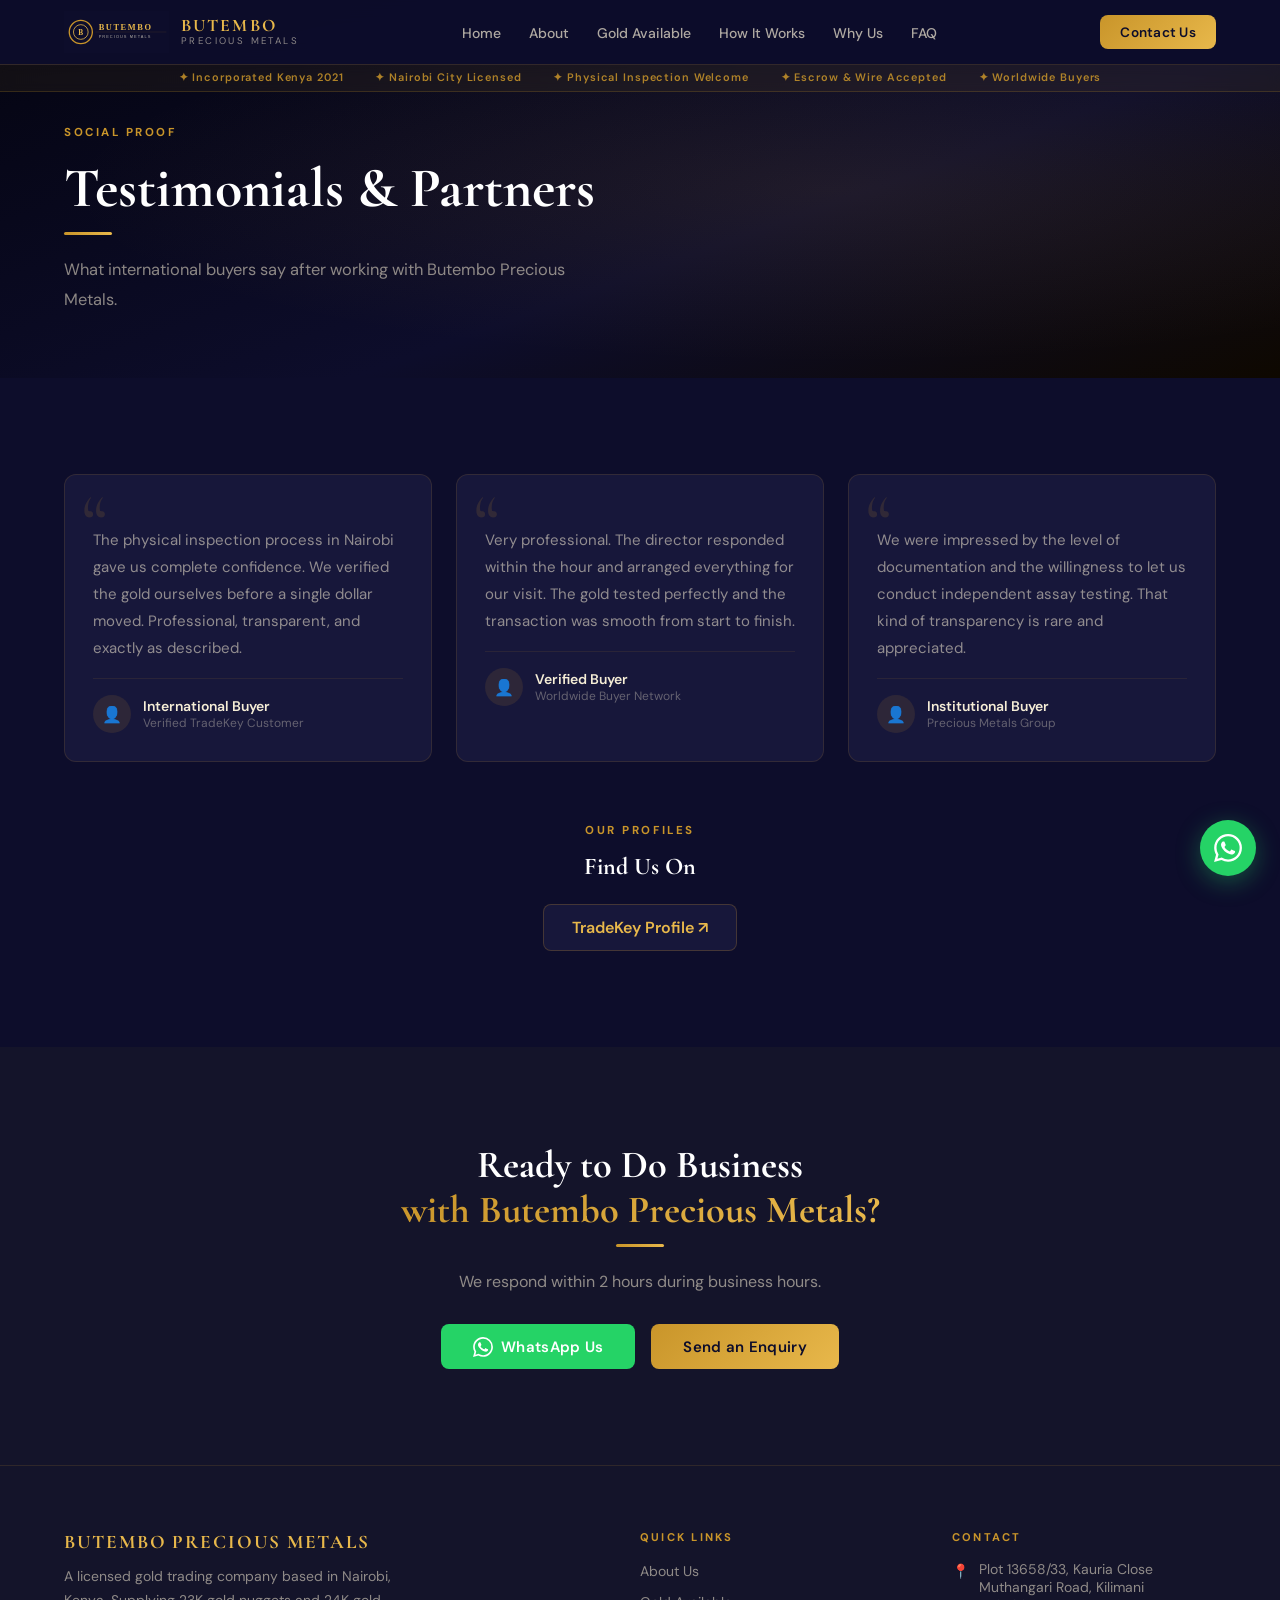
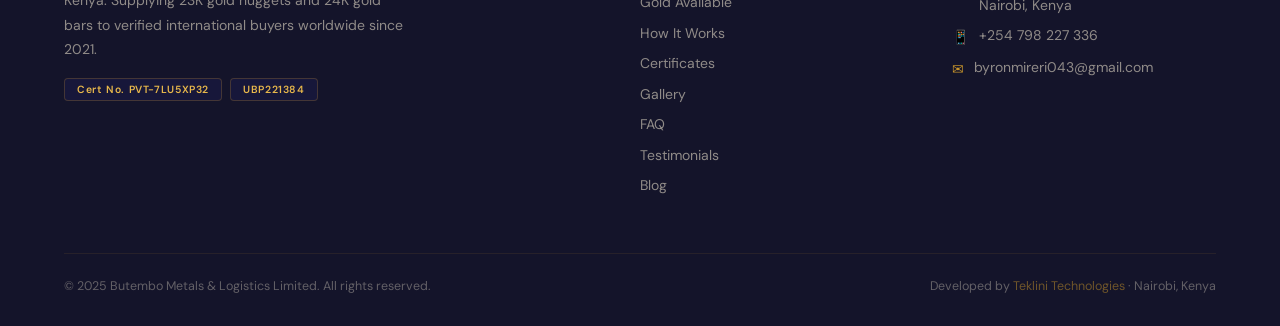
<file: testimonials.html>
<!DOCTYPE html>
<html lang="en">
<head>
  <meta charset="UTF-8"/>
  <meta name="viewport" content="width=device-width,initial-scale=1.0"/>
  <meta name="description" content="What international buyers say about working with Butembo Precious Metals."/>
  <meta property="og:title" content="Testimonials &amp; Partners | Butembo Precious Metals"/>
  <meta property="og:image" content="images/og.jpg"/>
  <meta property="og:type" content="website"/>
  <title>Testimonials &amp; Partners | Butembo Precious Metals</title>
  <link rel="icon" type="image/png" href="images/favicon.png"/>
  <link rel="preconnect" href="https://fonts.googleapis.com"/>
  <link rel="preconnect" href="https://fonts.gstatic.com" crossorigin/>
  <link href="https://fonts.googleapis.com/css2?family=Cormorant+Garamond:wght@400;600;700&family=DM+Sans:wght@300;400;500;600&family=DM+Mono&display=swap" rel="stylesheet"/>
  <link rel="stylesheet" href="css/styles.css"/>
</head>
<body>
<nav id="navbar">
  <div class="container">
    <div class="nav-inner">
      <a href="index.html" class="nav-logo">
        <img src="images/logo.svg" alt="Butembo Precious Metals" style="height:42px;width:auto;"/>
        <div><div class="nav-logo-text-main">BUTEMBO</div><div class="nav-logo-text-sub">Precious Metals</div></div>
      </a>
      <ul class="nav-links"><li><a href="index.html" >Home</a></li>
<li><a href="about.html" >About</a></li>
<li><a href="gold.html" >Gold Available</a></li>
<li><a href="how.html" >How It Works</a></li>
<li><a href="why.html" >Why Us</a></li>
<li><a href="faq.html" >FAQ</a></li></ul>
      <a href="contact.html" class="btn btn-gold btn-sm nav-cta">Contact Us</a>
      <button class="nav-menu-btn" id="menu-btn" aria-label="Open menu">
        <svg width="22" height="22" fill="none" stroke="currentColor" stroke-width="2" viewBox="0 0 24 24"><path stroke-linecap="round" stroke-linejoin="round" d="M4 6h16M4 12h16M4 18h16"/></svg>
      </button>
    </div>
  </div>
  <div class="mobile-menu" id="mobile-menu">
    <a href="index.html">Home</a><a href="about.html">About Us</a><a href="gold.html">Gold Available</a>
    <a href="how.html">How It Works</a><a href="why.html">Why Choose Us</a><a href="gallery.html">Gallery</a>
    <a href="certificates.html">Certificates</a><a href="faq.html">FAQ</a>
    <a href="testimonials.html">Testimonials</a><a href="blog.html">Blog</a>
    <a href="contact.html" class="btn btn-gold" style="display:block;text-align:center;margin-top:.75rem;">Contact Us</a>
  </div>
</nav>
<div class="trust-strip">
  <div class="trust-strip-inner">
    <span class="trust-badge">&#10022; Incorporated Kenya 2021</span>
    <span class="trust-badge">&#10022; Nairobi City Licensed</span>
    <span class="trust-badge">&#10022; Physical Inspection Welcome</span>
    <span class="trust-badge">&#10022; Escrow &amp; Wire Accepted</span>
    <span class="trust-badge">&#10022; Worldwide Buyers</span>
  </div>
</div>
<main>

<div class="page-hero page-offset">
  <div class="container page-hero-content">
    <span class="section-tag" data-aos="fade-up">Social Proof</span>
    <h1 class="serif" style="font-size:clamp(2.2rem,5vw,3.5rem);color:#fff;max-width:640px;margin-top:.4rem;" data-aos="fade-up" data-aos-delay="80">Testimonials &amp; Partners</h1>
    <div class="gold-rule" data-aos="fade-up" data-aos-delay="160"></div>
    <p style="color:var(--gray);max-width:520px;line-height:1.8;font-size:1.025rem;" data-aos="fade-up" data-aos-delay="220">What international buyers say after working with Butembo Precious Metals.</p>
  </div>
</div>
<section class="section">
  <div class="container">
    <div class="grid-3" style="margin-bottom:3.5rem;">
      <div class="testimonial-card" data-aos="fade-up">
      <p style="color:var(--gray);line-height:1.8;font-size:.9375rem;padding-top:1.5rem;">The physical inspection process in Nairobi gave us complete confidence. We verified the gold ourselves before a single dollar moved. Professional, transparent, and exactly as described.</p>
      <div class="testimonial-meta">
        <div class="testimonial-avatar">&#128100;</div>
        <div><div style="color:var(--cream);font-weight:600;font-size:.875rem;">International Buyer</div><div style="color:var(--gray2);font-size:.75rem;">Verified TradeKey Customer</div></div>
      </div>
    </div>
      <div class="testimonial-card" data-aos="fade-up">
      <p style="color:var(--gray);line-height:1.8;font-size:.9375rem;padding-top:1.5rem;">Very professional. The director responded within the hour and arranged everything for our visit. The gold tested perfectly and the transaction was smooth from start to finish.</p>
      <div class="testimonial-meta">
        <div class="testimonial-avatar">&#128100;</div>
        <div><div style="color:var(--cream);font-weight:600;font-size:.875rem;">Verified Buyer</div><div style="color:var(--gray2);font-size:.75rem;">Worldwide Buyer Network</div></div>
      </div>
    </div>
      <div class="testimonial-card" data-aos="fade-up">
      <p style="color:var(--gray);line-height:1.8;font-size:.9375rem;padding-top:1.5rem;">We were impressed by the level of documentation and the willingness to let us conduct independent assay testing. That kind of transparency is rare and appreciated.</p>
      <div class="testimonial-meta">
        <div class="testimonial-avatar">&#128100;</div>
        <div><div style="color:var(--cream);font-weight:600;font-size:.875rem;">Institutional Buyer</div><div style="color:var(--gray2);font-size:.75rem;">Precious Metals Group</div></div>
      </div>
    </div>
    </div>
    <div style="text-align:center;" data-aos="fade-up">
      <span class="section-tag">Our Profiles</span>
      <h3 class="serif" style="font-size:1.5rem;color:#fff;margin:.3rem 0 1.5rem;">Find Us On</h3>
      <a href="https://www.tradekey.com/company/Butembo-Precious-Metals-14691475.html" target="_blank" rel="noopener"
         style="display:inline-flex;align-items:center;gap:.6rem;background:var(--card);border:1px solid rgba(201,149,42,.25);color:var(--gold2);font-weight:600;padding:.75rem 1.75rem;border-radius:.5rem;text-decoration:none;transition:var(--trans);"
         onmouseover="this.style.borderColor='rgba(201,149,42,.5)'" onmouseout="this.style.borderColor='rgba(201,149,42,.25)'">
        TradeKey Profile &#8599;
      </a>
    </div>
  </div>
</section>

<section class="section" style="background:var(--navyL);text-align:center;">
  <div class="container-sm" data-aos="fade-up">
    <h2 class="serif" style="font-size:clamp(1.6rem,3.5vw,2.4rem);color:#fff;margin-bottom:.75rem;">Ready to Do Business<br/><span class="grad-gold">with Butembo Precious Metals?</span></h2>
    <div class="gold-rule" style="margin:.75rem auto 1.5rem;"></div>
    <p style="color:var(--gray);margin-bottom:2rem;">We respond within 2 hours during business hours.</p>
    <div style="display:flex;gap:1rem;justify-content:center;flex-wrap:wrap;">
      <a href="https://wa.me/254798227336?text=Hello%20Butembo%2C%20I%20have%20read%20your%20testimonials%20and%20would%20like%20to%20discuss%20purchasing%20gold." target="_blank" class="btn btn-wa"><svg width="20" height="20" fill="currentColor" viewBox="0 0 24 24"><path d="M17.472 14.382c-.297-.149-1.758-.867-2.03-.967-.273-.099-.471-.148-.67.15-.197.297-.767.966-.94 1.164-.173.199-.347.223-.644.075-.297-.15-1.255-.463-2.39-1.475-.883-.788-1.48-1.761-1.653-2.059-.173-.297-.018-.458.13-.606.134-.133.298-.347.446-.52.149-.174.198-.298.298-.497.099-.198.05-.371-.025-.52-.075-.149-.669-1.612-.916-2.207-.242-.579-.487-.5-.669-.51-.173-.008-.371-.01-.57-.01-.198 0-.52.074-.792.372-.272.297-1.04 1.016-1.04 2.479 0 1.462 1.065 2.875 1.213 3.074.149.198 2.096 3.2 5.077 4.487.709.306 1.262.489 1.694.625.712.227 1.36.195 1.871.118.571-.085 1.758-.719 2.006-1.413.248-.694.248-1.289.173-1.413-.074-.124-.272-.198-.57-.347m-5.421 7.403h-.004a9.87 9.87 0 01-5.031-1.378l-.361-.214-3.741.982.998-3.648-.235-.374a9.86 9.86 0 01-1.51-5.26c.001-5.45 4.436-9.884 9.888-9.884 2.64 0 5.122 1.03 6.988 2.898a9.825 9.825 0 012.893 6.994c-.003 5.45-4.437 9.884-9.885 9.884m8.413-18.297A11.815 11.815 0 0012.05 0C5.495 0 .16 5.335.157 11.892c0 2.096.547 4.142 1.588 5.945L.057 24l6.305-1.654a11.882 11.882 0 005.683 1.448h.005c6.554 0 11.89-5.335 11.893-11.893a11.821 11.821 0 00-3.48-8.413z"/></svg> WhatsApp Us</a>
      <a href="contact.html" class="btn btn-gold">Send an Enquiry</a>
    </div>
  </div>
</section>
</main>

<footer>
  <div class="container">
    <div class="footer-grid">
      <div>
        <div class="footer-logo-text">BUTEMBO PRECIOUS METALS</div>
        <p class="footer-desc">A licensed gold trading company based in Nairobi, Kenya. Supplying 23K gold nuggets and 24K gold bars to verified international buyers worldwide since 2021.</p>
        <div class="footer-certs">
          <span class="footer-cert">Cert No. PVT-7LU5XP32</span>
          <span class="footer-cert">UBP221384</span>
        </div>
      </div>
      <div>
        <div class="footer-col-title">Quick Links</div>
        <ul class="footer-links">
          <li><a href="about.html">About Us</a></li>
          <li><a href="gold.html">Gold Available</a></li>
          <li><a href="how.html">How It Works</a></li>
          <li><a href="certificates.html">Certificates</a></li>
          <li><a href="gallery.html">Gallery</a></li>
          <li><a href="faq.html">FAQ</a></li>
          <li><a href="testimonials.html">Testimonials</a></li>
          <li><a href="blog.html">Blog</a></li>
        </ul>
      </div>
      <div>
        <div class="footer-col-title">Contact</div>
        <div class="footer-contact-item"><span class="icon">&#128205;</span><span>Plot 13658/33, Kauria Close<br/>Muthangari Road, Kilimani<br/>Nairobi, Kenya</span></div>
        <div class="footer-contact-item"><span class="icon">&#128241;</span><a href="https://wa.me/254798227336?text=Hello%20Butembo%20Precious%20Metals%2C%20I%20would%20like%20to%20enquire%20about%20your%20gold." target="_blank">+254 798 227 336</a></div>
        <div class="footer-contact-item"><span class="icon">&#9993;</span><a href="mailto:byronmireri043@gmail.com">byronmireri043@gmail.com</a></div>
      </div>
    </div>
    <div class="footer-bottom">
      <span>&copy; 2025 Butembo Metals &amp; Logistics Limited. All rights reserved.</span>
      <span>Developed by <a href="#">Teklini Technologies</a> &middot; Nairobi, Kenya</span>
    </div>
  </div>
</footer>
<a href="https://wa.me/254798227336?text=Hello%20Butembo%20Precious%20Metals%2C%20I%20would%20like%20to%20enquire%20about%20your%20gold." target="_blank" rel="noopener" class="wa-float" aria-label="Chat on WhatsApp">
  <svg viewBox="0 0 24 24" fill="white"><path d="M17.472 14.382c-.297-.149-1.758-.867-2.03-.967-.273-.099-.471-.148-.67.15-.197.297-.767.966-.94 1.164-.173.199-.347.223-.644.075-.297-.15-1.255-.463-2.39-1.475-.883-.788-1.48-1.761-1.653-2.059-.173-.297-.018-.458.13-.606.134-.133.298-.347.446-.52.149-.174.198-.298.298-.497.099-.198.05-.371-.025-.52-.075-.149-.669-1.612-.916-2.207-.242-.579-.487-.5-.669-.51-.173-.008-.371-.01-.57-.01-.198 0-.52.074-.792.372-.272.297-1.04 1.016-1.04 2.479 0 1.462 1.065 2.875 1.213 3.074.149.198 2.096 3.2 5.077 4.487.709.306 1.262.489 1.694.625.712.227 1.36.195 1.871.118.571-.085 1.758-.719 2.006-1.413.248-.694.248-1.289.173-1.413-.074-.124-.272-.198-.57-.347m-5.421 7.403h-.004a9.87 9.87 0 01-5.031-1.378l-.361-.214-3.741.982.998-3.648-.235-.374a9.86 9.86 0 01-1.51-5.26c.001-5.45 4.436-9.884 9.888-9.884 2.64 0 5.122 1.03 6.988 2.898a9.825 9.825 0 012.893 6.994c-.003 5.45-4.437 9.884-9.885 9.884m8.413-18.297A11.815 11.815 0 0012.05 0C5.495 0 .16 5.335.157 11.892c0 2.096.547 4.142 1.588 5.945L.057 24l6.305-1.654a11.882 11.882 0 005.683 1.448h.005c6.554 0 11.89-5.335 11.893-11.893a11.821 11.821 0 00-3.48-8.413z"/></svg>
</a>
<script src="js/main.js"></script>
</body>
</html>
</file>
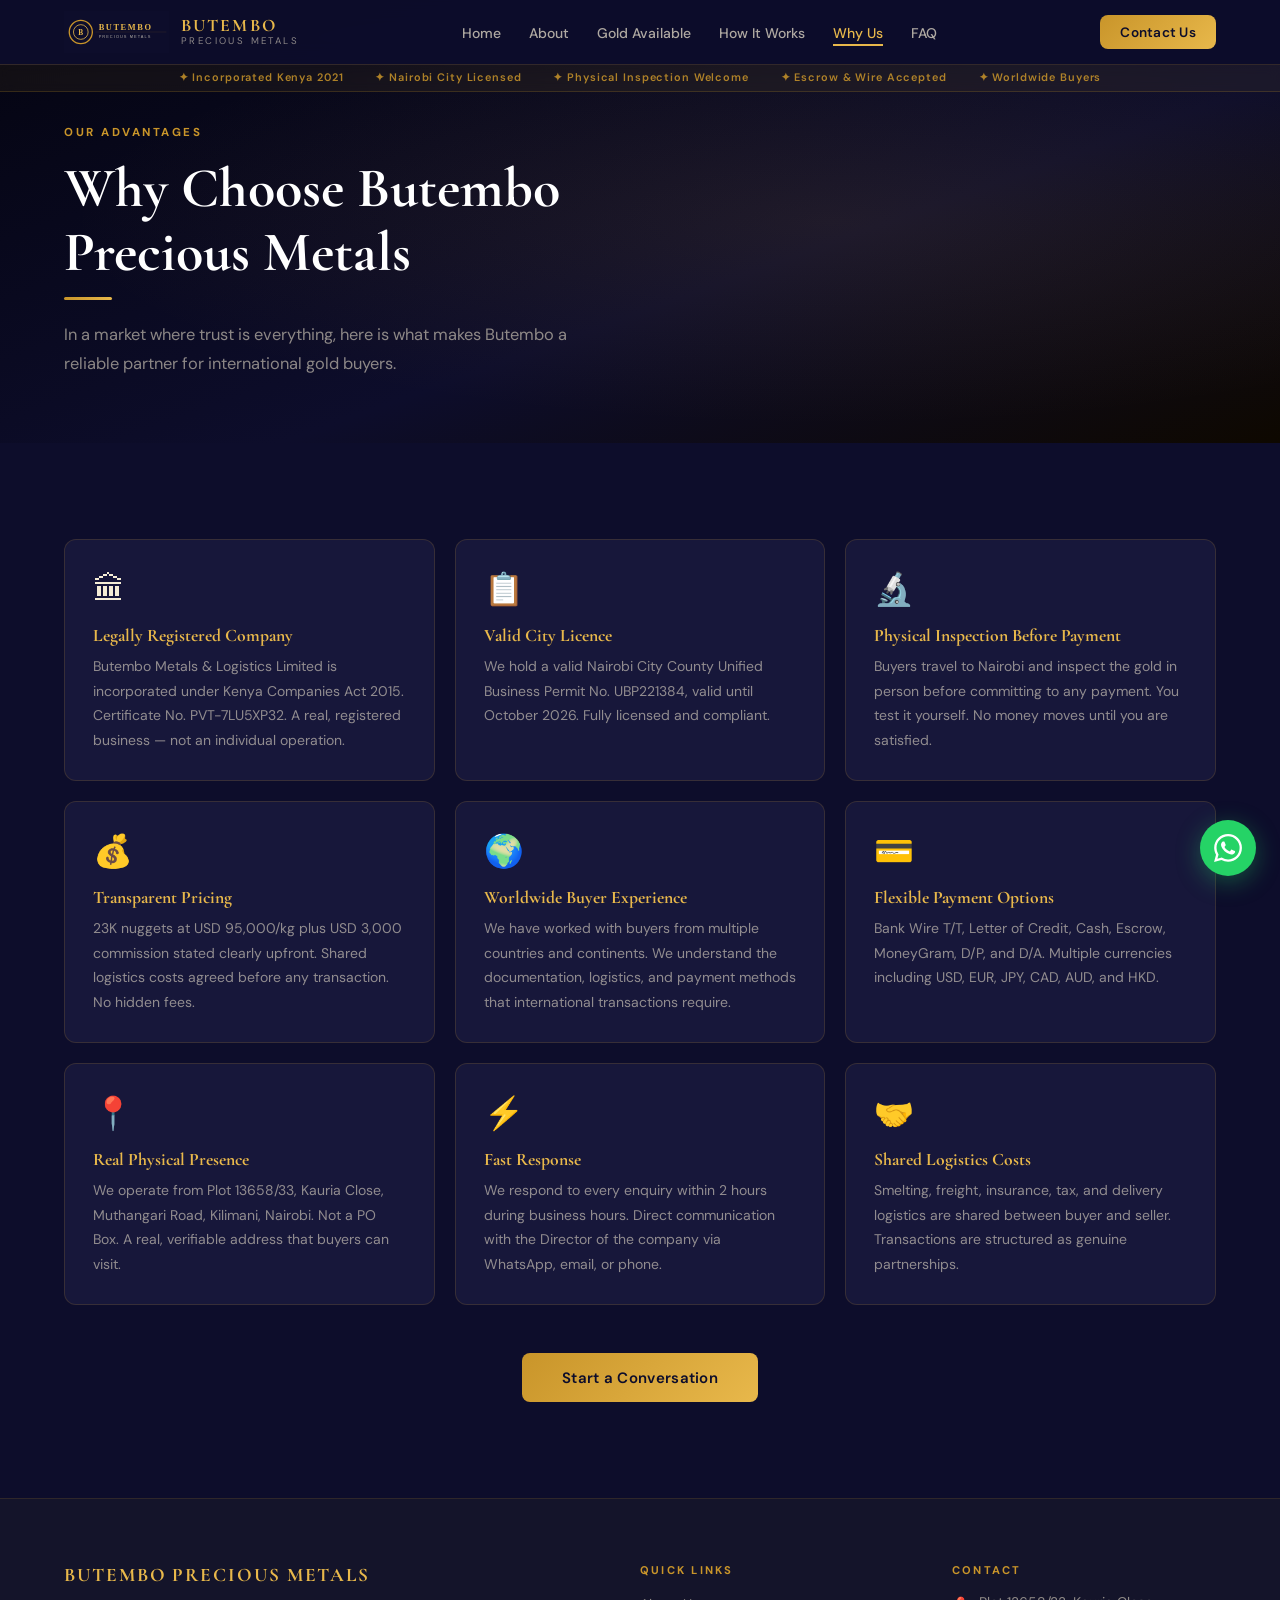
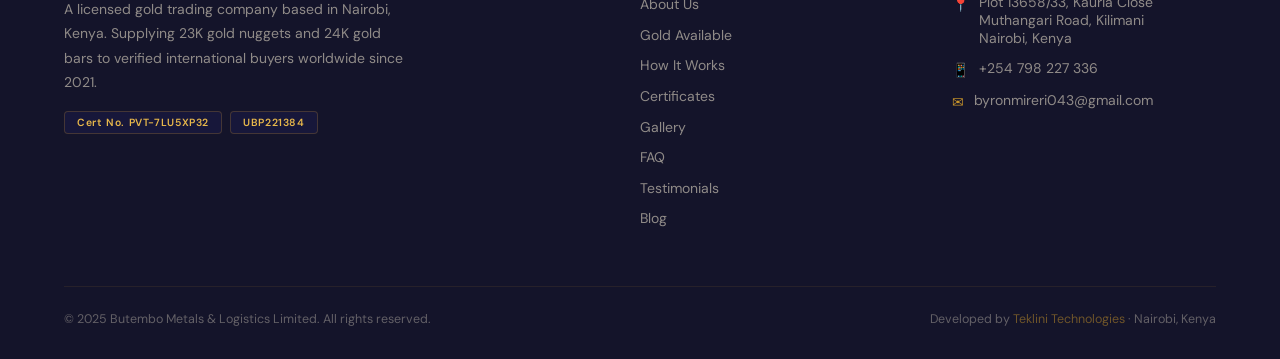
<file: why.html>
<!DOCTYPE html>
<html lang="en">
<head>
  <meta charset="UTF-8"/>
  <meta name="viewport" content="width=device-width,initial-scale=1.0"/>
  <meta name="description" content="Nine reasons why international buyers trust Butembo Precious Metals for gold transactions."/>
  <meta property="og:title" content="Why Choose Butembo Precious Metals"/>
  <meta property="og:image" content="images/og.jpg"/>
  <meta property="og:type" content="website"/>
  <title>Why Choose Butembo Precious Metals</title>
  <link rel="icon" type="image/png" href="images/favicon.png"/>
  <link rel="preconnect" href="https://fonts.googleapis.com"/>
  <link rel="preconnect" href="https://fonts.gstatic.com" crossorigin/>
  <link href="https://fonts.googleapis.com/css2?family=Cormorant+Garamond:wght@400;600;700&family=DM+Sans:wght@300;400;500;600&family=DM+Mono&display=swap" rel="stylesheet"/>
  <link rel="stylesheet" href="css/styles.css"/>
</head>
<body>
<nav id="navbar">
  <div class="container">
    <div class="nav-inner">
      <a href="index.html" class="nav-logo">
        <img src="images/logo.svg" alt="Butembo Precious Metals" style="height:42px;width:auto;"/>
        <div><div class="nav-logo-text-main">BUTEMBO</div><div class="nav-logo-text-sub">Precious Metals</div></div>
      </a>
      <ul class="nav-links"><li><a href="index.html" >Home</a></li>
<li><a href="about.html" >About</a></li>
<li><a href="gold.html" >Gold Available</a></li>
<li><a href="how.html" >How It Works</a></li>
<li><a href="why.html" class="active">Why Us</a></li>
<li><a href="faq.html" >FAQ</a></li></ul>
      <a href="contact.html" class="btn btn-gold btn-sm nav-cta">Contact Us</a>
      <button class="nav-menu-btn" id="menu-btn" aria-label="Open menu">
        <svg width="22" height="22" fill="none" stroke="currentColor" stroke-width="2" viewBox="0 0 24 24"><path stroke-linecap="round" stroke-linejoin="round" d="M4 6h16M4 12h16M4 18h16"/></svg>
      </button>
    </div>
  </div>
  <div class="mobile-menu" id="mobile-menu">
    <a href="index.html">Home</a><a href="about.html">About Us</a><a href="gold.html">Gold Available</a>
    <a href="how.html">How It Works</a><a href="why.html">Why Choose Us</a><a href="gallery.html">Gallery</a>
    <a href="certificates.html">Certificates</a><a href="faq.html">FAQ</a>
    <a href="testimonials.html">Testimonials</a><a href="blog.html">Blog</a>
    <a href="contact.html" class="btn btn-gold" style="display:block;text-align:center;margin-top:.75rem;">Contact Us</a>
  </div>
</nav>
<div class="trust-strip">
  <div class="trust-strip-inner">
    <span class="trust-badge">&#10022; Incorporated Kenya 2021</span>
    <span class="trust-badge">&#10022; Nairobi City Licensed</span>
    <span class="trust-badge">&#10022; Physical Inspection Welcome</span>
    <span class="trust-badge">&#10022; Escrow &amp; Wire Accepted</span>
    <span class="trust-badge">&#10022; Worldwide Buyers</span>
  </div>
</div>
<main>

<div class="page-hero page-offset">
  <div class="container page-hero-content">
    <span class="section-tag" data-aos="fade-up">Our Advantages</span>
    <h1 class="serif" style="font-size:clamp(2.2rem,5vw,3.5rem);color:#fff;max-width:640px;margin-top:.4rem;" data-aos="fade-up" data-aos-delay="80">Why Choose Butembo Precious Metals</h1>
    <div class="gold-rule" data-aos="fade-up" data-aos-delay="160"></div>
    <p style="color:var(--gray);max-width:520px;line-height:1.8;font-size:1.025rem;" data-aos="fade-up" data-aos-delay="220">In a market where trust is everything, here is what makes Butembo a reliable partner for international gold buyers.</p>
  </div>
</div>
<section class="section">
  <div class="container">
    <div class="trust-grid">
      <div class="card" data-aos="fade-up" data-aos-delay="0"><span class="trust-icon">&#127963;</span><h4 class="serif" style="color:var(--gold2);font-size:1.1rem;margin-bottom:.5rem;">Legally Registered Company</h4><p style="color:var(--gray);font-size:.875rem;line-height:1.75;">Butembo Metals &amp; Logistics Limited is incorporated under Kenya Companies Act 2015. Certificate No. PVT-7LU5XP32. A real, registered business — not an individual operation.</p></div>
      <div class="card" data-aos="fade-up" data-aos-delay="80"><span class="trust-icon">&#128203;</span><h4 class="serif" style="color:var(--gold2);font-size:1.1rem;margin-bottom:.5rem;">Valid City Licence</h4><p style="color:var(--gray);font-size:.875rem;line-height:1.75;">We hold a valid Nairobi City County Unified Business Permit No. UBP221384, valid until October 2026. Fully licensed and compliant.</p></div>
      <div class="card" data-aos="fade-up" data-aos-delay="160"><span class="trust-icon">&#128300;</span><h4 class="serif" style="color:var(--gold2);font-size:1.1rem;margin-bottom:.5rem;">Physical Inspection Before Payment</h4><p style="color:var(--gray);font-size:.875rem;line-height:1.75;">Buyers travel to Nairobi and inspect the gold in person before committing to any payment. You test it yourself. No money moves until you are satisfied.</p></div>
      <div class="card" data-aos="fade-up" data-aos-delay="240"><span class="trust-icon">&#128176;</span><h4 class="serif" style="color:var(--gold2);font-size:1.1rem;margin-bottom:.5rem;">Transparent Pricing</h4><p style="color:var(--gray);font-size:.875rem;line-height:1.75;">23K nuggets at USD 95,000/kg plus USD 3,000 commission stated clearly upfront. Shared logistics costs agreed before any transaction. No hidden fees.</p></div>
      <div class="card" data-aos="fade-up" data-aos-delay="320"><span class="trust-icon">&#127757;</span><h4 class="serif" style="color:var(--gold2);font-size:1.1rem;margin-bottom:.5rem;">Worldwide Buyer Experience</h4><p style="color:var(--gray);font-size:.875rem;line-height:1.75;">We have worked with buyers from multiple countries and continents. We understand the documentation, logistics, and payment methods that international transactions require.</p></div>
      <div class="card" data-aos="fade-up" data-aos-delay="400"><span class="trust-icon">&#128179;</span><h4 class="serif" style="color:var(--gold2);font-size:1.1rem;margin-bottom:.5rem;">Flexible Payment Options</h4><p style="color:var(--gray);font-size:.875rem;line-height:1.75;">Bank Wire T/T, Letter of Credit, Cash, Escrow, MoneyGram, D/P, and D/A. Multiple currencies including USD, EUR, JPY, CAD, AUD, and HKD.</p></div>
      <div class="card" data-aos="fade-up" data-aos-delay="0"><span class="trust-icon">&#128205;</span><h4 class="serif" style="color:var(--gold2);font-size:1.1rem;margin-bottom:.5rem;">Real Physical Presence</h4><p style="color:var(--gray);font-size:.875rem;line-height:1.75;">We operate from Plot 13658/33, Kauria Close, Muthangari Road, Kilimani, Nairobi. Not a PO Box. A real, verifiable address that buyers can visit.</p></div>
      <div class="card" data-aos="fade-up" data-aos-delay="80"><span class="trust-icon">&#9889;</span><h4 class="serif" style="color:var(--gold2);font-size:1.1rem;margin-bottom:.5rem;">Fast Response</h4><p style="color:var(--gray);font-size:.875rem;line-height:1.75;">We respond to every enquiry within 2 hours during business hours. Direct communication with the Director of the company via WhatsApp, email, or phone.</p></div>
      <div class="card" data-aos="fade-up" data-aos-delay="160"><span class="trust-icon">&#129309;</span><h4 class="serif" style="color:var(--gold2);font-size:1.1rem;margin-bottom:.5rem;">Shared Logistics Costs</h4><p style="color:var(--gray);font-size:.875rem;line-height:1.75;">Smelting, freight, insurance, tax, and delivery logistics are shared between buyer and seller. Transactions are structured as genuine partnerships.</p></div>
    </div>
    <div style="text-align:center;margin-top:3rem;" data-aos="fade-up">
      <a href="contact.html" class="btn btn-gold" style="padding:.9rem 2.5rem;">Start a Conversation</a>
    </div>
  </div>
</section>
</main>

<footer>
  <div class="container">
    <div class="footer-grid">
      <div>
        <div class="footer-logo-text">BUTEMBO PRECIOUS METALS</div>
        <p class="footer-desc">A licensed gold trading company based in Nairobi, Kenya. Supplying 23K gold nuggets and 24K gold bars to verified international buyers worldwide since 2021.</p>
        <div class="footer-certs">
          <span class="footer-cert">Cert No. PVT-7LU5XP32</span>
          <span class="footer-cert">UBP221384</span>
        </div>
      </div>
      <div>
        <div class="footer-col-title">Quick Links</div>
        <ul class="footer-links">
          <li><a href="about.html">About Us</a></li>
          <li><a href="gold.html">Gold Available</a></li>
          <li><a href="how.html">How It Works</a></li>
          <li><a href="certificates.html">Certificates</a></li>
          <li><a href="gallery.html">Gallery</a></li>
          <li><a href="faq.html">FAQ</a></li>
          <li><a href="testimonials.html">Testimonials</a></li>
          <li><a href="blog.html">Blog</a></li>
        </ul>
      </div>
      <div>
        <div class="footer-col-title">Contact</div>
        <div class="footer-contact-item"><span class="icon">&#128205;</span><span>Plot 13658/33, Kauria Close<br/>Muthangari Road, Kilimani<br/>Nairobi, Kenya</span></div>
        <div class="footer-contact-item"><span class="icon">&#128241;</span><a href="https://wa.me/254798227336?text=Hello%20Butembo%20Precious%20Metals%2C%20I%20would%20like%20to%20enquire%20about%20your%20gold." target="_blank">+254 798 227 336</a></div>
        <div class="footer-contact-item"><span class="icon">&#9993;</span><a href="mailto:byronmireri043@gmail.com">byronmireri043@gmail.com</a></div>
      </div>
    </div>
    <div class="footer-bottom">
      <span>&copy; 2025 Butembo Metals &amp; Logistics Limited. All rights reserved.</span>
      <span>Developed by <a href="#">Teklini Technologies</a> &middot; Nairobi, Kenya</span>
    </div>
  </div>
</footer>
<a href="https://wa.me/254798227336?text=Hello%20Butembo%20Precious%20Metals%2C%20I%20would%20like%20to%20enquire%20about%20your%20gold." target="_blank" rel="noopener" class="wa-float" aria-label="Chat on WhatsApp">
  <svg viewBox="0 0 24 24" fill="white"><path d="M17.472 14.382c-.297-.149-1.758-.867-2.03-.967-.273-.099-.471-.148-.67.15-.197.297-.767.966-.94 1.164-.173.199-.347.223-.644.075-.297-.15-1.255-.463-2.39-1.475-.883-.788-1.48-1.761-1.653-2.059-.173-.297-.018-.458.13-.606.134-.133.298-.347.446-.52.149-.174.198-.298.298-.497.099-.198.05-.371-.025-.52-.075-.149-.669-1.612-.916-2.207-.242-.579-.487-.5-.669-.51-.173-.008-.371-.01-.57-.01-.198 0-.52.074-.792.372-.272.297-1.04 1.016-1.04 2.479 0 1.462 1.065 2.875 1.213 3.074.149.198 2.096 3.2 5.077 4.487.709.306 1.262.489 1.694.625.712.227 1.36.195 1.871.118.571-.085 1.758-.719 2.006-1.413.248-.694.248-1.289.173-1.413-.074-.124-.272-.198-.57-.347m-5.421 7.403h-.004a9.87 9.87 0 01-5.031-1.378l-.361-.214-3.741.982.998-3.648-.235-.374a9.86 9.86 0 01-1.51-5.26c.001-5.45 4.436-9.884 9.888-9.884 2.64 0 5.122 1.03 6.988 2.898a9.825 9.825 0 012.893 6.994c-.003 5.45-4.437 9.884-9.885 9.884m8.413-18.297A11.815 11.815 0 0012.05 0C5.495 0 .16 5.335.157 11.892c0 2.096.547 4.142 1.588 5.945L.057 24l6.305-1.654a11.882 11.882 0 005.683 1.448h.005c6.554 0 11.89-5.335 11.893-11.893a11.821 11.821 0 00-3.48-8.413z"/></svg>
</a>
<script src="js/main.js"></script>
</body>
</html>
</file>
<file: css/styles.css>
/* ═══════════════════════════════════════════
   BUTEMBO PRECIOUS METALS — GLOBAL STYLES
   ═══════════════════════════════════════════ */

:root {
  --navy:   #0D0D2B;
  --navyL:  #14142A;
  --card:   #17173A;
  --card2:  #1E1E48;
  --gold:   #C9952A;
  --gold2:  #E8B84B;
  --gold3:  #F5D070;
  --cream:  #F5EDD6;
  --gray:   rgba(245,237,214,.55);
  --gray2:  rgba(245,237,214,.35);
  --green:  #25D366;
  --radius: .75rem;
  --trans:  .22s ease;
}

*, *::before, *::after { box-sizing: border-box; margin: 0; padding: 0; }

html { scroll-behavior: smooth; font-size: 16px; }

body {
  background: var(--navy);
  color: var(--cream);
  font-family: 'DM Sans', sans-serif;
  -webkit-font-smoothing: antialiased;
  overflow-x: hidden;
}

/* ── TYPOGRAPHY ── */
h1, h2, h3, h4 { font-family: 'Cormorant Garamond', 'Georgia', serif; font-weight: 700; line-height: 1.15; }
.serif { font-family: 'Cormorant Garamond', Georgia, serif; }

.text-gold      { color: var(--gold); }
.text-gold2     { color: var(--gold2); }
.text-cream     { color: var(--cream); }
.text-gray      { color: var(--gray); }
.text-gray2     { color: var(--gray2); }

.grad-gold {
  background: linear-gradient(135deg, var(--gold), var(--gold2) 50%, var(--gold));
  -webkit-background-clip: text; -webkit-text-fill-color: transparent; background-clip: text;
  background-size: 200%;
  animation: shimmer-text 4s linear infinite;
}
@keyframes shimmer-text { 0%{background-position:0%} 100%{background-position:200%} }

/* ── LAYOUT ── */
.container { max-width: 1200px; margin: 0 auto; padding: 0 1.5rem; }
.container-sm { max-width: 860px; margin: 0 auto; padding: 0 1.5rem; }
.section { padding: 6rem 0; }
.section-sm { padding: 4rem 0; }

/* ── BUTTONS ── */
.btn {
  display: inline-flex; align-items: center; justify-content: center; gap: .5rem;
  font-family: 'DM Sans', sans-serif; font-weight: 600; font-size: .9375rem;
  padding: .8rem 2rem; border-radius: .5rem; cursor: pointer;
  border: none; text-decoration: none; transition: var(--trans);
  letter-spacing: .02em; white-space: nowrap;
}
.btn-gold {
  background: linear-gradient(135deg, var(--gold), var(--gold2));
  color: var(--navy);
}
.btn-gold:hover { transform: translateY(-2px); box-shadow: 0 8px 28px rgba(201,149,42,.35); filter: brightness(1.08); }

.btn-outline {
  background: transparent; border: 2px solid var(--gold);
  color: var(--gold2);
}
.btn-outline:hover { background: rgba(201,149,42,.1); transform: translateY(-2px); }

.btn-wa {
  background: var(--green); color: #fff;
}
.btn-wa:hover { background: #20ba5a; transform: translateY(-2px); box-shadow: 0 8px 24px rgba(37,211,102,.3); }

.btn-sm { padding: .55rem 1.25rem; font-size: .85rem; }

/* ── NAVBAR ── */
#navbar {
  position: fixed; top: 0; left: 0; right: 0; z-index: 100;
  background: rgba(13,13,43,.96); backdrop-filter: blur(12px);
  border-bottom: 1px solid rgba(201,149,42,.2);
  transition: var(--trans);
}
#navbar.scrolled { box-shadow: 0 4px 30px rgba(0,0,0,.4); border-bottom-color: rgba(201,149,42,.35); }

.nav-inner {
  display: flex; align-items: center; justify-content: space-between;
  height: 64px;
}
.nav-logo { display: flex; align-items: center; gap: .75rem; text-decoration: none; }
.nav-logo-text-main { font-family: 'Cormorant Garamond',serif; font-weight: 700; color: var(--gold2); font-size: 1.1rem; letter-spacing: .12em; line-height:1; }
.nav-logo-text-sub  { font-size: .6rem; color: var(--gray); letter-spacing: .25em; text-transform: uppercase; }

.nav-links { display: flex; align-items: center; gap: 1.75rem; list-style: none; }
.nav-links a {
  color: rgba(245,237,214,.7); font-size: .875rem; font-weight: 500;
  text-decoration: none; position: relative; transition: color var(--trans);
}
.nav-links a::after {
  content: ''; position: absolute; bottom: -4px; left: 0; width: 0; height: 2px;
  background: var(--gold2); transition: width var(--trans);
}
.nav-links a:hover, .nav-links a.active { color: var(--gold2); }
.nav-links a:hover::after, .nav-links a.active::after { width: 100%; }

.nav-menu-btn {
  display: none; background: none; border: none; color: var(--cream);
  cursor: pointer; padding: .4rem;
}
.mobile-menu {
  display: none; background: var(--navyL); border-top: 1px solid rgba(201,149,42,.15);
  padding: 1rem 1.5rem 1.5rem;
}
.mobile-menu.open { display: block; }
.mobile-menu a { display: block; color: rgba(245,237,214,.75); text-decoration: none; padding: .65rem 0; border-bottom: 1px solid rgba(201,149,42,.08); font-size: .9rem; transition: color var(--trans); }
.mobile-menu a:hover { color: var(--gold2); }

/* ── TRUST STRIP ── */
.trust-strip {
  position: fixed; top: 64px; left: 0; right: 0; z-index: 90;
  background: rgba(201,149,42,.07); border-bottom: 1px solid rgba(201,149,42,.2);
  backdrop-filter: blur(6px);
}
.trust-strip-inner {
  display: flex; align-items: center; justify-content: center;
  gap: 2rem; padding: .4rem 1.5rem; flex-wrap: wrap;
}
.trust-badge { color: rgba(201,149,42,.85); font-size: .68rem; font-weight: 600; letter-spacing: .08em; white-space: nowrap; }
@media(max-width:768px){ .trust-strip { display: none; } }

/* ── PAGE OFFSET ── */
.page-offset { padding-top: 7.5rem; }
@media(max-width:768px){ .page-offset { padding-top: 4.5rem; } }

/* ── HERO ── */
.hero {
  min-height: 100vh; display: flex; align-items: center; justify-content: center;
  position: relative; overflow: hidden; padding-top: 7.5rem;
}
.hero-bg {
  position: absolute; inset: 0; z-index: 0;
}
.hero-gradient {
  position: absolute; inset: 0;
  background: radial-gradient(ellipse at 60% 40%, rgba(201,149,42,.14) 0%, transparent 65%),
              linear-gradient(160deg, #050510 0%, var(--navy) 50%, #1a0d00 100%);
}
.hero-particles {
  position: absolute; inset: 0; overflow: hidden;
}
.hero-particles span {
  position: absolute; border-radius: 50%;
  background: radial-gradient(circle, rgba(201,149,42,.6), transparent 70%);
  animation: float-particle 8s ease-in-out infinite;
}
@keyframes float-particle { 0%,100%{transform:translateY(0) scale(1); opacity:.4} 50%{transform:translateY(-30px) scale(1.1); opacity:.7} }

.hero-content { position: relative; z-index: 10; text-align: center; max-width: 780px; padding: 2rem 1.5rem; }
.hero-badge {
  display: inline-flex; align-items: center; gap: .5rem;
  background: rgba(201,149,42,.1); border: 1px solid rgba(201,149,42,.3);
  color: var(--gold2); font-size: .72rem; font-weight: 600;
  letter-spacing: .18em; text-transform: uppercase;
  padding: .45rem 1.1rem; border-radius: 2rem; margin-bottom: 2rem;
}
.hero-badge .pulse-dot { width: 6px; height: 6px; border-radius: 50%; background: var(--gold); animation: pulse 1.8s ease-in-out infinite; }
@keyframes pulse { 0%,100%{opacity:1;transform:scale(1)} 50%{opacity:.4;transform:scale(1.4)} }

.hero h1 { font-size: clamp(2.6rem, 7vw, 5.2rem); color: #fff; margin-bottom: 1.25rem; }
.hero h1 span { display: block; }
.hero p { font-size: 1.1rem; color: var(--gray); line-height: 1.75; max-width: 560px; margin: 0 auto 2.5rem; }

.hero-btns { display: flex; gap: 1rem; justify-content: center; flex-wrap: wrap; margin-bottom: 2.5rem; }

.ticker-pill {
  display: inline-flex; align-items: center; gap: .75rem;
  background: rgba(23,23,58,.85); border: 1px solid rgba(201,149,42,.3);
  padding: .65rem 1.4rem; border-radius: .75rem; backdrop-filter: blur(8px);
}
.ticker-dot { width: 8px; height: 8px; border-radius: 50%; background: #4ade80; animation: pulse 1.5s ease infinite; }
.ticker-label { color: var(--gray2); font-size: .8rem; }
.ticker-val { color: var(--gold2); font-weight: 700; font-size: 1.15rem; font-family: 'DM Mono', monospace; }
.ticker-unit { color: var(--gray2); font-size: .78rem; }

.scroll-hint {
  position: absolute; bottom: 2rem; left: 50%; transform: translateX(-50%);
  z-index: 10; animation: bounce-down 2s ease infinite;
}
.scroll-hint-inner { width: 24px; height: 40px; border: 2px solid rgba(201,149,42,.35); border-radius: 12px; display: flex; align-items: flex-start; justify-content: center; padding: 4px; }
.scroll-hint-dot { width: 4px; height: 8px; background: var(--gold); border-radius: 2px; animation: scroll-dot 2s ease infinite; }
@keyframes bounce-down { 0%,100%{transform:translateX(-50%) translateY(0)} 50%{transform:translateX(-50%) translateY(6px)} }
@keyframes scroll-dot { 0%{opacity:1;transform:translateY(0)} 100%{opacity:0;transform:translateY(14px)} }

/* ── SECTION TITLES ── */
.section-tag {
  display: inline-block; color: var(--gold); font-size: .72rem; font-weight: 700;
  text-transform: uppercase; letter-spacing: .22em; margin-bottom: .6rem;
}
.section-title { font-size: clamp(1.8rem, 4vw, 2.75rem); color: #fff; margin-bottom: .8rem; }
.section-sub { color: var(--gray); line-height: 1.75; max-width: 560px; }
.section-head { text-align: center; margin-bottom: 3.5rem; }
.section-head .section-sub { margin: 0 auto; }

.gold-rule { width: 48px; height: 3px; background: linear-gradient(90deg, var(--gold), var(--gold2)); border-radius: 2px; margin: .75rem 0 1.25rem; }
.section-head .gold-rule { margin: .75rem auto 1.25rem; }

/* ── CARDS ── */
.card {
  background: var(--card); border: 1px solid rgba(201,149,42,.18);
  border-radius: var(--radius); padding: 1.75rem;
  transition: all var(--trans);
}
.card:hover { border-color: rgba(201,149,42,.4); box-shadow: 0 0 32px rgba(201,149,42,.08); transform: translateY(-4px); }

.card-accent {
  background: var(--card);
  border: 1px solid rgba(201,149,42,.2);
  border-radius: var(--radius);
  overflow: hidden;
  position: relative;
}
.card-accent::before {
  content: ''; position: absolute; left: 0; top: 0; bottom: 0;
  width: 4px; background: linear-gradient(180deg, var(--gold), var(--gold2));
}
.card-accent-inner { padding: 1.5rem 1.5rem 1.5rem 1.9rem; }

/* ── SPEC GRID ── */
.spec-grid { display: grid; grid-template-columns: 1fr 1fr; gap: .6rem; }
.spec-item {
  background: rgba(255,255,255,.03); border: 1px solid rgba(201,149,42,.12);
  border-radius: .4rem; padding: .6rem .85rem;
}
.spec-label { font-size: .6rem; text-transform: uppercase; letter-spacing: .1em; color: var(--gray2); display: block; margin-bottom: 2px; }
.spec-val { font-size: .875rem; font-weight: 600; color: var(--cream); }
.spec-val.highlight { color: var(--gold2); font-size: 1rem; font-weight: 700; }

/* ── PRODUCT CARD ── */
.product-card {
  border-radius: var(--radius); overflow: hidden;
  border: 1px solid rgba(201,149,42,.18);
  transition: all .35s ease;
}
.product-card:hover { transform: translateY(-6px); box-shadow: 0 24px 56px rgba(201,149,42,.14); border-color: rgba(201,149,42,.4); }
.product-img {
  height: 220px; position: relative; overflow: hidden;
  background: linear-gradient(135deg, #2a1500, var(--card));
  display: flex; align-items: center; justify-content: center;
}
.product-img img { width: 100%; height: 100%; object-fit: cover; opacity: .8; position: absolute; inset: 0; }
.product-img-fallback { position: relative; z-index: 1; text-align: center; }
.product-img-fallback .icon { font-size: 3.5rem; display: block; }
.product-img-fallback span { font-size: .65rem; color: rgba(201,149,42,.5); text-transform: uppercase; letter-spacing: .12em; }
.product-badge {
  position: absolute; top: .8rem; font-size: .7rem; font-weight: 700;
  padding: .3rem .75rem; border-radius: 2rem;
}
.product-badge-karat { right: .8rem; background: var(--gold); color: var(--navy); }
.product-badge-purity { left: .8rem; background: rgba(23,23,58,.9); border: 1px solid rgba(201,149,42,.5); color: var(--gold2); }
.product-body { background: var(--card); padding: 1.5rem; }

/* ── HOW IT WORKS ── */
.steps-grid { display: grid; grid-template-columns: repeat(auto-fit, minmax(200px, 1fr)); gap: 2rem; position: relative; }
.step-num {
  width: 56px; height: 56px; border-radius: 50%;
  border: 2px solid var(--gold); background: rgba(201,149,42,.08);
  display: flex; align-items: center; justify-content: center;
  font-family: 'Cormorant Garamond',serif; font-size: 1.4rem; font-weight: 700; color: var(--gold2);
  margin: 0 auto 1.25rem;
}

/* ── TRUST CARDS ── */
.trust-grid { display: grid; grid-template-columns: repeat(auto-fit, minmax(280px, 1fr)); gap: 1.25rem; }
.trust-icon { font-size: 2rem; margin-bottom: 1rem; display: block; }

/* ── STATS ── */
.stats-bar { background: var(--navyL); border-top: 1px solid rgba(201,149,42,.15); border-bottom: 1px solid rgba(201,149,42,.15); padding: 2.5rem 0; }
.stats-grid { display: grid; grid-template-columns: repeat(4,1fr); gap: 2rem; text-align: center; }
@media(max-width:640px){ .stats-grid { grid-template-columns: repeat(2,1fr); gap: 1.5rem; } }
.stat-val { font-family: 'Cormorant Garamond',serif; font-size: 2.6rem; font-weight: 700; color: var(--gold2); line-height: 1; }
.stat-label { font-size: .65rem; text-transform: uppercase; letter-spacing: .14em; color: var(--gray2); margin-top: .3rem; }

/* ── FORM ── */
.form-group { margin-bottom: 1.25rem; }
.form-label { display: block; font-size: .8rem; font-weight: 600; color: var(--gray); margin-bottom: .5rem; text-transform: uppercase; letter-spacing: .08em; }
.form-input {
  width: 100%; background: var(--card2); border: 1px solid rgba(201,149,42,.22);
  border-radius: .5rem; color: var(--cream); padding: .8rem 1rem;
  font-size: .9375rem; font-family: 'DM Sans',sans-serif; transition: var(--trans);
}
.form-input::placeholder { color: rgba(245,237,214,.25); }
.form-input:focus { outline: none; border-color: var(--gold); box-shadow: 0 0 0 3px rgba(201,149,42,.12); }
textarea.form-input { resize: vertical; min-height: 120px; }
select.form-input { cursor: pointer; }

.form-success {
  background: rgba(37,211,102,.1); border: 1px solid rgba(37,211,102,.35);
  border-radius: .6rem; padding: 1rem 1.25rem; margin-bottom: 1.25rem; display: none;
}
.form-success p { color: #4ade80; font-weight: 600; }
.form-success span { color: var(--gray); font-size: .875rem; }

/* ── CALCULATOR ── */
.calc-box { background: var(--card); border: 1px solid rgba(201,149,42,.2); border-radius: 1rem; padding: 2rem; }
.calc-result { background: var(--navyL); border: 1px solid rgba(201,149,42,.2); border-radius: .75rem; padding: 1.5rem; margin-top: 1.5rem; display: none; }
.calc-total { font-family: 'Cormorant Garamond',serif; font-size: 2.2rem; font-weight: 700; color: var(--gold2); text-align: center; }
.calc-breakdown-row { display: flex; justify-content: space-between; align-items: center; padding: .4rem 0; border-bottom: 1px solid rgba(201,149,42,.08); font-size: .875rem; }
.calc-breakdown-row:last-child { border-bottom: none; }
.calc-breakdown-row .row-label { color: var(--gray); }
.calc-breakdown-row .row-val { color: var(--cream); font-weight: 500; }
.calc-note { font-size: .75rem; color: var(--gray2); margin-top: .75rem; line-height: 1.6; }

/* ── FAQ ── */
.faq-item { border-bottom: 1px solid rgba(201,149,42,.12); }
.faq-q {
  width: 100%; background: none; border: none; text-align: left;
  padding: 1.2rem 0; cursor: pointer; display: flex; justify-content: space-between;
  align-items: center; color: var(--cream); font-size: .9375rem; font-weight: 600;
  font-family: 'DM Sans',sans-serif; transition: color var(--trans); gap: 1rem;
}
.faq-q:hover { color: var(--gold2); }
.faq-chevron { flex-shrink: 0; width: 18px; height: 18px; color: var(--gold); transition: transform var(--trans); }
.faq-item.open .faq-chevron { transform: rotate(180deg); }
.faq-item.open .faq-q { color: var(--gold2); }
.faq-a { display: none; padding-bottom: 1.2rem; color: var(--gray); font-size: .9rem; line-height: 1.8; }
.faq-item.open .faq-a { display: block; }

/* ── CRED CARD ── */
.cred-card {
  background: var(--card); border: 1px solid rgba(201,149,42,.2);
  border-radius: var(--radius); padding: 1.75rem; display: flex; gap: 1.25rem; align-items: flex-start;
  transition: all var(--trans);
}
.cred-card:hover { border-color: rgba(201,149,42,.45); box-shadow: 0 0 28px rgba(201,149,42,.08); }
.cred-icon {
  width: 52px; height: 52px; flex-shrink: 0; border-radius: .6rem;
  background: rgba(201,149,42,.08); border: 1px solid rgba(201,149,42,.25);
  display: flex; align-items: center; justify-content: center; font-size: 1.6rem;
}
.cred-rows { display: grid; grid-template-columns: 1fr 1fr; gap: .5rem; margin-top: .75rem; }
.cred-row { font-size: .8rem; }
.cred-row .cl { color: var(--gray2); }
.cred-row .cv { color: var(--cream); font-weight: 500; }
.cred-row .cv.active { color: #4ade80; font-weight: 700; }
.cred-row .cv.bold { color: var(--gold2); font-weight: 700; }

/* ── CONTACT ── */
.contact-channel {
  display: flex; align-items: center; gap: 1rem;
  background: var(--card); border: 1px solid rgba(201,149,42,.15);
  border-radius: var(--radius); padding: 1.1rem 1.25rem; text-decoration: none;
  transition: all var(--trans); margin-bottom: .75rem;
}
.contact-channel:hover { border-color: rgba(201,149,42,.45); transform: translateX(4px); }
.contact-channel:hover.wa-channel { border-color: rgba(37,211,102,.45); }
.channel-icon {
  width: 44px; height: 44px; border-radius: 50%; flex-shrink: 0;
  display: flex; align-items: center; justify-content: center; font-size: 1.2rem;
}
.channel-meta .label { font-size: .65rem; text-transform: uppercase; letter-spacing: .1em; color: var(--gray2); }
.channel-meta .value { font-weight: 600; color: var(--cream); font-size: .9375rem; transition: color var(--trans); }
.contact-channel:hover .value { color: var(--gold2); }

/* ── MAP ── */
.map-wrap {
  border-radius: var(--radius); overflow: hidden; border: 1px solid rgba(201,149,42,.2);
  height: 220px; background: var(--card); display: flex; align-items: center; justify-content: center;
}
.map-wrap iframe { width: 100%; height: 100%; border: 0; filter: invert(90%) hue-rotate(180deg); }

/* ── PAGE HERO ── */
.page-hero {
  padding: 7.5rem 0 4rem; position: relative; overflow: hidden;
  background: linear-gradient(160deg, #040410 0%, var(--navy) 60%, #0e0800 100%);
}
.page-hero::after {
  content: ''; position: absolute; inset: 0;
  background: radial-gradient(ellipse at 65% 50%, rgba(201,149,42,.1), transparent 65%);
  pointer-events: none;
}
.page-hero-content { position: relative; z-index: 1; }

/* ── FOOTER ── */
footer {
  background: var(--navyL); border-top: 1px solid rgba(201,149,42,.15);
  padding: 4rem 0 2rem;
}
.footer-grid { display: grid; grid-template-columns: 2fr 1fr 1fr; gap: 3rem; margin-bottom: 3rem; }
@media(max-width:768px){ .footer-grid { grid-template-columns: 1fr; gap: 2rem; } }
.footer-logo-text { font-family: 'Cormorant Garamond',serif; font-weight: 700; color: var(--gold2); font-size: 1.2rem; letter-spacing: .1em; }
.footer-desc { color: var(--gray); font-size: .875rem; line-height: 1.75; margin-top: .6rem; max-width: 340px; }
.footer-certs { display: flex; gap: .5rem; margin-top: 1rem; flex-wrap: wrap; }
.footer-cert { background: var(--card); border: 1px solid rgba(201,149,42,.25); color: var(--gold2); font-size: .65rem; font-weight: 600; padding: .25rem .75rem; border-radius: .25rem; letter-spacing: .06em; }
.footer-col-title { color: var(--gold); font-size: .7rem; font-weight: 700; text-transform: uppercase; letter-spacing: .2em; margin-bottom: 1rem; }
.footer-links { list-style: none; }
.footer-links li { margin-bottom: .6rem; }
.footer-links a { color: var(--gray); font-size: .875rem; text-decoration: none; transition: color var(--trans); }
.footer-links a:hover { color: var(--gold2); }
.footer-contact-item { display: flex; gap: .6rem; margin-bottom: .75rem; font-size: .875rem; color: var(--gray); }
.footer-contact-item .icon { color: var(--gold); flex-shrink: 0; margin-top: 2px; }
.footer-contact-item a { color: var(--gray); text-decoration: none; transition: color var(--trans); }
.footer-contact-item a:hover { color: var(--gold2); }
.footer-bottom { border-top: 1px solid rgba(201,149,42,.1); padding-top: 1.5rem; display: flex; justify-content: space-between; align-items: center; flex-wrap: wrap; gap: .75rem; font-size: .78rem; color: var(--gray2); }
.footer-bottom a { color: rgba(201,149,42,.5); text-decoration: none; transition: color var(--trans); }
.footer-bottom a:hover { color: var(--gold2); }

/* ── WHATSAPP FLOAT ── */
.wa-float {
  position: fixed; bottom: 1.5rem; right: 1.5rem; z-index: 200;
  width: 56px; height: 56px; border-radius: 50%; background: var(--green);
  display: flex; align-items: center; justify-content: center;
  box-shadow: 0 6px 24px rgba(37,211,102,.35);
  transition: all var(--trans); text-decoration: none;
}
.wa-float:hover { transform: scale(1.12); box-shadow: 0 10px 32px rgba(37,211,102,.45); }
.wa-float svg { width: 28px; height: 28px; fill: #fff; }

/* ── DIVIDER ── */
.section-divider { height: 1px; background: linear-gradient(90deg, transparent, rgba(201,149,42,.25), transparent); margin: 0; }

/* ── GALLERY ── */
.gallery-grid { display: grid; grid-template-columns: repeat(3,1fr); gap: 1rem; }
@media(max-width:640px){ .gallery-grid { grid-template-columns: repeat(2,1fr); } }
.gallery-item {
  border-radius: .6rem; overflow: hidden; border: 1px solid rgba(201,149,42,.12);
  background: var(--card); aspect-ratio: 4/3; position: relative;
  display: flex; align-items: center; justify-content: center; flex-direction: column; gap: .5rem;
  transition: all var(--trans);
}
.gallery-item:hover { border-color: rgba(201,149,42,.4); }
.gallery-item img { position: absolute; inset: 0; width: 100%; height: 100%; object-fit: cover; opacity: .8; }
.gallery-item .placeholder { position: relative; z-index: 1; text-align: center; }

/* ── TESTIMONIAL ── */
.testimonial-card { background: var(--card); border: 1px solid rgba(201,149,42,.15); border-radius: var(--radius); padding: 1.75rem; position: relative; }
.testimonial-card::before { content: '\201C'; font-family: 'Cormorant Garamond',serif; font-size: 5rem; color: rgba(201,149,42,.15); position: absolute; top: .5rem; left: 1rem; line-height: 1; }
.testimonial-meta { display: flex; align-items: center; gap: .75rem; border-top: 1px solid rgba(201,149,42,.1); padding-top: 1rem; margin-top: 1rem; }
.testimonial-avatar { width: 38px; height: 38px; border-radius: 50%; background: rgba(201,149,42,.12); display: flex; align-items: center; justify-content: center; font-size: 1rem; flex-shrink: 0; }

/* ── BLOG ── */
.blog-card { background: var(--card); border: 1px solid rgba(201,149,42,.15); border-radius: var(--radius); overflow: hidden; transition: all var(--trans); text-decoration: none; display: block; }
.blog-card:hover { border-color: rgba(201,149,42,.4); transform: translateY(-4px); box-shadow: 0 16px 40px rgba(0,0,0,.3); }
.blog-img { height: 180px; background: linear-gradient(135deg, #1a1000, var(--card)); display: flex; align-items: center; justify-content: center; font-size: 3rem; }
.blog-body { padding: 1.25rem; }
.blog-tag { font-size: .65rem; font-weight: 700; text-transform: uppercase; letter-spacing: .12em; color: var(--gold); margin-bottom: .5rem; }
.blog-title { font-size: 1.05rem; color: var(--cream); font-weight: 600; margin-bottom: .6rem; line-height: 1.4; font-family: 'DM Sans',sans-serif; }
.blog-excerpt { font-size: .82rem; color: var(--gray); line-height: 1.7; }
.blog-more { color: var(--gold2); font-size: .82rem; font-weight: 600; margin-top: .75rem; display: inline-block; }

/* ── 404 ── */
.not-found { min-height: 100vh; display: flex; align-items: center; justify-content: center; text-align: center; padding: 2rem; }
.not-found-num { font-family: 'Cormorant Garamond',serif; font-size: clamp(6rem,20vw,12rem); font-weight: 700; color: rgba(201,149,42,.15); line-height: 1; }

/* ── ANIMATIONS ── */
[data-aos] { opacity: 0; transition: opacity .7s ease, transform .7s ease; }
[data-aos="fade-up"] { transform: translateY(28px); }
[data-aos="fade-right"] { transform: translateX(-28px); }
[data-aos="fade-left"] { transform: translateX(28px); }
[data-aos="fade-down"] { transform: translateY(-20px); }
[data-aos].aos-animate { opacity: 1; transform: none; }

/* ── RESPONSIVE ── */
@media(max-width:1024px){
  .nav-links, .nav-cta { display: none; }
  .nav-menu-btn { display: block; }
}
@media(max-width:640px){
  .section { padding: 4rem 0; }
  .hero { padding-top: 5rem; }
}

/* ── SCROLLBAR ── */
::-webkit-scrollbar { width: 6px; }
::-webkit-scrollbar-track { background: var(--navy); }
::-webkit-scrollbar-thumb { background: var(--gold); border-radius: 3px; }
::selection { background: rgba(201,149,42,.3); color: var(--cream); }

/* ── TWO-COL GRID ── */
.grid-2 { display: grid; grid-template-columns: 1fr 1fr; gap: 3rem; align-items: start; }
.grid-3 { display: grid; grid-template-columns: repeat(3,1fr); gap: 1.5rem; }
@media(max-width:900px){ .grid-2 { grid-template-columns: 1fr; } }
@media(max-width:768px){ .grid-3 { grid-template-columns: 1fr 1fr; } }
@media(max-width:500px){ .grid-3 { grid-template-columns: 1fr; } }
</file>
